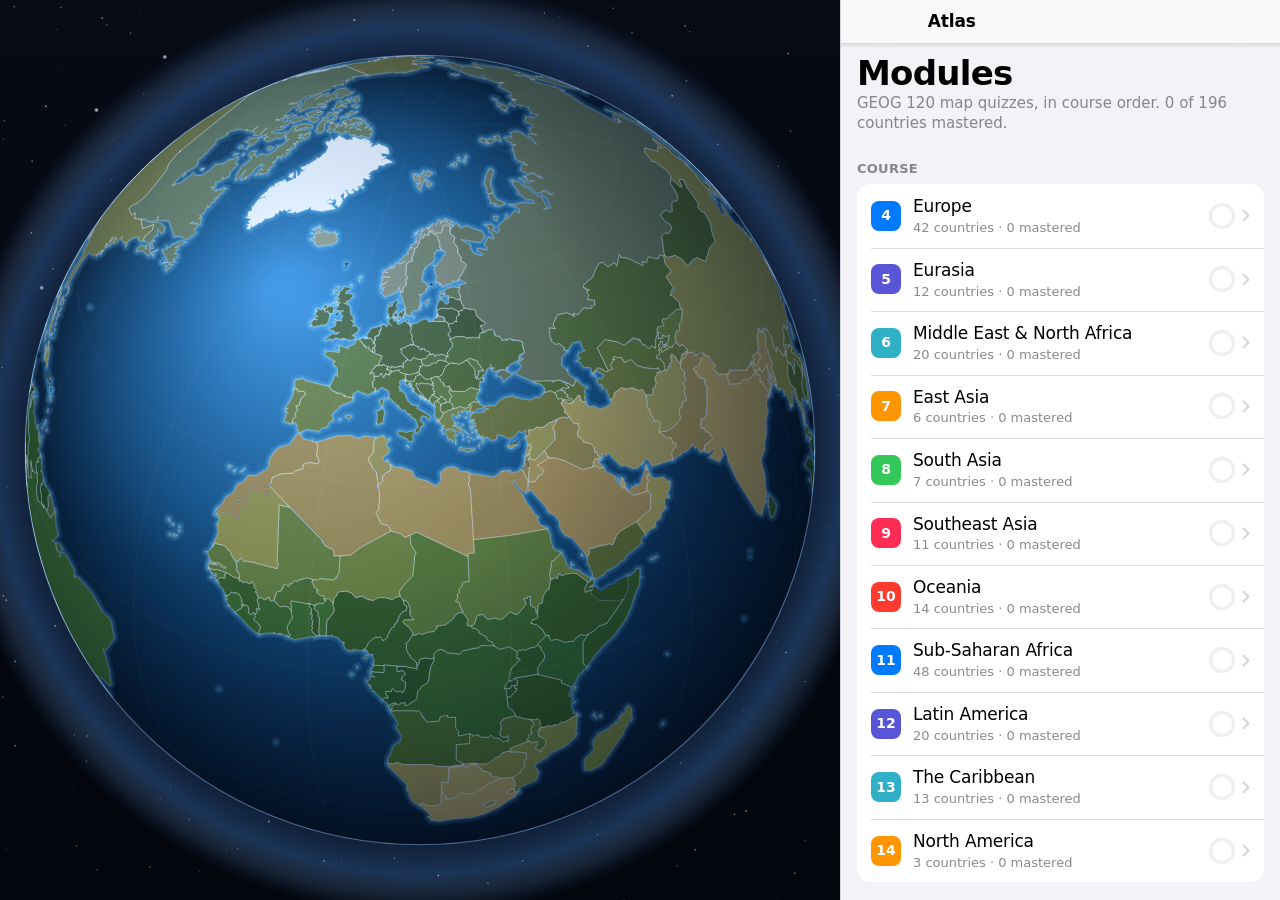
<file: index.html>
<!doctype html>
<html lang="en">
<head>
<meta charset="utf-8">
<meta name="viewport" content="width=device-width,initial-scale=1,viewport-fit=cover,maximum-scale=5">
<title>Atlas — World Map Drill</title>
<meta name="description" content="Learn every country on the GEOG 120 map quizzes, module by module. Guided lessons, pronunciation, endless quizzing, five map projections. Works offline.">
<meta name="color-scheme" content="light dark">
<meta name="theme-color" content="#F2F2F7" media="(prefers-color-scheme:light)">
<meta name="theme-color" content="#000000" media="(prefers-color-scheme:dark)">
<meta name="apple-mobile-web-app-capable" content="yes">
<meta name="mobile-web-app-capable" content="yes">
<meta name="apple-mobile-web-app-status-bar-style" content="default">
<meta name="apple-mobile-web-app-title" content="Atlas">
<meta property="og:title" content="Atlas — World Map Drill">
<meta property="og:description" content="Learn every country on the GEOG 120 map quizzes, module by module. Guided lessons, pronunciation, endless quizzing, five map projections. Works offline.">
<meta property="og:type" content="website">
<meta property="og:image" content="https://microgers.github.io/Atlas/icon-1024.png">
<meta property="og:url" content="https://microgers.github.io/Atlas/">
<meta name="twitter:card" content="summary_large_image">
<link rel="manifest" href="manifest.json"><link rel="apple-touch-icon" href="icon-180.png"><link rel="icon" href="favicon-32.png" sizes="32x32">
<style>
:root{
  --blue:#007AFF; --green:#34C759; --red:#FF3B30; --orange:#FF9500;
  --indigo:#5856D6; --teal:#30B0C7; --pink:#FF2D55; --ask:#FFC300;
  --bg:#F2F2F7; --bg2:#FFFFFF; --bg3:#FFFFFF; --fill:rgba(120,120,128,.12);
  --label:#000; --label2:rgba(60,60,67,.6); --label3:rgba(60,60,67,.3);
  --sep:rgba(60,60,67,.18); --navbg:rgba(249,249,251,.8);
  --sea:#AFCBE3; --seaHi:#CFE2F1; --land:#E9E9EB; --landOff:#DCDCE0;
  --line:#9A9AA0; --lineOff:#C2C2C8; --grat:rgba(0,0,0,.07); --limb:rgba(0,0,0,.18);
  --dot:#8E8E93; --dotRing:#fff; --labelBg:rgba(255,255,255,.92); --labelFg:#000;
  --font:-apple-system,BlinkMacSystemFont,"SF Pro Text","SF Pro Display","Segoe UI",system-ui,sans-serif;
  --r:14px; --spring:cubic-bezier(.32,.72,0,1);
}
@media (prefers-color-scheme:dark){ :root:not([data-theme="light"]){
  --bg:#000; --bg2:#1C1C1E; --bg3:#2C2C2E; --fill:rgba(120,120,128,.24);
  --label:#fff; --label2:rgba(235,235,245,.6); --label3:rgba(235,235,245,.3);
  --sep:rgba(84,84,88,.65); --navbg:rgba(20,20,22,.8);
  --blue:#0A84FF; --green:#30D158; --red:#FF453A; --orange:#FF9F0A;
  --indigo:#5E5CE6; --teal:#40C8E0; --pink:#FF375F; --ask:#FFD60A;
  --sea:#0C2438; --seaHi:#17415F; --land:#3A3A3C; --landOff:#242426;
  --line:#8E8E93; --lineOff:#48484A; --grat:rgba(255,255,255,.07); --limb:rgba(255,255,255,.22);
  --dot:#8E8E93; --dotRing:#0C2438; --labelBg:rgba(28,28,30,.92); --labelFg:#fff;
}}
:root[data-theme="dark"]{
  --bg:#000; --bg2:#1C1C1E; --bg3:#2C2C2E; --fill:rgba(120,120,128,.24);
  --label:#fff; --label2:rgba(235,235,245,.6); --label3:rgba(235,235,245,.3);
  --sep:rgba(84,84,88,.65); --navbg:rgba(20,20,22,.8);
  --blue:#0A84FF; --green:#30D158; --red:#FF453A; --orange:#FF9F0A;
  --indigo:#5E5CE6; --teal:#40C8E0; --pink:#FF375F; --ask:#FFD60A;
  --sea:#0C2438; --seaHi:#17415F; --land:#3A3A3C; --landOff:#242426;
  --line:#8E8E93; --lineOff:#48484A; --grat:rgba(255,255,255,.07); --limb:rgba(255,255,255,.22);
  --dot:#8E8E93; --dotRing:#0C2438; --labelBg:rgba(28,28,30,.92); --labelFg:#fff;
}
*{box-sizing:border-box;-webkit-tap-highlight-color:transparent}
[hidden]{display:none!important}
html{-webkit-text-size-adjust:100%}
body{margin:0;background:var(--bg);color:var(--label);font-family:var(--font);
  font-size:17px;line-height:1.35;overscroll-behavior-y:none;
  -webkit-font-smoothing:antialiased}
button{font:inherit;color:inherit;border:0;background:none;cursor:pointer}
:focus-visible{outline:3px solid var(--blue);outline-offset:2px;border-radius:6px}

/* ---------- shell ---------- */
.app{min-height:100dvh;display:flex;flex-direction:column}
.nav{position:sticky;top:0;z-index:30;background:var(--navbg);
  -webkit-backdrop-filter:saturate(180%) blur(20px);backdrop-filter:saturate(180%) blur(20px);
  border-bottom:.5px solid var(--sep);
  padding:max(6px,env(safe-area-inset-top)) 8px 6px;
  display:grid;grid-template-columns:1fr auto 1fr;align-items:center;gap:6px;min-height:44px}
.nav .t{font-size:17px;font-weight:600;letter-spacing:-.01em;text-align:center;
  white-space:nowrap;overflow:hidden;text-overflow:ellipsis}
.nb{color:var(--blue);font-size:17px;display:inline-flex;align-items:center;gap:2px;
  padding:6px 8px;border-radius:8px;justify-self:start;min-height:36px}
.nb.r{justify-self:end}
.nb:active{opacity:.4}
.nb svg{width:12px;height:20px}

.stage{position:relative;background:var(--sea);flex:0 0 auto}
.stage canvas{display:block;width:100%;height:100%;touch-action:none}
@media (min-width:900px){
  .app{display:grid;grid-template-columns:minmax(0,1fr) 440px;grid-template-rows:100dvh}
  .stage{grid-row:1;grid-column:1;height:100dvh}
  .side{grid-row:1;grid-column:2;height:100dvh;overflow-y:auto;border-left:.5px solid var(--sep);
    background:var(--bg);display:flex;flex-direction:column}
  .nav{grid-column:2}
}
@media (max-width:899px){ .side{display:flex;flex-direction:column;flex:1} }

.scroll{flex:1;overflow-y:auto;-webkit-overflow-scrolling:touch;
  padding-bottom:calc(40px + env(safe-area-inset-bottom))}
.pad{padding:0 16px}

/* ---------- type ---------- */
.large{font-size:34px;line-height:1.06;font-weight:700;letter-spacing:-.022em;
  margin:8px 0 2px;text-wrap:balance}
.sub{color:var(--label2);font-size:15px;margin:0 0 4px}
.say{color:var(--label2);font-size:14px;font-style:italic}
.ghead{font-size:13px;font-weight:600;letter-spacing:.02em;text-transform:uppercase;
  color:var(--label2);padding:22px 16px 7px}
.foot{font-size:13px;color:var(--label2);padding:8px 16px 0;line-height:1.4}

/* ---------- grouped list ---------- */
.group{background:var(--bg2);border-radius:var(--r);overflow:hidden;margin:0 16px}
.row{display:grid;grid-template-columns:auto 1fr auto;gap:12px;align-items:center;
  width:100%;padding:11px 14px;text-align:left;position:relative;min-height:52px}
.row+.row::before{content:"";position:absolute;left:14px;right:0;top:0;height:.5px;background:var(--sep)}
.row:active{background:var(--fill)}
.row .ic{width:30px;height:30px;border-radius:8px;display:grid;place-items:center;
  font-size:14px;font-weight:700;color:#fff;flex:0 0 auto}
.row .m{min-width:0}
.row .m b{display:block;font-size:17px;font-weight:400;letter-spacing:-.01em}
.row .m span{display:block;font-size:13px;color:var(--label2);margin-top:1px;
  overflow:hidden;text-overflow:ellipsis;white-space:nowrap}
.row .rt{display:flex;align-items:center;gap:6px;color:var(--label2);font-size:15px;
  font-variant-numeric:tabular-nums}
.chev{width:8px;height:13px;opacity:.35;flex:0 0 auto}
/* A chevron promises another screen. A setting that flips in place says so. */
.sw{width:42px;height:26px;border-radius:99px;background:var(--fill);position:relative;
  flex:0 0 auto;transition:background .22s var(--spring)}
.sw i{position:absolute;top:3px;left:3px;width:20px;height:20px;border-radius:50%;
  background:#fff;box-shadow:0 1px 3px rgba(0,0,0,.3);transition:transform .22s var(--spring)}
.sw.on{background:var(--green)}
.sw.on i{transform:translateX(16px)}
/* forced colours repaint both track and knob the same system colour and drop
   the shadow, which left a white disc on a white track — no visible control */
.sw,.sw i{border:1px solid transparent}
@media (forced-colors:active){
  .sw{border-color:CanvasText}
  .sw i{background:CanvasText}
  .sw.on{background:Highlight}
}
.ring{width:28px;height:28px;flex:0 0 auto}
.ring circle{fill:none;stroke-width:3.4}
.ring .bg{stroke:var(--fill)}
.ring .fg{stroke:var(--green);stroke-linecap:round;transition:stroke-dashoffset .5s var(--spring)}

/* ---------- buttons ---------- */
.btns{display:flex;flex-direction:column;gap:10px;padding:16px}
.bt{display:flex;align-items:center;justify-content:center;gap:8px;
  padding:14px 18px;border-radius:12px;font-size:17px;font-weight:600;letter-spacing:-.01em;
  background:var(--fill);color:var(--blue);transition:transform .12s var(--spring)}
.bt:active{transform:scale(.975)}
.bt.p{background:var(--blue);color:#fff}
.bt.g{background:var(--green);color:#fff}
.bt[disabled]{opacity:.35;pointer-events:none}
.bt.sm{padding:9px 14px;font-size:15px;border-radius:10px}
.brow{display:flex;gap:10px;padding:0 16px 16px;flex-wrap:wrap}
.brow .bt{flex:1;min-width:130px}

/* ---------- teaching card ---------- */
.card{background:var(--bg2);border-radius:var(--r);margin:0 16px;padding:16px;
  animation:pop .34s var(--spring)}
@keyframes pop{from{opacity:0;transform:translateY(10px) scale(.99)}to{opacity:1;transform:none}}
.tag{display:inline-flex;align-items:center;gap:6px;font-size:12px;font-weight:700;
  letter-spacing:.06em;text-transform:uppercase;color:var(--blue);padding:0 16px 6px}
.cname{font-size:30px;font-weight:700;letter-spacing:-.024em;line-height:1.06;
  display:flex;align-items:center;gap:9px;flex-wrap:wrap;text-wrap:balance}
.kv{display:flex;gap:10px;align-items:baseline;margin-top:12px;font-size:15px}
.kv .k{color:var(--label2);font-size:13px;text-transform:uppercase;letter-spacing:.04em;
  flex:0 0 58px;padding-top:2px}
.kv .v{font-weight:600}
.hook{margin-top:14px;padding-top:12px;border-top:.5px solid var(--sep);
  font-size:15px;color:var(--label2);line-height:1.45}
.fact{margin-top:14px;padding:11px 13px;border-radius:12px;background:var(--fill);
  font-size:15px;line-height:1.45;display:flex;gap:9px;align-items:flex-start}
.fact .k{flex:none;font-size:12px;font-weight:700;letter-spacing:.06em;text-transform:uppercase;
  color:var(--blue);padding-top:2px}
.fact .spk{flex:none;margin-left:auto}
.chips{display:flex;flex-wrap:wrap;gap:6px;margin-top:14px}
.chip{font-size:13px;background:var(--fill);border-radius:99px;padding:5px 11px;font-weight:500}
.spk{width:30px;height:30px;border-radius:50%;background:var(--fill);color:var(--blue);
  display:inline-grid;place-items:center;flex:0 0 auto}
.spk:active{background:var(--blue);color:#fff}
.spk svg{width:15px;height:15px}

/* ---------- quiz ---------- */
.ask{font-size:26px;font-weight:700;letter-spacing:-.02em;line-height:1.1;
  padding:2px 16px 0;display:flex;gap:9px;align-items:center;flex-wrap:wrap;text-wrap:balance}
.asksub{padding:6px 16px 0;color:var(--label2);font-size:14px;font-style:italic}
.opts{display:grid;gap:9px;padding:16px}
.opt{padding:15px 16px;border-radius:12px;background:var(--bg2);font-size:17px;
  text-align:left;font-weight:500;transition:transform .12s var(--spring)}
.opt:active{transform:scale(.985)}
.opt.ok{background:var(--green);color:#fff}
.opt.no{background:var(--red);color:#fff}
.fb{padding:2px 16px;min-height:3em;font-size:15px}
.fb b{font-weight:700}
.fb .ok{color:var(--green)} .fb .no{color:var(--red)}
.fb i{display:block;font-style:normal;color:var(--label2);margin-top:4px;line-height:1.4}
.prog{height:3px;background:var(--fill);position:relative;overflow:hidden}
.prog i{position:absolute;inset:0 auto 0 0;background:var(--blue);width:0;
  transition:width .35s var(--spring)}
.stats{display:flex;gap:26px;padding:14px 16px 0}
.stats i{display:block;font-style:normal;font-size:26px;font-weight:700;
  letter-spacing:-.02em;font-variant-numeric:tabular-nums}
.stats em{display:block;font-style:normal;font-size:12px;color:var(--label2);
  text-transform:uppercase;letter-spacing:.05em;margin-top:1px}
.big{font-size:64px;font-weight:700;letter-spacing:-.04em;line-height:1;
  font-variant-numeric:tabular-nums;padding:6px 16px 0}
.big span{font-size:.32em;color:var(--label2);letter-spacing:0;margin-left:4px}

/* ---------- projection picker ---------- */
.seg{display:flex;background:var(--fill);border-radius:10px;padding:2px;margin:0 16px;gap:2px;
  overflow-x:auto;scrollbar-width:none}
.seg::-webkit-scrollbar{display:none}
.seg button{flex:1;padding:7px 4px;border-radius:8px;font-size:13px;font-weight:600;
  color:var(--label);white-space:nowrap}
.seg button[aria-pressed="true"]{background:var(--bg2);box-shadow:0 1px 3px rgba(0,0,0,.12);
  color:var(--blue);outline:1.5px solid var(--blue);outline-offset:-1.5px}
/* the selected button sets `outline`, which would otherwise out-specify the
   global focus ring and leave the one button keyboard users land on first with
   no focus indicator at all */
.seg button[aria-pressed="true"]:focus-visible{outline:3px solid var(--blue);outline-offset:2px}
.pnote{padding:10px 16px 0;font-size:13px;color:var(--label2);line-height:1.45}

.weak{display:flex;flex-wrap:wrap;gap:6px;padding:0 16px}
.weak span{font-size:13px;border-radius:99px;padding:4px 10px;background:var(--fill);
  font-variant-numeric:tabular-nums}
.empty{color:var(--label2);font-size:15px;padding:0 16px}
@media (prefers-reduced-motion:reduce){*{animation:none!important;transition:none!important}}
@media (max-width:899px){ .stage{height:min(44dvh,420px);min-height:220px} }
#nav-right{justify-self:end;display:flex;align-items:center;gap:4px}

/* ---------- projection reference ---------- */
.pdef{background:var(--bg2);border-radius:var(--r);margin:0 16px 10px;padding:14px 16px 15px;
  border:1.5px solid transparent}
.pdef.live{border-color:var(--blue)}
.ptitle{display:flex;flex-direction:column;gap:1px;width:100%;text-align:left;padding:0 0 8px}
.pn{font-size:20px;font-weight:700;letter-spacing:-.018em;display:flex;align-items:baseline;gap:8px}
.pn em{font-style:normal;font-size:11px;font-weight:700;letter-spacing:.06em;text-transform:uppercase;
  color:var(--blue)}
.ps{font-size:13px;color:var(--label2)}
.pd{font-size:14px;color:var(--label2);line-height:1.45;margin:0 0 11px}
.pkv{display:grid;grid-template-columns:84px 1fr;gap:10px;font-size:14px;line-height:1.4;
  color:var(--label2);padding-top:8px;border-top:.5px solid var(--sep)}
.pk{font-size:11px;font-weight:700;letter-spacing:.05em;text-transform:uppercase;padding-top:3px}
.pk.keep{color:var(--green)}
.pk.cost{color:var(--orange)}

</style>
</head>
<body>
<div class="app">
  <div class="stage"><canvas id="map" aria-label="World map"></canvas></div>
  <div class="side">
    <header class="nav">
      <button class="nb" id="nav-back" hidden><svg viewBox="0 0 12 20" aria-hidden="true"><path d="M10 1 2 10l8 9" fill="none" stroke="currentColor" stroke-width="2.4" stroke-linecap="round" stroke-linejoin="round"/></svg><span id="nav-back-t"></span></button>
      <div class="t" id="nav-title">Atlas</div>
      <div id="nav-right"></div>
    </header>
    <div class="prog" id="prog" aria-hidden="true"><i></i></div>
    <main class="scroll"><div id="view"></div></main>
  </div>
</div>
<script>window.DATA={"c":{"IS":{"n":"Iceland","c":"Reykjavik","s":"EYESS-lund / RAYK-yuh-vik","h":"Alone in the North Atlantic, far northwest of everything. No land borders — if it touches nothing, it's Iceland.","f":"Iceland helped found NATO in 1949, yet it is the only member with no army of its own.","d":"-777,3311;47,8 -16,-5 -10,-9 21,-4 1,-6 -7,-7 21,1 4,-5 -8,-5 16,3 27,-6 -2,-6 -7,-2 8,-4 -6,-4 10,-4 -2,-4 -13,-2 0,-7 -9,-6 -17,0 -5,-12 -22,-9 -46,-7 -40,-16 -59,-7 -6,-9 -16,-1 2,-2 -22,-4 -77,8 -15,6 7,4 -3,2 -12,-3 -24,7 2,3 -3,0 -14,-4 -61,-2 -4,10 2,3 10,-4 22,4 19,13 11,2 -30,-3 8,4 -5,1 2,5 18,5 -28,-4 -8,4 4,5 -11,4 -44,1 -24,-4 -10,6 62,9 44,0 6,7 -13,-3 -23,4 33,12 -53,7 -50,-9 -29,6 12,5 19,-4 -8,4 -4,8 24,-5 17,4 -21,1 -7,3 16,2 -13,7 2,2 15,-2 -8,4 7,4 20,-5 2,-5 18,2 2,-8 9,2 0,8 -25,8 23,2 -10,4 -22,0 11,5 24,0 51,-21 -6,-3 10,-3 -3,-8 -14,-1 15,-7 -4,-5 10,-3 5,-8 10,15 7,4 6,1 11,-4 5,7 0,16 8,3 36,-17 5,16 27,5 28,-15 7,-7 2,4 -11,14 1,3 20,-1 17,-9 20,12 16,-4 18,4 3,4 -6,8 15,4 13,0"},"IE":{"n":"Ireland","c":"Dublin","s":"EYER-lund / DUB-lin","h":"The smaller western island. Separated from Britain by the Irish Sea; Northern Ireland (UK) is the top-right corner you do NOT colour in.","f":"Ireland, the Emerald Isle, stays neutral outside NATO yet hosts the European headquarters of many giant American tech companies.","d":"-361,2755;-8,-4 -9,-13 -18,-3 8,-5 -19,-7 14,-12 13,-4 14,0 8,5 -2,3 10,5 10,-9 8,-3 -1,-5 18,2 6,-2 1,-2 -7,0 -2,-4 10,-18 -1,-11 7,-22 -7,-9 -3,-10 -12,-10 7,-5 -28,-4 -4,4 -2,-4 -26,-3 -5,-5 -11,-3 -11,-6 -17,3 3,-4 -3,-4 -45,-11 -8,1 -19,-2 16,10 -30,-4 26,14 -24,-5 -13,1 -2,3 24,13 -25,1 2,3 11,4 18,-1 -6,7 13,7 43,7 -11,4 -9,-6 -19,1 -18,-4 20,10 6,6 -3,2 8,8 19,5 -30,2 -5,5 -13,0 4,3 -15,1 2,3 -3,3 20,3 -9,3 0,3 16,4 0,4 -17,-1 3,12 -4,-1 -2,5 -6,-1 2,5 25,2 12,0 9,-5 7,4 23,-2 -4,5 19,8 5,7 -16,-1 -15,3 19,10 -1,7 6,6 27,2 -1,3 5,1 5,-7 -5,-7 9,3 -2,10 11,3 -3,3 3,0 17,-6|-497,2696;-16,3 4,2"},"GB":{"n":"United Kingdom","c":"London","s":"yoo-NY-ted KING-dum / LUN-dun","h":"The big island plus Northern Ireland. Scotland is the head, Wales the western bump, Cornwall the southwest toe.","f":"The United Kingdom left the EU in 2020, a split nicknamed Brexit, short for British exit.","d":"-133,2581;-45,-10 -16,9 -18,-2 7,5 -14,4 -26,-6 -18,13 56,22 8,11 -6,19 -29,-6 21,17 42,10 16,-4 -3,7 5,1 16,-6 -16,11 10,33 -15,-3 -22,22 7,11 21,9 -26,-1 -20,-8 -43,3 -5,-8 -11,9 -2,6 25,26 -11,10 4,11 12,1 -13,6 2,5 -21,-14 0,9 11,9 -19,-11 -9,-32 -10,-1 13,22 -6,1 4,22 18,25 -24,-11 -24,9 21,7 -7,2 15,17 -13,10 12,5 -8,6 7,11 22,0 -13,9 4,9 17,1 -4,6 5,10 96,3 -8,-16 -39,-18 -2,-5 9,-2 -14,-12 42,7 72,-5 4,-7 -36,-42 -41,-14 22,2 10,-7 -34,-12 -21,4 82,-10 24,-16 21,-44 58,-29 -6,-5 16,-21 -39,6 18,-1 29,-18 4,-9 -16,-13 12,-5 14,8 25,0 33,-14 -8,-30 -16,-5 -3,-9 -21,-3 7,-8 -24,-6 50,-5 -1,-9 -22,-13 -38,-8 -81,7 4,-4 -9,-4 -26,-1 0,-6 -48,6 -20,-4 -14,-20 -26,8 -26,-5 -20,-13 -25,1 72,56 52,1|-311,2704;-22,-1 -20,17 -13,-13 -14,0 -27,16 19,7 -8,5 18,3 17,17 55,6 20,-20 -8,-9 15,1 5,-8 -10,2 4,-13|-310,2918;-18,-13 7,-4 -27,-13 -6,3 11,5 -10,4 -1,9 18,0 -1,7|-307,2875;0,-9 23,-3 -13,-11 -5,8 -14,0 -22,12 20,11|-65,3027;12,-5 -12,-28 0,14 -18,6 14,3 -10,8|-289,2817;-27,-2 9,10 -9,4 11,3|-210,2666;6,-3 -15,-6 -9,12|-306,2797;2,-14 -11,-3 0,9 -10,-4|-153,2951;15,-3 -29,1 1,8|-255,2772;-11,2 -2,9 9,2|-53,2535;-10,-6 -15,4|-299,2791;-5,4 18,11|-360,2884;5,-3 -4,-4 -17,3|-362,2856;-7,1 -2,12 8,0|-52,3026;-6,4 3,6"},"NO":{"n":"Norway","c":"Oslo","s":"NOR-way / OZ-loh","h":"The western, Atlantic-facing half of Scandinavia. Shredded fjord coastline, and it curls over the top of Sweden and Finland.","f":"Norway, meaning the north way, pumps North Sea oil and gas, making it a top energy supplier to Europe.","d":"1031,3452;-25,-1 -7,-33 -84,10 -19,-30 -57,-3 -65,-80 -47,-8 -3,-42 -42,-36 21,-24 -94,-25 -1,-94 36,-18 -29,-18 9,-45 -40,-25 -2,-34 -40,13 -12,29 -21,-38 -159,-49 -74,35 42,14 -24,5 26,23 -61,-20 6,24 85,44 -93,-44 3,22 24,2 -27,16 25,12 -26,-2 -6,20 130,9 -125,-2 12,15 -20,20 90,0 -80,14 148,29 -68,-1 42,19 52,-13 -23,16 26,23 104,-8 33,28 -68,-25 -22,14 93,59 63,12 -31,7 33,37 63,10 -46,-3 5,20 110,28 -49,4 58,3 -40,23 138,31 -52,6 87,47 71,16 -2,-19 34,26 -11,-30 32,9 -6,20 68,-4 -31,20 66,7 34,-20 65,51 55,-7 -27,-36 64,39 4,-26 20,6 31,29 40,-6 -25,-15 19,-1 -4,-21 32,31 104,-23 -107,-13 106,-29 -97,-27 9,33 -128,12 -82,-66 -126,6 -41,28|839,3995;230,-58 -111,-18 -123,-90 -135,46 146,20 -162,6 166,17 -27,7 16,8 -105,3 -77,-24 -89,36 52,0 -60,8 -26,32 151,5 -57,-14 70,-12 32,23 87,-41 -26,35|1045,4012;69,-10 36,22 210,-29 -215,-33 -229,31 27,9 -47,5 71,-1 14,17|1080,3930;165,-42 -105,-24 -94,9 37,23 -72,28|788,3428;-75,-18 85,55|875,3480;23,-20 -57,-6|760,3447;1,-16 -42,5"},"SE":{"n":"Sweden","c":"Stockholm","s":"SWEE-dun / STOK-hohm","h":"The eastern half of the same peninsula, facing the Baltic. Smooth coast — Norway got all the fjords.","f":"Sweden dropped two centuries of neutrality and joined NATO in 2024, turning the Baltic Sea into nearly a NATO lake.","d":"569,2952;13,-6 8,19 -6,15 40,25 5,18 -14,27 20,3 9,15 -36,18 7,28 -9,16 5,20 -11,15 40,35 58,1 9,8 -3,14 -22,6 42,36 8,25 -5,17 47,8 -3,9 49,29 -10,22 56,30 30,-7 13,12 -1,16 91,-8 13,6 -14,3 19,15 -11,9 39,-2 137,-51 -9,-25 14,-2 -5,-14 17,-16 -14,-28 23,-23 -88,3 -7,-13 -35,-10 2,-7 -9,3 8,-10 -22,-16 19,-17 -38,-30 -108,-34 -14,-9 7,-5 -29,-1 8,-14 -33,-7 13,-11 -13,-19 4,-9 -13,2 -3,-7 5,-44 36,-5 52,-39 -52,-23 30,2 -14,-15 -65,-22 -38,-1 35,-7 -13,-3 6,-11 -11,-20 -2,-38 -30,-45 -60,-1 -25,-15 6,-16 -8,-6 -65,1 5,16 -25,28 16,-2 -7,9 10,1 1,8 -23,14 -49,72 -10,1 -5,31|954,2892;-13,-7 4,-15 -38,-24 7,8 -9,10 2,14|826,2815;-5,13 35,38"},"FI":{"n":"Finland","c":"Helsinki","s":"FIN-lund / hel-SINK-ee","h":"East of Sweden. The only Nordic country whose whole eastern flank is Russia.","f":"Finland joined NATO in 2023, more than doubling the alliance's land border with Russia.","d":"1208,3290;-23,23 0,11 14,17 -17,16 5,14 -14,2 2,21 7,4 -39,20 -43,8 -69,26 22,0 0,9 27,3 41,-28 45,-4 34,8 47,-10 40,19 1,15 13,19 25,13 69,7 62,-19 10,-10 -25,-15 6,-8 -27,-6 18,-3 -15,-18 10,-15 33,-6 32,-20 -46,-38 51,-56 1,-5 -19,-3 5,-3 -11,-16 11,-5 -11,-9 25,-11 -6,-11 25,-14 2,-8 -26,-17 59,-27 18,-16 -30,-28 -157,-89 -63,-6 2,10 -10,-10 -21,3 4,-7 -14,-4 -140,-22 12,10 -17,10 -3,-7 -17,-3 6,18 -57,11 -4,18 12,32 -17,19 4,15 -12,17 19,21 9,0 -6,8 39,6 -4,6 15,10 53,20 48,38 36,3 3,31 -33,10 -3,9|1109,3019;12,-4 -3,-7|1061,3162;10,0 -8,-4 -9,6|1073,3026;-8,-2 -4,6"},"DK":{"n":"Denmark","c":"Copenhagen","s":"DEN-mark / koh-pun-HAY-gun","h":"The thumb of Jutland pointing up out of Germany, plus a scatter of islands to its east.","f":"Denmark's kingdom includes Greenland, the world's largest island.","d":"487,2741;-24,-1 -29,5 -5,12 5,1 -3,13 -24,9 3,19 -4,8 2,23 26,-5 10,12 9,3 7,-5 3,16 -13,0 -11,-15 -16,-3 -10,5 8,11 10,7 41,3 26,20 33,8 -8,-6 4,-9 -1,-10 -11,-12 -1,-19 10,-5 18,0 4,-4 -8,-10 -11,-2 -8,3 -10,-20 -14,-1 6,-4 -21,-13 4,-12 -11,-11 9,-1 5,-3|628,2789;-1,-6 -11,-4 -5,-6 8,-4 2,-5 -16,-5 -2,-18 -10,-2 -6,7 -4,13 -19,1 -6,6 2,7 -4,7 -7,6 17,2 8,9 7,1 4,-3 0,-9 6,-1 6,10 -4,3 18,8 18,-3|532,2781;9,-15 -2,-9 -8,-4 -32,5 -6,10 0,8|568,2745;19,-5 1,-6 -15,-3 -21,8 1,8|754,2751;-20,4 2,7 2,3 19,-8|537,2738;-6,5 16,15|503,2744;-13,1 -1,8|627,2748;-21,-2 8,7|530,2789;-4,0 1,11 6,-6|553,2863;-9,0 10,4 5,-1|524,2742;-7,1 -7,5|633,2780;-5,-2 -2,3 4,3"},"EE":{"n":"Estonia","c":"Tallinn","s":"eh-STOH-nee-uh / TAL-in","h":"Top of the three Baltics. Directly across the gulf from Helsinki — near enough to ferry.","f":"After a huge cyberattack in 2007, Estonia became home to NATO's cyber defense center.","d":"1368,2876;-20,4 -25,-3 -23,15 -36,10 -1,-2 -7,3 -40,-9 10,24 -9,1 -11,-6 -18,5 -12,15 8,6 -9,1 -3,6 4,4 -3,2 2,8 29,5 -1,4 16,5 53,2 4,2 -1,4 56,-4 18,-5 46,-2 6,3 7,-5 -13,-5 -7,-11 -16,-14 5,-17 -2,-11 9,-14 5,-3 -12,-4|1131,2931;17,-1 18,-7 -10,-1 -20,-10 -17,-1 -6,-3 -5,-10 -8,-1 -1,3 10,8 -15,5 -1,2 6,4 -6,6 20,0 3,4|1146,2941;-4,-2 -4,2 -5,-6 -6,-1 -3,2 -3,7 -18,4 20,2 9,5 4,-3 9,-1|1167,2928;-14,3 5,3 9,-2"},"LV":{"n":"Latvia","c":"Riga","s":"LAT-vee-uh / REE-guh","h":"The middle Baltic. Sandwiched: Estonia above, Lithuania below.","f":"Latvia was annexed by the Soviet Union in 1940, a takeover America never officially recognized.","d":"1330,2783;-16,5 -31,17 -30,5 -11,11 -18,-7 -18,-1 -46,5 -8,-2 -8,4 -40,0 -21,-4 -31,-12 0,28 2,9 14,10 5,15 13,13 42,7 4,-6 25,-14 7,-12 18,-5 15,1 22,13 -3,31 40,9 7,-3 1,2 36,-10 23,-15 25,3 26,-4 3,-5 15,-6 -10,-23 10,1 13,-16 5,-14 -3,-6 -12,-3 -13,-8 -3,-6 -26,2"},"LT":{"n":"Lithuania","c":"Vilnius","s":"lith-oo-AY-nee-uh / VIL-nee-us","h":"Bottom Baltic — the only one that reaches down to touch Poland.","f":"Lithuania meets Poland at the Suwalki Gap, a narrow NATO lifeline squeezed between Belarus and Russia's Kaliningrad.","d":"1138,2718;-4,10 7,16 -13,9 -24,0 -35,11 -7,-1 0,10 -9,18 -1,13 31,12 21,4 40,0 8,-4 8,2 46,-5 18,1 21,6 8,-10 30,-5 31,-17 16,-5 -7,-16 16,-3 -9,-7 -15,0 -6,-7 -16,-4 -7,-10 0,-8 -9,-11 10,-4 1,-4 -4,-2 -8,1 -3,7 -21,-8 -8,0 -6,-8 -22,-4 -6,3 -32,-2 -4,1 0,7 -6,6|1048,2764;-3,0 11,17"},"PL":{"n":"Poland","c":"Warsaw","s":"POH-lund / WOR-saw","h":"The square east of Germany, with a Baltic coastline across its top.","f":"Poland's name comes from its fields, and those open plains made it an invasion route between Germany and Russia.","d":"1180,2576;3,-11 22,-21 -6,-5 5,-12 -5,-6 -13,-2 -16,-10 -38,-32 5,-12 -2,-6 7,-5 -2,-3 -39,9 -6,7 -13,4 -28,0 -11,-5 -25,3 -10,-3 -5,-7 -15,1 1,9 -8,1 -9,10 -14,-10 -10,0 -1,5 -5,1 -2,5 -10,7 -2,6 -27,8 -7,-3 -13,7 -2,2 8,4 -2,3 -14,-2 -27,8 6,-9 -18,-7 -22,16 11,8 -7,4 -14,-2 -32,10 -5,7 -13,3 -1,-7 -9,-1 11,20 -6,10 -9,3 1,5 -7,11 8,12 -10,14 3,8 -25,18 15,17 -8,25 16,-4 -1,9 -17,3 -1,2 99,19 19,13 35,8 41,6 12,0 22,-8 2,-2 -18,5 7,-11 4,-4 16,-5 31,6 128,-5 37,2 28,-13 7,-27 14,-29 1,-16 -25,-9 -11,-12 24,-12"},"DE":{"n":"Germany","c":"Berlin","s":"JUR-muh-nee / bur-LIN","h":"The big block in the middle. It borders nine countries — more than anyone else here.","f":"Germany is home to more American troops than any other European country, many at the huge Ramstein Air Base.","d":"476,2376;-47,13 -9,-5 8,-3 -7,-1 -43,0 3,28 26,41 -34,9 -36,0 -20,15 7,17 -11,4 -8,11 13,11 -1,7 -8,3 3,4 -12,8 2,7 -9,7 13,5 4,14 -13,19 40,6 -1,8 13,6 3,9 -17,8 2,5 14,0 8,16 1,16 -7,5 7,14 40,2 8,-8 -3,-4 7,-1 5,8 8,-4 0,-6 6,24 29,-1 29,-15 -23,15 -17,3 -4,17 -13,2 0,5 16,7 -14,18 47,-2 20,-9 -8,-10 43,-8 15,3 -1,-10 -10,-5 6,-4 24,-3 36,11 23,15 23,-2 20,-14 14,1 7,-15 20,-7 8,-25 -15,-17 25,-18 -3,-8 10,-14 -8,-12 6,-16 11,-4 1,-17 -10,-14 -22,11 -3,-2 5,-5 -40,-10 -31,-15 -20,0 -13,-11 -9,4 21,-18 -7,-8 13,-14 56,-32 1,-12 -15,0 -5,-11 -31,-13 10,-10 -3,-9 8,-3 -2,-9 -17,9 -24,3 -1,-5 -57,-11 -8,6 -22,2 -4,-10 -9,-4 -10,11|686,2719;-1,-5 -11,3 -6,-5 -10,6 1,9 12,8 12,-7|711,2698;0,-4 -15,0 -5,12|415,2739;5,14 -1,-8 13,0|564,2721;-13,2 3,4"},"NL":{"n":"Netherlands","c":"Amsterdam","s":"NETH-er-lundz / AM-ster-dam","h":"North of Belgium, tucked into the corner where the German coast turns. Flat, and partly below sea level.","f":"The Netherlands, meaning the low lands, is home to Rotterdam, Europe's biggest port.","d":"300,2538;-48,35 -79,4 41,-3 -17,16 41,57 103,25 19,-8 -25,-37 16,-14 -54,-23"},"BE":{"n":"Belgium","c":"Brussels","s":"BEL-jum / BRUSS-ulz","h":"Small wedge stacked above France and below the Netherlands, on the North Sea.","f":"Belgium is Europe's headquarters country, home to the main offices of both NATO and the European Union.","d":"211,2569;8,-1 1,0 -1,3 6,3 7,-3 6,4 4,-5 5,0 5,3 3,-6 6,-3 13,0 17,-8 -3,-8 -6,-6 5,-4 13,0 12,-8 -3,-4 8,-3 1,-7 -9,-4 -3,-6 -7,2 -12,-12 -1,-6 8,-8 -3,-4 -16,-2 -11,8 -14,5 -7,0 -1,7 -3,2 4,9 -2,1 -6,-3 -2,-5 -6,-2 -20,1 3,6 -3,2 2,5 -7,4 -13,1 -5,-2 -4,9 -16,3 -2,6 -7,6 -13,-3 -12,8 0,4 -4,7 35,13 6,1 5,-7 7,2 16,-4"},"LU":{"n":"Luxembourg","c":"Luxembourg City","s":"LUK-sum-burg / LUK-sum-burg","h":"A postage stamp sitting exactly on the Belgium–France–Germany triple point.","f":"Luxembourg sounds like luxury, and banking makes it one of the richest countries per person on Earth.","d":"306,2506;0,-4 4,-6 6,-4 8,-2 0,-5 -5,-5 -2,-7 -8,2 -8,-3 -10,3 -1,2 4,5 -8,8 1,6 6,8 6,4 5,0"},"FR":{"n":"France","c":"Paris","s":"FRANSS / PAIR-iss","h":"The hexagon. Atlantic on the west, Mediterranean on the south, Alps on the east.","f":"France, America's oldest ally, helped win the Revolutionary War.","d":"381,2380;-33,-7 -49,-62 40,9 19,-50 -26,-17 13,-36 37,-9 -7,-20 -69,-34 -110,24 -43,-32 8,-24 -59,-4 -176,36 -16,16 36,107 27,-27 -30,66 -46,25 -7,17 23,3 -129,30 -18,11 22,13 -26,8 169,10 -24,51 114,-12 -12,13 71,28 4,31 42,11 81,-56 34,9 34,-32 132,-27|-2731,116;31,63 -24,67 28,42 51,-17 45,-53 9,14 8,-29 -52,-85|474,2140;-15,-71 -31,49"},"CH":{"n":"Switzerland","c":"Bern","s":"SWIT-ser-lund / BURN","h":"Alpine block under Germany, ringed by France, Italy, Austria and Liechtenstein.","f":"Switzerland has stayed neutral for over two centuries, so Geneva became a home for peace talks and the Red Cross.","d":"476,2376;5,-3 -7,-14 0,-6 18,-3 2,-3 13,-4 10,6 6,-4 -3,-12 2,-6 -8,1 -4,3 -6,-1 -2,-6 4,-12 -4,0 -5,6 -21,-3 -5,9 -6,1 -2,-1 0,-10 -13,-13 2,-7 -4,-3 -9,9 2,4 -9,2 -9,6 -2,10 -16,-8 1,-6 -6,-7 -11,-5 -12,3 -21,-5 -3,1 -14,13 2,6 -3,7 -17,1 -9,-5 2,-4 -4,-3 -11,-2 0,3 6,3 1,5 -3,2 5,10 12,7 3,9 10,4 15,12 2,4 -5,3 3,3 9,1 3,-2 7,0 14,8 40,0 7,1 -8,3 9,5 15,-6 15,1"},"AT":{"n":"Austria","c":"Vienna","s":"AWS-tree-uh / vee-EN-uh","h":"A long east–west sliver east of Switzerland. Vienna sits way out at the far eastern tip.","f":"Austria, whose name means eastern realm, houses OPEC's headquarters though it pumps little oil itself.","d":"476,2364;5,9 -5,3 12,3 22,-11 -1,-4 9,4 4,10 22,-2 8,-6 34,9 23,2 1,5 14,-4 10,1 7,-6 10,-3 2,9 -8,3 3,9 -10,9 3,4 28,10 5,11 12,-2 5,11 11,-8 32,0 5,7 7,2 4,11 41,-7 12,-5 15,-1 9,3 17,-5 4,-5 -5,-11 14,-19 -6,-8 2,-7 -14,-1 -9,4 -9,-4 11,-4 2,-3 -3,-5 -9,-2 -1,-9 4,-5 -2,-6 -21,-8 -4,-8 -10,2 -16,-5 -27,-1 -18,-10 -103,14 -16,13 0,7 -19,-5 -27,0 -12,-10 -26,4 -7,6 -10,-6 -13,4 -2,3 -13,3"},"LI":{"n":"Liechtenstein","c":"Vaduz","s":"LIKT-un-styne / fah-DOOTS","h":"A speck on the Rhine, wedged between Switzerland and Austria.","f":"Liechtenstein scrapped its army in 1868 and has gone without a military ever since.","d":"479,2353;-5,0 0,6 2,5 5,-9"},"MC":{"n":"Monaco","c":"Monaco","s":"MON-uh-koh / MON-uh-koh","h":"A dot on France's Mediterranean coast, almost at the Italian border.","f":"Monaco leaves its defense to France under a treaty first signed in 1918.","d":"372,2187;-3,0 1,1"},"CZ":{"n":"Czechia","c":"Prague","s":"CHEK-ee-uh / PRAHG","h":"A diamond southeast of Germany. Landlocked, ringed by mountains.","f":"Czechia and Slovakia split peacefully in 1993, a breakup nicknamed the Velvet Divorce.","d":"942,2476;-12,-1 -22,-12 -4,-10 -16,-9 -31,-2 -9,-12 -4,5 -17,5 -9,-3 -15,1 -12,5 -41,7 -4,-11 -7,-2 -5,-7 -25,-1 -7,1 -25,18 -5,0 -26,19 -12,4 -15,16 7,8 -16,10 -5,10 9,-6 13,11 20,0 4,5 21,5 6,5 40,10 -4,6 13,-1 4,-7 5,-2 13,3 1,7 13,-3 5,-7 32,-10 18,0 3,-2 -2,-3 -9,-5 22,-16 18,7 -6,9 27,-8 14,2 2,-3 -8,-4 2,-2 13,-7 7,3 14,-6 11,-1"},"SK":{"n":"Slovakia","c":"Bratislava","s":"sloh-VAH-kee-uh / brat-ih-SLAH-vuh","h":"A long thin strip running east off Czechia — they split in 1993.","f":"Slovakia, often mixed up with Slovenia, builds more cars per person than any other country.","d":"1127,2454;-12,-20 -8,-6 -2,-8 -19,-3 -13,11 -49,-2 -7,-11 -22,-8 -14,4 -8,-5 -33,-6 -4,-11 -48,0 -6,2 -16,9 -12,2 -11,17 6,15 8,8 17,-1 14,3 16,9 4,10 22,12 17,0 1,-5 10,0 14,10 9,-10 8,-1 -1,-9 2,0 13,-1 5,7 10,3 13,1 16,-4 7,5 14,0 27,-4 6,-7"},"HU":{"n":"Hungary","c":"Budapest","s":"HUNG-guh-ree / BOO-duh-pest","h":"The oval below Slovakia. Landlocked, with the Danube cutting through Budapest.","f":"Hungary rose up against Soviet control in 1956, but Soviet tanks crushed the revolt within weeks.","d":"1107,2420;6,0 5,-7 11,-6 9,-2 6,-8 -13,-9 -17,-2 -14,-11 0,-5 -17,-18 -8,-17 -10,-6 -2,-8 -11,-9 -14,0 -5,-5 -21,-2 -31,3 -21,-9 -6,2 -8,-4 -13,-2 -11,-7 -32,2 -24,10 -22,17 -18,8 -12,18 -9,0 18,7 2,6 -4,5 1,9 9,2 3,5 -2,3 -11,4 9,4 9,-4 14,1 -2,7 6,8 9,0 22,-11 48,0 4,11 33,6 8,5 14,-4 22,8 7,11 49,2 13,-11"},"SI":{"n":"Slovenia","c":"Ljubljana","s":"sloh-VEE-nee-uh / lyoo-blee-AH-nuh","h":"Small, just under Austria. It only gets about 45 km of Adriatic coast.","f":"Slovenia was the first former Yugoslav republic to join the EU and NATO.","d":"826,2325;-10,2 -4,-3 1,-5 -2,0 -8,0 -6,-5 -15,-4 -2,-3 3,-5 0,-9 -19,-6 4,-5 -4,-3 3,-6 -5,-1 -14,3 -8,-1 -12,9 -10,-9 -14,0 -4,1 -6,-4 -13,3 -2,2 7,3 8,2 -8,7 -7,3 1,8 -6,0 0,3 7,5 1,2 -11,2 -2,2 1,3 4,2 10,5 1,3 42,-6 11,5 7,5 16,2 11,-1 16,5 10,-2 1,6 6,3 9,0 5,-11"},"HR":{"n":"Croatia","c":"Zagreb","s":"kroh-AY-shuh / ZAH-greb","h":"The boomerang. A long thin Adriatic coast that wraps all the way around Bosnia.","f":"Croatia curls like a croissant around Bosnia and Herzegovina, leaving its neighbor only a tiny strip of seacoast.","d":"679,2276;15,-5 6,4 18,-1 10,9 12,-9 27,-1 -3,6 4,3 -4,5 17,5 2,3 -3,14 23,10 8,0 1,5 4,3 21,-6 29,-21 24,-10 28,-2 15,7 12,2 -3,-5 5,-9 -1,-3 7,-4 -3,-6 20,-11 -13,1 -4,-3 1,-11 -7,-3 -8,3 -6,8 -33,3 -9,-3 -8,4 -8,-2 -19,3 -10,5 -6,-4 -14,1 -11,-11 -17,11 -9,-2 -2,-21 18,-12 10,-20 39,-30 10,-4 1,-7 17,-15 -3,-3 -34,23 -25,7 -21,-1 -2,7 -38,26 -3,4 18,1 -25,16 -4,5 -2,19 -16,11 -11,2 -4,-9 -17,-17 -14,14|922,2128;4,-6 -35,18 -39,11 9,0 25,-8 -3,2 7,0|724,2233;-3,0 -5,12 0,13 7,-9|740,2249;-6,-1 -12,7 7,6|839,2164;-18,2 2,3 7,0|860,2156;-26,0 -15,5|759,2217;-13,7 -9,11|833,2150;26,-4 -17,-1|760,2196;-3,-1 -14,13|742,2238;-9,2 1,2|880,2138;7,-3 -20,4|769,2199;3,-4 -3,1 -6,5"},"BA":{"n":"Bosnia & Herzegovina","c":"Sarajevo","s":"BOZ-nee-uh, hert-suh-goh-VEE-nuh / sar-uh-YAY-voh","h":"The triangle sitting inside Croatia's boomerang. Nearly landlocked — it has 20 km of coast.","f":"Bosnia and Herzegovina's war in the 1990s ended with a peace deal hammered out in Dayton, Ohio, in 1995.","d":"960,2177;-12,-1 3,-11 -8,2 -9,-5 -3,-11 -8,-1 0,-11 4,-7 -4,-4 -17,7 -16,10 -7,0 -4,2 4,2 -2,3 -16,13 -1,7 -10,4 -39,30 -4,5 -6,15 -18,12 2,21 9,2 17,-11 11,11 14,-1 6,4 10,-5 19,-3 8,2 8,-4 9,3 33,-3 4,-3 5,-7 20,2 5,-2 -2,-9 -7,-9 -2,-8 2,-3 19,-11 2,-3 -17,-3 12,-13 1,-3 -2,-4"},"RS":{"n":"Serbia","c":"Belgrade","s":"SUR-bee-uh / BEL-grayd","h":"The landlocked core of the Balkans. Belgrade sits where the Sava meets the Danube.","f":"Serbia stays militarily neutral, balancing close ties with Russia and China against its bid to join the EU.","d":"1135,2212;-4,-2 -1,-6 -9,-4 -3,-11 10,-16 21,-14 -2,-4 -12,-11 -12,-2 -1,-11 5,-7 -6,-8 -9,2 -34,-6 -2,4 4,3 8,14 -19,5 1,4 -8,4 -9,9 -11,4 -2,4 -9,-3 2,-5 -2,-3 -7,-4 -1,-5 -6,-2 -3,6 -33,12 -20,13 -2,4 4,3 10,-1 2,4 -13,16 15,1 2,3 -23,16 2,8 7,9 2,9 -17,1 4,1 -1,11 4,3 12,-1 1,2 -20,9 3,6 -7,4 1,3 -5,9 3,5 8,3 11,0 13,8 33,-2 25,-19 4,0 0,-13 12,-8 24,-9 -7,-7 9,-5 -9,-2 0,-2 14,-6 13,-2 10,-6 20,8 7,-2 5,-4 -9,-2 -3,-5"},"ME":{"n":"Montenegro","c":"Podgorica","s":"mon-tuh-NEE-groh / POD-gor-eet-suh","h":"A small piece of Adriatic coast directly below Bosnia. The name means 'black mountain'.","f":"Montenegro, meaning black mountain, uses the euro on its own, without an EU agreement.","d":"960,2177;1,-5 10,-5 10,-8 8,-4 8,-1 17,-7 3,-2 0,-2 0,-2 -6,-1 -1,-2 -7,0 -2,-1 4,-5 -2,-5 -14,-3 -2,2 -1,6 -3,-1 -13,-14 -6,-8 4,-6 -1,-10 -8,4 -3,6 -11,9 -13,7 -1,1 1,2 -6,0 -4,4 0,2 5,4 -4,7 -1,9 1,2 8,1 0,7 3,4 9,5 4,0 2,-3 2,1 1,3 -5,7 1,1 1,1 5,-1"},"XK":{"n":"Kosovo","c":"Pristina","s":"KOSS-uh-voh / PRISH-tih-nuh","h":"A landlocked patch boxed in by Serbia, North Macedonia and Albania.","f":"Kosovo declared independence from Serbia in 2008, recognized by America but not by Serbia, Russia or China.","d":"1017,2141;6,2 1,1 -1,2 1,2 7,4 2,3 -3,4 1,1 9,3 2,-4 11,-4 8,-7 1,-2 8,-4 -1,-4 17,-4 2,-1 -8,-14 -4,-3 2,-4 -9,-1 -2,-2 -3,-4 -7,4 -4,0 -14,-5 -2,-3 0,-6 -2,-2 -7,1 1,7 -5,10 -7,4 -5,2 -7,9 -2,1 2,5 -4,5 2,1 7,0"},"MK":{"n":"North Macedonia","c":"Skopje","s":"north mass-uh-DOH-nee-uh / SKOP-yeh","h":"Landlocked, sitting directly on top of Greece. It added 'North' in 2019 to settle a dispute with Greece.","f":"North Macedonia added North to its name so Greece would let it join NATO.","d":"1078,2112;9,1 8,3 8,-1 11,3 15,-13 11,-4 7,-12 3,-2 -2,-7 -1,-12 -8,-1 -1,-1 -2,-7 -6,-2 -5,-1 -16,2 -9,-1 -4,-2 -7,-7 -10,-5 -9,2 -4,-2 -18,0 -1,2 -3,1 -7,-1 -13,19 1,6 -2,6 3,3 -1,6 3,8 8,1 3,10 14,5 4,0 7,-4 3,4"},"AL":{"n":"Albania","c":"Tirana","s":"al-BAY-nee-uh / tih-RAH-nuh","h":"The coastal strip facing Italy's heel across the Strait of Otranto.","f":"Albania's communist government, fearing invasion, built over a hundred thousand concrete bunkers during the Cold War.","d":"967,2093;1,10 -4,6 16,19 5,4 2,-2 0,-4 2,-2 14,3 9,-10 8,-3 6,-5 3,-13 -4,-11 1,-6 -3,-3 2,-6 -1,-6 4,-8 5,-3 2,-7 12,-1 1,-2 0,-4 3,-8 -3,-6 -8,-3 -7,-16 -13,-3 -5,-4 4,-9 -4,0 -1,-5 -4,-2 -10,2 0,5 -7,12 -19,8 -8,10 6,-1 1,1 -6,13 6,14 1,15 -2,9 3,7 4,4 0,7"},"GR":{"n":"Greece","c":"Athens","s":"GREESS / ATH-unz","h":"Mainland plus thousands of islands. The Peloponnese hangs off the bottom like a hand.","f":"Greece's shipowners run one of the biggest merchant fleets on Earth, hauling much of the world's oil.","d":"1316,2086;13,-6 2,-10 -14,-8 1,-12 -13,-13 -50,13 -15,-7 -16,4 -20,-11 -16,1 -1,-3 7,-7 -1,-6 18,-5 6,-9 -21,11 -10,-2 12,-10 2,-5 -3,-3 -14,13 -12,2 -2,-2 4,-7 11,-6 -14,1 -4,12 -21,9 -2,5 3,5 -15,-5 -1,-23 19,-24 13,-10 4,-9 -8,-4 0,8 -12,2 -4,-2 2,-4 4,-7 5,0 -13,-7 -11,-2 34,-10 5,-7 11,-2 5,-6 14,-4 5,-28 -4,-2 -24,18 -23,-8 5,-4 3,-9 10,-2 4,-7 -16,-5 -11,9 -8,3 -3,-2 17,-34 -1,-11 6,-10 -9,4 -13,14 -5,-1 -7,-11 1,-6 -4,2 -2,11 -15,16 -6,-2 -3,-12 -8,6 -8,11 5,15 -28,26 9,6 5,9 13,-1 8,7 7,0 48,-18 -1,5 14,4 -38,15 -5,-4 -18,3 -24,-5 -7,8 -2,-5 -6,-2 -21,27 7,3 11,-2 0,6 -17,-1 -24,16 -5,11 -10,8 12,-1 3,6 4,0 -4,9 18,7 7,16 8,3 3,6 -3,12 22,2 9,-2 21,14 25,-1 11,3 3,8 43,2 19,4 2,3 23,2 13,-10 11,0 13,-6 33,4 11,3 0,7 -4,8|1193,1777;15,3 2,-3 -5,-2 8,-2 3,-5 20,3 38,-6 13,2 3,-11 26,10 -4,-14 -4,-1 -68,-4 -5,7 -12,4 -43,5 -1,14 5,-1 3,7|1171,1948;5,-7 30,-9 8,-21 14,-4 1,-6 -4,-2 -7,2 -7,5 -9,14 -19,2 -2,6 -18,12 -12,4 -7,-2|1321,1966;-1,-2 10,-12 -6,2 3,-4 -4,-1 -18,5 9,6 -10,-5 -12,5 4,4|1392,1796;-6,2 2,5 -2,6 10,8 16,5 -9,-15 1,-4|1305,1911;-5,-3 -5,4 5,6 -8,11 9,1 7,-3|1031,1919;0,-6 8,-6 -1,-3 -12,1 -3,7 -5,-3 3,8 5,0|1004,1972;1,-3 -11,4 -12,15 10,3 4,-2 -4,-6|1272,1999;-4,-9 -5,1 -1,4 -3,-4 -6,2 0,7 11,-2|1341,1891;11,-2 1,-3 -11,-4 -13,4|1239,2031;-7,-2 -6,5 5,6 5,-1|1044,1890;6,-5 -4,2 -5,-4 -10,10 4,3|1277,1848;-4,-2 -5,8 8,6 3,-2|1250,1888;-2,-3 -13,13 5,1 8,-4|1359,1773;-2,-3 -2,3 -1,7 7,11 -3,-10|1034,1930;-6,-1 2,9 5,4|1153,1809;-1,-2 -6,4 2,8|1347,1836;14,9 7,-2|1302,1876;-2,2 4,4 14,2|1264,1853;-4,-3 -5,2 7,5|1263,1880;-5,-3 -8,7|1234,1940;-7,-1 1,3 -5,2 1,5|1284,2021;-5,-1 -7,4 6,2|1227,1838;0,-4 -11,-1 2,4|1293,1840;-6,0 13,7 3,-2|1218,1879;-4,-3 0,4 5,4|1270,1871;-5,0 1,3|1323,1829;-6,-3 -3,1 0,3|1351,1848;-5,-1 -1,7|1222,1867;-3,-1 0,5 3,3|1038,1916;-3,0 -4,8|1189,1956;-6,-1 -3,5|1226,1856;-5,1 1,2|1274,1820;-5,-2 1,6|1393,1828;-4,2 4,2"},"BG":{"n":"Bulgaria","c":"Sofia","s":"bul-GAIR-ee-uh / SOH-fee-uh","h":"Directly below Romania, also on the Black Sea. Greece and Türkiye on its south.","f":"Bulgaria adopted the euro in 2026, becoming the twenty-first EU country to use the shared currency.","d":"1401,2098;-24,-2 -15,9 -31,-7 -15,-12 -11,0 -2,-2 4,-8 0,-7 -11,-3 -33,-4 -13,6 -11,0 -15,10 -21,-2 -2,-3 -19,-4 -36,-2 4,20 -8,13 -13,5 -12,11 9,6 -4,9 1,11 12,2 14,15 -24,17 -7,13 2,10 10,5 5,8 16,-8 -8,-7 3,-5 15,2 114,-10 16,4 20,12 31,7 12,1 17,-7 23,-2 8,-8 27,-4 -1,-12 -5,-6 -16,1 -11,-11 -2,-22 -20,-14 11,-5"},"RO":{"n":"Romania","c":"Bucharest","s":"roh-MAY-nee-uh / BOO-kuh-rest","h":"The big one on the Black Sea. The Carpathians curl around inside it like a question mark.","f":"Romania hosts an American missile defense base on NATO's Black Sea flank.","d":"1411,2273;5,-6 22,-5 1,4 31,5 15,-8 -7,-21 -26,-4 3,11 -6,1 -4,-4 1,-5 -6,-13 4,1 -12,-14 1,-16 -4,-12 -18,2 -9,2 -8,8 -23,2 -17,7 -43,-8 -20,-12 -16,-4 -114,10 -15,-2 -3,5 8,7 -16,8 -10,10 3,5 8,3 -11,5 -20,-8 -10,6 -27,8 9,4 -9,5 7,7 -24,9 -12,8 0,13 -4,0 -23,18 19,2 7,5 18,2 7,7 3,9 9,5 8,17 17,18 0,5 14,11 17,2 26,16 13,-4 39,-5 20,2 16,-11 28,10 35,4 7,10 21,3 13,-5 32,-41 23,-18 8,-17 0,-9 -7,-24 3,-17 -4,-2"},"IT":{"n":"Italy","c":"Rome","s":"IT-uh-lee / ROHM","h":"The boot. Sicily is the football at the toe; Sardinia sits out west on its own.","f":"Italy's boot juts into the middle of the Mediterranean, so America's Sixth Fleet makes its home near Naples.","d":"351,2296;38,0 32,26 2,-10 18,-8 7,-13 17,34 11,-10 21,3 7,-7 0,19 18,-3 1,16 27,-4 12,10 46,5 11,-19 66,-9 -16,-13 13,-4 -8,-10 20,-18 -8,-2 -5,10 -21,0 -46,-17 -3,-10 15,-14 -14,-12 8,-25 58,-32 22,-45 27,-22 31,-15 50,-2 -13,-19 103,-43 25,-22 -3,-16 -16,2 -11,17 -47,9 -20,-36 30,-18 3,-19 -28,-10 -4,-20 -24,-23 -17,0 -4,12 14,25 14,4 0,9 -25,52 -38,13 -9,21 -21,-3 6,6 -21,5 -15,21 -35,1 -70,51 -25,6 1,7 -32,21 -14,45 -10,8 -64,20 -38,-27 -25,-6 7,20 -16,-1 -21,10 5,24 -18,12 25,16 -17,18|779,1911;-24,-38 10,-20 -9,-19 -31,6 -18,15 -75,25 -10,11 15,18 8,-7 23,7 21,-10|482,2044;8,-19 -8,-12 -4,-55 -25,4 -5,-14 -16,-2 -11,14 6,32 -7,4 4,19 -15,18 1,11 25,1 26,18 20,-12|520,2143;1,-7 -15,3|424,1953;-3,-5 -3,7"},"SM":{"n":"San Marino","c":"San Marino","s":"san muh-REE-noh / san muh-REE-noh","h":"A speck entirely inside northern Italy, just inland from Rimini on the Adriatic.","f":"San Marino, the world's oldest surviving republic.","d":"624,2195;-3,0 -1,2 2,2 3,0"},"VA":{"n":"Vatican City","c":"Vatican City","s":"VAT-ih-kun SIT-ee / VAT-ih-kun SIT-ee","h":"A speck entirely inside Rome. The smallest country on Earth.","f":"Vatican City is the world's smallest country, yet its pope leads over a billion Catholics worldwide.","d":"623,2098;3,-3 -3,-3 -3,3"},"MT":{"n":"Malta","c":"Valletta","s":"MAWL-tuh / vuh-LET-uh","h":"Two small dots in the sea south of Sicily.","f":"Malta hosted the 1989 summit where American and Soviet leaders signaled the end of the Cold War.","d":"728,1793;-1,-2 -5,0 -4,3 0,5 4,-1|716,1801;-3,0 -4,2 4,1"},"ES":{"n":"Spain","c":"Madrid","s":"SPAYN / muh-DRID","h":"Almost all of the Iberian block — everything except the western strip.","f":"Spain shares its Rota naval base with American warships near the Strait of Gibraltar, gateway to the Mediterranean.","d":"-90,2170;19,-18 69,-18 37,8 32,-7 5,-13 89,0 1,-25 -126,-56 9,-5 -61,-60 26,-38 -36,-22 -10,-34 -46,-13 -24,-30 -112,-3 -63,-35 -38,31 8,14 -32,18 -27,-5 -2,27 24,23 -19,14 17,30 -27,30 28,7 3,60 35,27 -20,20 -77,-6 -5,16 -30,-11 7,25 -16,9 -7,29 74,29 32,-10|157,1989;16,-4 -19,-20 -35,14|-817,1419;-16,-19 -12,17|-710,1408;-15,-3 32,32|-770,1407;-2,-16 -18,3|72,1946;-11,-1 6,9 14,0"},"PT":{"n":"Portugal","c":"Lisbon","s":"POR-chuh-gul / LIZ-bun","h":"That western strip. All Atlantic coast, no Mediterranean at all.","f":"Portugal and England share the world's oldest alliance still in force, dating back to 1373.","d":"-439,2097;26,10 5,-16 77,6 20,-20 -35,-27 -3,-60 -28,-7 27,-30 -17,-30 19,-14 -24,-23 2,-27 -22,-9 -58,2 6,70 11,-1 -28,1 -2,11 23,21 -34,-17 40,101"},"AD":{"n":"Andorra","c":"Andorra la Vella","s":"an-DOR-uh / an-DOR-uh lah VEL-yuh","h":"A speck high in the Pyrenees, on the Spain–France border.","f":"Andorra's two heads of state are France's president and a Catholic bishop from Spain.","d":"85,2125;-8,-3 -5,0 -1,1 0,7 4,2 10,-2 2,-1"},"CY":{"n":"Cyprus","c":"Nicosia","s":"SY-prus / nik-uh-SEE-uh","h":"An island far east in the Mediterranean, south of Türkiye. Far from everything else on this map.","f":"Cyprus has been divided since 1974, with UN peacekeepers patrolling the line between its Greek and Turkish communities.","d":"1636,1759;0,-2 3,-1 7,-2 14,5 9,-1 4,-3 1,-5 2,2 8,-1 9,4 5,-2 2,0 3,-4 -18,0 -9,-9 -5,-2 -15,-3 -5,-3 -1,-4 -3,1 -1,3 -3,1 -8,-1 -13,4 -6,12 -1,6 5,-1 8,5"},"RU":{"n":"Russia","c":"Moscow","s":"RUH-shuh / MOS-kow","h":"Spans eleven time zones from the Baltic to the Pacific, the vast northern band stretching across the whole top of Asia and eastern Europe.","f":"Russia, the world's largest country.","d":"6534,2115;-13,21 42,33 -14,73 44,24 63,-9 82,129 -5,27 -185,-28 -20,58 -150,47 -76,147 -122,40 -175,-38 28,-11 1,-29 -71,-96 -69,-27 -179,38 -179,-57 -105,9 -95,50 -171,-6 -51,19 -8,39 -161,38 -53,-53 17,-44 -41,-22 -137,14 -18,27 -95,15 -247,-89 -37,35 -72,-8 -94,69 -95,-13 -36,28 -38,-26 -106,124 -69,38 18,21 -172,-50 13,31 -128,8 -18,54 -88,4 -195,-52 -192,-16 -13,-20 28,-5 -17,-12 44,-14 -52,-1 -2,-32 -49,-20 77,-31 -31,-31 -71,-10 -84,30 -108,-26 -52,22 -4,-24 -61,47 -127,13 -109,-56 7,-35 -67,22 -38,-97 32,-34 43,-2 40,-46 -21,-9 35,-15 -89,-31 -37,-56 37,-50 9,16 -9,-42 56,-60 -49,-31 -97,65 -284,45 -166,85 92,48 -37,28 76,20 -54,14 79,28 15,85 -133,42 -91,-3 -14,34 -55,11 9,26 -33,28 -99,-12 -25,46 72,20 -95,68 5,40 -138,28 -39,69 21,18 -17,45 31,50 106,9 -83,36 -36,-7 187,117 -77,43 26,17 -46,44 24,41 -51,56 46,38 -75,41 15,18 -18,3 87,36 91,17 51,-12 -31,-12 54,-3 -16,-18 136,7 255,-74 11,-45 -126,-38 -338,55 140,-60 -15,-28 32,-48 120,-31 31,14 -74,35 15,19 144,-30 34,10 -31,41 120,46 94,-26 16,47 -32,16 21,50 -43,21 128,-10 40,-32 -90,-21 80,-31 58,9 11,30 44,16 182,23 70,32 35,0 -62,-37 290,37 2,-28 31,-4 61,31 -39,31 38,12 164,-15 215,-60 32,31 -112,30 19,59 -32,17 81,30 57,64 105,-2 66,-11 -48,-62 42,-25 -6,-100 51,-24 -112,-76 9,-14 -126,5 152,-26 136,75 -19,33 36,22 67,6 39,-25 -3,-35 87,-10 -67,9 21,25 -17,32 -194,15 -10,30 38,39 -63,43 96,35 -11,34 41,-12 -16,-57 23,-9 164,-16 -149,49 107,-1 -37,13 52,12 231,-34 -39,-23 -8,-33 43,15 -17,-34 20,-6 33,22 -29,28 19,29 -136,40 -12,54 316,16 -55,-22 44,-17 -37,18 82,18 -79,25 62,2 -72,14 62,7 21,12 -23,7 354,38 -41,9 270,7 55,-11 -11,-11 14,17 -48,18 137,-3 -34,6 4,22 159,37 94,-18 -93,-14 162,-9 -51,-20 235,10 138,-43 -71,-1 63,-19 -40,-22 -389,-112 282,45 -54,3 28,14 139,-5 22,-29 -16,-29 25,-6 -22,8 33,27 -18,8 27,4 220,0 24,-5 -26,-12 66,-13 140,-5 54,16 -10,22 56,6 228,-32 -25,-11 33,-10 -42,-8 43,-5 0,-17 -78,16 165,-84 82,59 51,-24 121,9 92,-24 15,23 87,-5 -31,23 41,12 -52,6 97,13 -14,16 273,-23 -98,-12 127,5 -36,-18 -18,14 -29,-26 104,31 112,-8 26,-13 -53,-10 178,-43 309,5 61,-22 -4,-36 53,-9 22,-35 -24,-18 35,18 -1,24 83,17 233,0 88,-47 46,2 23,16 -42,24 16,24 272,-10 197,-44 -17993,-2 233,-65 25,-17 -4,-36 43,-20 14,11 -38,33 43,2 195,-50 -44,-26 -38,10 16,-15 -84,8 28,-32 -42,-10 34,-20 -39,-8 -114,27 -33,33 -116,1 -26,27 21,18 -58,-11 16,-33 -32,-23 17991,-1 -65,-22 -82,24 -27,-2 36,-13 -126,-5 76,11 108,-27 12,-39 56,-40 -23,-23 -105,23 -208,-66 -125,-75 -95,32 -109,-37 4,31 -70,-32 -73,2 -77,-90 63,-14 -23,-28 29,-50 -25,-9 10,23 -18,-1 -30,-21 -18,-29 19,-37 -101,-29 -3,-53 -77,-4 -19,-62 -68,-42 -59,212 23,78 41,27 2,25 70,10 189,123 82,23 25,69 60,10 -103,3 -13,-50 -145,-46 10,19 -30,-3 26,47 -161,-11 -139,-92 -8,-16 51,-17 -192,-15 42,20 -126,25 -46,-26 -320,-5 -355,-216 79,-11 0,-42 43,25 -16,-9 25,-8 -29,-20 63,21 -3,-21 10,38 52,-1 84,-49 -27,-11 32,-45 -48,-69 -20,-119 -249,-245 -99,-41 -61,30|-9000,3577;123,-14 -94,-17 17911,-5 54,35|3388,3812;-320,-46 -141,-41 -95,-60 -117,3 -27,20 119,37 -28,6 46,17 -29,10 264,56 323,37 63,-13|7138,2720;28,-72 -7,-51 77,-165 -33,30 -48,-2 -27,-73 51,-69 -7,-17 -8,27 -35,7 -25,-39 6,265 -27,53 8,53 35,5 -9,42|2766,3665;55,-5 -51,-33 -5,-30 116,-61 -195,5 22,15 -37,21 -99,12 59,26 15,18 -18,5 34,21|7003,3791;38,-9 33,25 194,-30 -67,-25 -86,33 41,-37 -201,-15 -108,33 34,33|4884,4008;17,-7 -18,-13 120,1 -51,-24 43,-15 -23,-8 -319,33 96,30|4826,4054;67,-16 -37,-7 3,-19 -176,-12 -107,18 77,31|5144,3963;-23,-21 69,15 76,-32 -302,-23 116,65|1680,2305;54,-6 39,-33 56,4 -141,-50 -10,35 -53,15|7340,3769;201,-11 -126,-18 -108,20|1048,2764;-18,-15 14,-4 18,18 66,-10 10,-35 -158,5|2514,4046;71,-12 -136,-26 -117,7|7109,3695;64,-33 -189,9|2513,3459;-67,-22 -32,15 34,23|2736,4056;149,-16 -152,-3 -31,7|3108,4042;-55,-21 -89,8|3169,4035;-43,6 89,18 57,-12|3023,3497;-41,-11 -58,27|4634,3984;-80,15 136,-4|2891,4077;37,-6 -55,-14 -100,9|2372,4043;62,-11 -189,-1|3534,3655;-38,-1 22,20 64,-13|8460,3479;-71,13 80,2|2898,4006;-44,19 109,-8|7430,2266;-85,-46 51,49|3882,3615;-39,1 44,16 31,-8|6897,2755;-11,-22 -24,7|7796,2515;-36,-2 40,25|6797,3770;-24,0 12,22|7310,2225;16,-6 -54,-32|2645,3568;6,-20 -39,18|8073,3445;-19,25 21,12"},"BY":{"n":"Belarus","c":"Minsk","s":"bel-uh-ROOS / MINSK","h":"Landlocked block directly west of Russia and north of Ukraine, with Poland on its western side and Lithuania and Latvia along its northern edge.","f":"Belarus, meaning White Russia, is Moscow's closest ally, tied to it by a Union State treaty since 1999.","d":"1588,2605;-34,-1 -16,-9 -11,-15 5,-12 -5,-5 -10,3 -9,8 -41,-5 -12,12 -18,-9 -7,5 -21,3 -16,0 -8,-6 -1,5 -19,1 -8,8 -68,8 -71,-3 -19,-13 -14,2 -5,-1 0,-5 -3,10 4,4 2,12 -24,12 11,12 22,7 4,5 -3,18 -19,41 36,1 6,-3 22,4 6,8 8,0 21,8 3,-7 11,0 0,5 -10,4 9,11 3,14 4,4 16,4 3,6 18,1 9,7 -16,3 7,16 23,9 26,-2 3,6 13,8 11,3 8,-4 14,2 12,-8 14,4 15,-4 -1,-8 6,-5 23,8 15,0 33,-13 0,-9 -4,-6 8,-11 -8,-7 -1,-7 18,-8 -4,-6 5,-2 11,-13 21,-8 -3,-12 22,-1 12,-4 2,-8 11,-6 0,-4 -28,-12 -36,5 -8,-9 15,-13 -2,-6 5,-5 -2,-11"},"UA":{"n":"Ukraine","c":"Kyiv","s":"yoo-KRAYN / KEE-yiv","h":"Big black-soil country on the north shore of the Black Sea, west of Russia, with the Crimean peninsula hanging off its southern coast.","f":"Ukraine, a name often read as borderland, faced a full-scale Russian invasion in 2022.","d":"1911,2355;-120,-24 -38,-26 11,9 -2,8 -19,-12 4,-24 -13,13 -44,11 -66,-6 -33,10 9,8 -22,6 40,-4 11,7 -27,1 -14,29 6,-28 -17,0 1,6 -38,-11 -29,-35 -29,-7 3,-23 -15,8 -32,-9 -27,11 14,3 22,26 1,21 59,-2 -28,27 -2,16 -20,10 -1,24 -79,26 -132,-38 -21,11 -67,7 -13,-7 -37,23 0,8 20,26 15,-2 -7,28 69,47 -5,12 6,5 -22,21 -3,16 19,-1 19,13 78,3 61,-8 28,-14 24,6 28,-8 18,9 12,-12 41,5 19,-11 2,21 20,18 57,1 16,12 65,2 33,-28 -14,-5 5,-21 55,-11 14,-34 26,2 25,-10 40,11 31,-25 11,7 91,-24 1,-16 -21,-13 16,-9 -18,-11 16,-17 -9,-19 -48,-2 -27,-14"},"MD":{"n":"Moldova","c":"Chisinau","s":"mol-DOH-vuh / kish-ih-NOW","h":"A small sliver wedged between Romania and Ukraine, just inland from the Black Sea; Ukraine wraps around its north, east and south.","f":"Moldova is officially neutral, yet Russian troops remain in its breakaway region of Transnistria.","d":"1331,2413;11,6 19,0 16,5 14,-3 11,-5 2,-3 11,-1 2,-1 0,-4 4,0 2,-2 4,3 12,-2 7,-8 10,0 4,-4 1,-5 -4,-15 20,-10 -1,-9 3,-7 15,-7 3,-5 -1,-9 11,-6 -3,-2 -12,-1 -7,4 -4,-2 -16,3 -5,-4 -1,7 -11,-3 -1,-9 3,-5 -3,-7 -10,-5 0,-4 -12,-10 0,-7 -14,-3 -7,7 4,2 -3,17 1,8 6,16 0,9 -8,17 -23,18 -14,15 -9,16 -9,10"},"GE":{"n":"Georgia","c":"Tbilisi","s":"JOR-juh / tuh-bih-LEE-see","h":"On the Black Sea's eastern shore, south of Russia's Caucasus Mountains, sitting directly above Armenia and west of Azerbaijan.","f":"Georgia fought a short war with Russia in 2008 over South Ossetia.","d":"2172,2055;-2,4 -12,3 -1,3 -19,14 -8,0 -7,-7 -27,3 -5,-3 -15,4 9,9 3,14 -14,34 -18,8 -14,12 -19,4 -24,14 8,7 25,-1 47,-16 59,-3 51,-21 -2,-6 4,-2 34,8 7,0 7,-6 5,7 14,-4 9,-8 18,-1 -3,-15 40,-15 -12,-8 -1,-4 6,-8 19,-11 -7,-10 -18,6 -13,-1 -10,4 0,4 -22,5 -15,-8 -8,-1 1,-2 -31,0"},"AM":{"n":"Armenia","c":"Yerevan","s":"ar-MEE-nee-uh / yeh-reh-VAHN","h":"Landlocked knot of mountains south of Georgia, squeezed between Turkey on the west and Azerbaijan on the east, with Iran below.","f":"More Armenians live abroad than in Armenia itself, including a large Armenian American community around Los Angeles.","d":"2238,1985;-10,9 -14,8 -17,-1 -14,5 2,2 -7,16 5,5 3,7 -4,10 -10,9 39,6 31,0 -1,2 9,2 4,-5 5,-3 -5,-3 17,-5 8,-7 0,-2 -9,-5 -1,-3 10,-11 19,-9 0,-3 -4,-8 -13,0 -2,-2 11,-5 20,-14 6,1 8,-3 0,-4 -6,-4 11,-9 -9,-1 4,-7 0,-8 -18,-1 -8,15 1,3 -11,7 2,5 -2,4 -15,-3 -10,5 -4,-1 -3,6 -4,3|2278,2031;-4,-1 0,2|2251,2051;0,3 -3,0"},"AZ":{"n":"Azerbaijan","c":"Baku","s":"AZ-er-by-jahn / BAH-koo","h":"On the western shore of the Caspian Sea, east of Armenia and north of Iran; its capital sits on a peninsula jutting into that sea.","f":"Azerbaijan, the Land of Fire, pipes Caspian oil to the Mediterranean through an American-backed pipeline that bypasses Russia.","d":"2443,1922;-13,-1 -30,22 3,4 12,4 -10,11 2,4 9,4 -16,14 -11,-2 -15,-7 -50,-30 0,8 -4,7 9,1 -11,9 6,4 0,4 -8,3 -6,-1 -31,19 15,2 4,11 -19,9 -6,6 -4,7 10,8 -8,7 -17,5 5,3 -9,8 14,7 22,-5 0,-4 10,-4 13,1 13,-6 5,0 7,10 -19,11 -6,8 1,4 5,1 7,7 5,-2 2,-3 8,1 20,-15 9,-12 24,-4 13,13 16,7 10,12 24,-23 8,-18 12,-11 16,-11 20,-4 9,-11 -22,2 -18,-6 -12,-30 2,-13 -5,-3 -5,-13 -2,-1 -1,4 -4,3|2241,1983;-3,2 14,3 7,-9 4,1 10,-5 16,2 -1,-8 11,-7 -1,-3 8,-15 -32,6 -17,13"},"KZ":{"n":"Kazakhstan","c":"Astana","s":"kah-zahk-STAN / ah-stah-NAH","h":"Enormous steppe country stretching from the Caspian Sea to China, with Russia along its entire long northern border and the other stans below.","f":"Kazakhstan, the world's top uranium miner, helps fuel American nuclear plants.","d":"3547,2112;-89,-41 -37,-40 -24,29 -61,-1 -11,41 -25,0 5,50 -60,36 -145,-11 -50,45 -122,58 -129,-28 0,-184 -27,-1 -66,52 -81,-28 5,49 -65,21 -23,51 -29,13 64,4 -26,19 20,22 89,-1 -21,12 14,64 -94,13 -97,-39 -33,12 19,10 -40,46 -43,2 -32,34 8,54 34,45 63,-24 -7,35 109,56 127,-13 61,-47 4,24 52,-22 108,26 84,-30 27,17 44,-7 31,31 -77,31 49,20 2,32 52,1 -44,14 17,12 -28,5 13,20 192,16 195,52 88,-4 18,-54 128,-8 -13,-31 172,50 -18,-21 69,-38 106,-124 38,26 36,-28 95,13 94,-69 72,8 32,-35 -78,-35 -14,-66 -35,-11 -88,17 -35,-79 10,-24 -41,11 -91,-23 30,-8 15,-78 -29,-21 1,-27 -55,29 -188,3 -58,20 -32,-12 -3,-30 -87,21"},"UZ":{"n":"Uzbekistan","c":"Tashkent","s":"ooz-BEK-ih-stan / tash-KENT","h":"Doubly landlocked in the middle of Central Asia, touching all four other stans plus Afghanistan, curling around the eastern end of Turkmenistan.","f":"Uzbekistan drained much of the Aral Sea to grow cotton in Soviet times.","d":"3547,2112;14,-4 -51,-32 60,-20 13,21 26,-26 48,-10 -72,-33 -55,3 -12,10 19,16 -17,15 -34,-19 -18,5 -8,-10 4,-18 -33,-2 18,-3 -24,-27 -39,3 -15,-8 -3,-12 39,-15 -3,-22 14,-13 -30,-52 -62,8 3,34 -48,11 -93,46 -64,41 -29,56 -90,15 5,20 -13,9 2,12 -31,5 -39,23 -21,-8 16,-16 -23,9 -10,-15 -27,-3 -16,-13 3,-30 -52,3 0,184 129,28 122,-58 50,-45 122,3 23,8 45,-42 15,6 -5,-50 25,0 11,-41 61,1 9,-9 -4,-11 19,-9 37,40|3560,1995;-9,0 -2,12"},"TM":{"n":"Turkmenistan","c":"Ashgabat","s":"turk-MEN-ih-stan / ASH-guh-baht","h":"Desert country on the Caspian Sea's eastern shore, south of Uzbekistan and Kazakhstan, with Iran and Afghanistan along its southern border.","f":"Turkmenistan sits on some of the world's biggest gas reserves and pipes most of its gas exports to China.","d":"2799,2066;52,-3 5,5 -8,25 16,13 27,3 10,15 23,-9 -16,16 21,8 39,-23 31,-5 -2,-12 13,-9 -6,-2 1,-18 18,-9 52,3 20,-9 29,-56 64,-41 93,-46 48,-11 -3,-34 -38,11 -10,-15 -37,-6 -15,-40 -25,-16 -45,-9 -3,-20 -38,-13 -16,13 -18,0 -18,9 -7,51 -39,0 -20,20 -24,11 -8,13 -24,8 -28,-1 -45,16 -8,12 -38,1 -8,-8 -45,-1 -24,-14 -10,-15 -39,-7 -3,80 -8,14 -27,2 4,17 18,-3 -6,18 -25,4 3,-10 -15,31 10,32 10,-11 24,0 12,-9 26,3 -3,7 18,2 1,10 -30,22 -15,30 -42,-7 -7,-13 2,-26 -18,29 28,18 53,10 37,-19 29,-33"},"KG":{"n":"Kyrgyzstan","c":"Bishkek","s":"kur-gih-STAN / BISH-kek","h":"Mountainous ribbon east of Uzbekistan, tucked between Kazakhstan above and Tajikistan below, with a long eastern border facing China.","f":"Kyrgyzstan once hosted American and Russian air bases at the same time.","d":"3548,2012;17,2 20,-6 13,5 9,9 11,-2 2,9 10,-3 27,15 -24,2 -15,9 -9,-1 -1,8 -14,1 -1,6 -10,11 -3,-2 -1,-8 -8,0 -1,-11 -31,7 -5,9 -10,-1 -15,6 23,17 8,2 3,6 18,6 -9,6 -5,-2 -2,5 13,16 13,6 20,2 23,-3 61,-18 -4,10 7,20 20,10 12,2 31,-13 27,-7 14,-1 7,6 60,2 107,-10 15,-15 25,-3 15,-11 1,-7 -20,-3 -4,-5 -51,-17 -19,-9 -1,-5 -11,-10 -27,-4 -34,1 -12,-12 -9,-17 -8,-4 -3,4 -19,-7 -10,0 -5,15 -3,1 -14,-7 -20,0 0,-8 -8,0 -13,-9 -21,-5 -8,-12 3,-11 -9,-6 -31,-5 -27,1 -10,-2 -7,-7 -9,8 -13,-4 -3,1 1,6 -12,3 -2,6 -20,-5 -3,-4 -10,-1 -15,9 -60,-3 -3,12 2,8 1,2 9,-2 2,9 22,5 25,-8 3,-5 5,3 1,4|3560,1995;1,7 -12,5 0,-5 3,-2 -1,-5|3589,1997;1,3 -7,-3"},"TJ":{"n":"Tajikistan","c":"Dushanbe","s":"tah-JIK-ih-stan / doo-SHAN-beh","h":"Smallest and highest of the stans, south of Kyrgyzstan and east of Uzbekistan, with a thin finger of land reaching east toward China.","f":"Tajikistan's economy leans heavily on money sent home by its migrant workers in Russia, more than almost anywhere else.","d":"3388,1859;5,20 22,23 3,9 -14,13 -2,10 5,12 -5,3 -17,1 -2,7 -15,4 3,12 15,8 37,-4 6,5 3,10 12,3 -4,8 9,2 -18,3 33,2 -3,4 4,2 -5,12 6,4 2,6 3,2 15,-7 29,12 5,7 17,-16 -18,-13 0,-4 8,-3 3,-5 18,1 -1,-3 -15,-5 -1,-4 -5,-3 -3,5 -25,8 -22,-5 -2,-9 -9,2 -1,-2 -2,-8 3,-12 60,3 15,-9 10,1 3,4 20,5 2,-6 12,-3 -1,-6 3,-1 13,4 9,-8 7,7 10,2 27,-1 27,4 -2,-11 10,-13 -5,-5 5,-13 9,-3 8,6 7,0 27,-10 -2,-13 8,-21 -2,-9 11,-11 -12,-7 -11,8 -16,1 -30,-9 -6,1 5,3 0,5 -17,2 -24,-10 -12,-12 -15,-2 -28,-14 -7,0 -6,7 -5,14 7,39 -15,1 3,13 -4,6 -19,8 -13,-6 -20,-21 2,-13 -4,-4 -7,-2 -11,3 -16,-2 -5,-8 1,-10 -6,-4 -19,11 -43,-20|3535,1991;-7,-1 -4,4"},"MA":{"n":"Morocco","c":"Rabat","s":"muh-ROK-oh / ruh-BAHT","h":"Northwest corner of Africa, facing Spain across the narrow Strait of Gibraltar, with Atlantic surf on one side and Algeria inland.","f":"Morocco signed a friendship treaty with America in 1786, the oldest unbroken treaty in United States history.","d":"-111,1755;21,-17 6,-72 31,-43 -8,-18 -82,-1 -8,-12 -37,-8 -4,-24 9,-12 -65,-25 -24,-25 -52,-7 -8,-13 -26,3 -75,-45 -7,-80 -51,-14 -47,9 -32,-7 3,-12 -19,-27 -17,-5 -19,-58 -73,-57 -16,-69 -27,-41 -112,-4 4,24 28,35 23,62 50,44 24,77 42,24 32,59 69,19 68,54 27,36 -11,31 4,35 28,58 36,34 81,35 49,91 32,6 1,-14 32,-21 61,1 21,9 7,-14"},"DZ":{"n":"Algeria","c":"Algiers","s":"al-JEER-ee-uh / al-JEERZ","h":"Africa's largest country, a huge Saharan block south of the Mediterranean between Morocco and Tunisia, reaching deep toward Mali and Niger.","f":"Algeria, Africa's largest country.","d":"429,1847;-19,-21 2,-89 -37,-45 42,-65 35,-23 24,-93 -10,-5 24,-47 4,-127 -23,-25 42,-77 62,-14 23,-40 -224,-132 -82,-70 -129,-23 -6,42 -69,24 -31,38 -491,309 0,70 21,15 56,32 85,17 24,25 65,25 -5,36 45,20 82,1 8,18 -31,43 -6,72 -21,17 174,71 126,19 76,-13 59,22"},"TN":{"n":"Tunisia","c":"Tunis","s":"too-NEE-zhuh / TOO-nis","h":"Small country at Africa's northernmost tip, poking up toward Sicily, wedged between much larger Algeria on the west and Libya on the east.","f":"Tunisia is where the Arab Spring began, as protests in 2010 sparked uprisings across the region.","d":"575,1659;-2,-20 4,-13 -2,-5 -34,-17 -11,-8 -6,-9 -10,-3 -8,-11 7,-26 -2,-8 -16,-20 -19,-8 -24,93 -35,23 -11,26 -19,10 -12,29 1,12 11,9 5,7 14,8 6,9 4,17 4,6 -8,30 6,28 -8,8 20,16 -1,5 12,3 16,10 27,7 8,-2 -3,-4 2,-4 4,2 -1,4 16,-3 -1,-8 8,-9 -2,-4 6,-2 8,7 24,10 3,-10 -16,-19 -14,-9 -2,-7 5,-15 21,-12 2,-15 4,-5 -21,-28 -29,-20 -4,-7 6,-15 7,-6 8,-3 13,1 0,-8 9,1 3,4 6,-3 4,-9 5,-4 -3,-3|548,1686;-12,1 1,7 9,1 6,-5"},"LY":{"n":"Libya","c":"Tripoli","s":"LIB-ee-uh / TRIP-uh-lee","h":"Wide Mediterranean coast between Tunisia and Egypt, with a big bay, the Gulf of Sidra, taking a bite out of its shoreline.","f":"Libya holds Africa's largest proven oil reserves.","d":"476,1511;35,28 -5,34 8,11 61,37 0,38 39,-16 50,3 95,-26 26,-49 106,-25 65,-33 30,11 20,24 -4,57 51,34 56,7 45,-15 10,-20 84,-13 10,-15 -15,-16 6,-28 -14,-29 14,-51 0,-459 -50,0 0,-25 -400,197 -88,-41 -37,28 -76,17 -23,40 -55,8 -49,83 23,25 -7,35 9,22 -5,67"},"EG":{"n":"Egypt","c":"Cairo","s":"EE-jipt / KY-roh","h":"Northeast corner of Africa where the Nile runs north to a delta; the Sinai Peninsula bridges it into Asia beside the Red Sea.","f":"Egypt controls the Suez Canal, linking the Mediterranean and Red Sea so ships can skip sailing around Africa.","d":"1843,1100;-271,0 -2,10 -9,-10 -312,0 0,359 -14,51 14,29 -6,28 15,16 11,-7 26,5 159,-39 57,21 9,10 26,5 -18,-7 22,2 4,7 22,-7 18,4 13,-10 -12,7 -6,-9 16,-10 9,5 -3,5 19,-12 53,4 27,9 35,-92 -34,-86 -49,40 -34,71 -10,-17 27,-54 32,-33 21,-63 62,-108 29,-27 -12,-1 -2,-7 10,-42"},"SD":{"n":"Sudan","c":"Khartoum","s":"soo-DAN / kar-TOOM","h":"Directly south of Egypt along the Nile, with a Red Sea coastline on its northeast, sitting above South Sudan and east of Chad.","f":"Sudan split in two in 2011, when South Sudan voted for independence and took most of the oil fields.","d":"1704,473;-10,2 1,34 -39,28 4,74 -24,0 1,-10 -33,-1 13,-15 4,-31 -63,-65 -20,-2 -38,27 -58,-48 -40,0 -8,14 -61,-6 -43,47 -37,-6 -26,-71 -20,-11 -30,8 5,50 -39,55 3,21 -16,12 -12,54 -27,6 20,27 -6,24 22,18 -8,20 28,30 0,19 8,8 44,1 0,214 50,0 0,100 312,0 9,10 2,-10 271,0 20,-45 -3,-49 14,-65 56,-41 -60,-47 -19,0 -30,-96 5,-44 -20,-75 -22,-7 -28,-40 -9,-48 -18,1 -12,-11"},"TR":{"n":"Turkey","c":"Ankara","s":"TUR-kee / ANG-kuh-ruh","h":"Straddles Europe and Asia, the bridge between the Black Sea and the Mediterranean, with Greece to the west and Syria, Iraq and Iran east.","f":"Turkey has been a NATO ally of America since 1952.","d":"2076,2076;63,2 43,-32 1,-40 37,-6 21,-17 -12,5 -9,-17 -19,-2 22,-52 -12,-22 17,-8 1,-15 11,-9 -26,-14 -8,16 -67,4 -16,-13 -13,9 -75,-10 -67,-21 -58,11 -38,-13 -39,8 -1,-28 -26,-20 -11,4 -4,19 18,18 -7,12 -32,-16 -35,12 -50,-32 -45,-7 -72,38 -36,3 -10,-30 -38,-5 -23,8 -12,20 -76,0 39,15 -49,-2 14,9 -24,25 9,16 -48,15 8,18 12,-15 23,6 -19,13 13,8 -17,21 11,13 -39,-5 3,26 28,21 113,0 -11,7 9,5 44,5 -36,10 1,14 106,-6 52,31 49,14 86,3 15,-17 38,-2 17,-20 19,4 80,-22 52,9 42,-7|1401,2098;9,-20 43,-17 -5,-11 -73,-1 -65,-45 3,12 27,15 -38,5 29,34 -15,19 46,16 15,-9"},"SY":{"n":"Syria","c":"Damascus","s":"SEER-ee-uh / duh-MAS-kus","h":"East of the Mediterranean and above Jordan, sharing a long eastern border with Iraq and its whole northern border with Turkey.","f":"Syria's civil war, starting in 2011, forced millions to flee in one of the biggest refugee crises of our time.","d":"1795,1796;13,-4 2,5 7,3 2,9 13,3 -5,11 6,17 14,-2 6,-5 19,-1 38,13 12,-2 16,-8 30,-1 33,7 34,14 41,-1 27,6 7,5 8,-10 -29,-25 -18,-4 -6,-7 -3,-15 6,-22 -7,-18 -1,-26 -11,-17 -96,-45 -112,-60 -22,3 -30,18 7,10 -4,20 10,12 -5,4 1,4 7,5 13,0 -4,3 1,3 14,13 -4,11 -9,3 6,6 -3,2 -20,-2 -5,16 3,14 -2,10 -7,8"},"LB":{"n":"Lebanon","c":"Beirut","s":"LEB-uh-nun / bay-ROOT","h":"A narrow strip of Mediterranean coast and mountains just north of Israel, with Syria wrapping around its other two sides.","f":"Lebanon divides its top government posts among Christians, Sunni Muslims and Shia Muslims.","d":"1799,1731;14,1 2,2 4,-1 3,-2 -6,-6 9,-3 4,-11 -6,-8 -8,-5 -1,-3 4,-3 -13,0 -4,-3 -4,-6 4,-3 0,-2 -21,-16 -1,2 -2,-1 -2,-7 -4,-2 -16,0 7,16 5,5 9,19 5,8 1,10 8,10 6,3"},"IL":{"n":"Israel","c":"Jerusalem","s":"IZ-ray-ul / juh-ROO-suh-lum","h":"Thin country on the Mediterranean's eastern end between Egypt's Sinai and Lebanon, with Jordan inland and a tiny Red Sea outlet at its southern point.","f":"Israel has received more American foreign aid than any other country since World War Two.","d":"1793,1672;-1,-8 3,-7 -2,-3 3,-7 -7,-10 -10,-5 -1,-12 -4,0 -6,5 -8,2 -7,-4 -5,-15 2,-12 -2,-5 8,0 4,-3 -12,-8 -4,-12 11,0 18,6 -3,-12 2,-5 -13,-31 -2,-19 -8,-29 -4,-4 -33,86 14,16 -2,3 10,16 21,59 16,0 4,2 2,7 2,1 1,-2"},"JO":{"n":"Jordan","c":"Amman","s":"JOR-dun / ah-MAHN","h":"Mostly desert east of Israel, between Syria above and Saudi Arabia below, with only a sliver of Red Sea coast at Aqaba.","f":"Jordan made peace with Israel in 1994, becoming the second Arab country to do so after Egypt.","d":"1789,1637;6,-1 8,-9 16,-8 22,-3 98,53 14,-44 -4,-1 3,-9 10,3 3,-6 -17,-12 -100,-25 51,-50 -17,-9 -8,-16 -36,-7 -14,-18 -23,-16 -53,9 9,39 0,14 15,36 -2,5 8,26 1,44"},"IQ":{"n":"Iraq","c":"Baghdad","s":"ih-RAHK / BAG-dad","h":"Built around the Tigris and Euphrates between Syria and Iran, with a short Persian Gulf outlet squeezed past Kuwait.","f":"Iraq saw America lead an invasion that toppled Saddam Hussein in 2003.","d":"2118,1855;21,14 45,-8 22,4 8,-16 23,9 31,-57 21,-10 25,-2 -14,-9 7,-24 -23,-16 -2,-11 -7,0 -3,-8 5,-10 -7,-12 31,-28 6,-10 -1,-13 13,-2 50,-25 22,-31 -7,-40 17,0 0,-27 16,-9 10,-16 -43,7 -23,-3 -34,-47 -91,5 -132,94 -86,43 -61,9 8,6 -3,6 -10,-3 -13,54 110,52 11,17 8,44 -3,37 24,11"},"IR":{"n":"Iran","c":"Tehran","s":"ih-RAHN / teh-RAHN","h":"Big plateau between the Caspian Sea and the Persian Gulf, east of Iraq and Turkey, west of Afghanistan and Pakistan.","f":"Iran overlooks the Strait of Hormuz, where about a fifth of the world's oil passes.","d":"2696,1867;39,7 34,29 91,8 53,-28 52,-7 52,-44 42,-3 5,-53 -28,-50 8,-10 -20,-11 0,-19 22,-11 -18,-18 13,-82 42,-6 8,-23 -49,-53 53,-66 43,-14 0,-50 27,-7 -7,-23 -66,-22 -13,-51 -212,30 -15,50 -16,16 -30,1 -74,-32 -47,11 -61,45 -44,12 -76,117 -26,-9 -28,24 -7,-22 -21,-1 -21,21 0,27 -17,0 7,40 -22,31 -63,27 -5,23 -31,28 5,30 32,27 -7,24 14,9 -46,12 -39,85 -18,9 12,22 -22,52 19,2 9,17 45,-38 34,-7 92,41 16,-14 -11,-8 10,-11 -15,-8 43,-21 11,-39 52,-13 50,-33 54,-6 88,10|2809,1346;-44,-14 23,15"},"KW":{"n":"Kuwait","c":"Kuwait City","s":"koo-WAYT / koo-WAYT SIH-tee","h":"Tiny wedge at the very top of the Persian Gulf, tucked between Iraq to the north and Saudi Arabia to the south.","f":"Kuwait was freed by America and its allies after Iraq invaded in 1990.","d":"2422,1427;-39,0 -4,4 -3,11 -4,8 -45,5 11,12 7,10 12,23 10,4 15,1 6,-1 11,-5 1,-7 7,-11 0,-2 -9,2 -12,-10 0,-1 6,-2 8,1 3,-1 6,-19 8,-11|2414,1481;-5,0 -5,9 5,9 8,-10"},"SA":{"n":"Saudi Arabia","c":"Riyadh","s":"SOW-dee uh-RAY-bee-uh / ree-YAHD","h":"Fills almost the whole Arabian Peninsula, with the Red Sea along its west coast and the Persian Gulf touching its east.","f":"Saudi Arabia, the world's biggest crude oil exporter.","d":"2599,950;-147,-21 -43,-21 -52,-61 -21,16 -165,13 -11,-8 -2,-34 -18,-15 -102,169 -52,31 -22,30 -15,45 4,36 -30,56 -46,29 -19,50 -99,137 -28,1 17,65 55,-8 35,33 36,7 25,25 -51,50 109,31 61,-9 86,-43 130,-94 138,-10 11,-23 39,0 18,-41 68,-53 -6,-27 26,-52 18,-24 25,-1 -6,-12 63,-70 131,-12 23,-35 -33,-100|2099,836;9,-1 -13,-1 -2,16"},"BH":{"n":"Bahrain","c":"Manama","s":"bah-RAYN / muh-NAM-uh","h":"A small island cluster in the Persian Gulf just off Saudi Arabia's east coast, north of the Qatar peninsula and linked by causeway.","f":"Bahrain hosts the headquarters of the American Navy's Fifth Fleet, fitting for an island nation whose name means two seas.","d":"2530,1294;-1,-4 -6,8 1,5 -1,6 1,2 5,1 -1,-2 3,-4"},"QA":{"n":"Qatar","c":"Doha","s":"KAH-tar / DOH-huh","h":"A thumb of land poking north into the Persian Gulf from Saudi Arabia's east coast, just west of the Emirates.","f":"Qatar sounds like cutter and shares the world's biggest natural gas field with Iran.","d":"2563,1230;-8,-2 -7,1 -5,5 -3,5 2,5 -3,15 -1,11 0,2 6,9 6,18 5,5 8,4 6,-7 8,-6 2,-6 -5,-13 6,-19 0,-4 -1,-5 -8,-15"},"AE":{"n":"United Arab Emirates","c":"Abu Dhabi","s":"yoo-NY-tid AIR-ub EM-er-its / AH-boo DAH-bee","h":"Seven emirates on the Persian Gulf's southern shore, east of Qatar and Saudi Arabia, wrapping toward the Strait of Hormuz and Oman.","f":"The United Arab Emirates signed the 2020 Abraham Accords, opening official ties with Israel.","d":"2815,1283;3,-4 1,-30 -16,-12 -4,6 1,5 -6,0 -4,-5 0,-26 -2,-5 8,-1 3,-8 -26,-6 4,-6 -17,-39 -1,-17 -3,-4 -128,16 -49,59 1,11 3,-4 5,0 2,-9 5,-5 17,1 20,8 63,-4 25,10 13,22 22,16 21,23 21,15 7,13 4,-1 -1,-17|2696,1209;-6,-2 -8,1 10,5|2667,1213;-7,2 11,6 1,-2|2631,1214;-2,4 3,1"},"OM":{"n":"Oman","c":"Muscat","s":"oh-MAHN / MUS-kat","h":"Southeast corner of the Arabian Peninsula facing the Arabian Sea, with a separate tip guarding the Strait of Hormuz north of the Emirates.","f":"Oman, known as the Gulf's neutral middleman, has hosted talks between longtime rivals America and Iran.","d":"2654,832;-55,118 150,50 33,100 -23,35 1,17 15,34 -2,11 26,6 -3,8 -8,1 2,31 10,5 3,-11 16,12 13,-26 24,-24 83,-23 33,-43 19,-8 -1,-14 -22,-36 -23,-19 -21,-36 -13,1 1,9 -3,-1 -16,-17 -7,-28 5,-33 -50,-13 -22,-39 -45,-7 -11,-13 1,-13 -11,-14 -50,-2|2815,1283;-8,2 1,17 -4,1 15,15|2936,1011;-4,6 12,17 4,-8"},"YE":{"n":"Yemen","c":"Sanaa","s":"YEM-un / sah-NAH","h":"Bottom tip of the Arabian Peninsula below Saudi Arabia, facing Africa across the narrow strait at the Red Sea's mouth.","f":"Yemen overlooks the Bab el-Mandeb, meaning Gate of Grief, the strait linking the Red Sea to the Indian Ocean.","d":"2654,832;-38,-17 -7,-17 2,-15 -31,-16 -112,-35 -35,-29 -33,-1 -30,-19 -31,-10 -56,-6 -31,-26 -21,0 -31,-11 -26,5 -12,28 2,22 -9,16 -8,46 -14,15 7,4 -4,17 4,36 18,15 0,26 9,14 29,-8 61,5 20,-6 59,-2 13,-15 8,-1 15,9 37,52 51,23 139,19|2688,632;37,-4 -39,-12 -20,11"},"MN":{"n":"Mongolia","c":"Ulaanbaatar","s":"mon-GOHL-yuh / oo-lahn-BAH-tar","h":"The huge landlocked wedge squeezed between Russia above and China below, north of the Gobi Desert and west of Manchuria.","f":"Mongolia courts America as a third neighbor to balance Russia and China.","d":"4391,2458;227,85 95,-15 18,-27 137,-14 41,22 5,18 -22,26 53,53 161,-38 8,-39 51,-19 104,14 67,-8 60,-19 35,-31 105,-9 104,19 75,38 56,-19 47,4 16,-8 -58,-84 5,-13 87,-11 20,16 37,0 70,-62 -123,-8 -44,-15 -44,-41 -56,-3 -49,-33 -84,16 -25,-35 27,-32 -77,-47 -181,-25 -90,-34 -174,47 -256,9 -52,78 -91,33 -132,13 -11,16 18,52 -34,55 -118,45"},"CN":{"n":"China","c":"Beijing","s":"CHY-nuh / bay-JING","h":"The continent-sized block filling East Asia from the Himalayas and Gobi east to the Yellow and South China Seas, wrapping around Mongolia.","f":"China, the world's top manufacturer, is America's chief economic rival.","d":"5399,1075;-66,24 6,40 -75,28 -67,-40 -112,-3 1,-66 -32,30 -47,-14 -11,27 -37,7 16,40 -32,12 -1,46 -64,-10 13,67 42,30 -1,86 -49,46 -69,-4 15,17 -27,34 -33,-20 -38,14 -132,-80 -104,29 -50,-49 -14,39 -131,-9 -198,120 -46,-14 -118,63 -19,61 42,-1 -13,90 -34,18 -12,41 -93,17 -17,41 -73,25 37,12 -14,51 -52,10 -8,42 60,52 74,-6 29,33 61,3 106,48 -4,31 31,25 -15,78 -30,8 132,12 -10,24 35,79 123,-6 11,63 67,40 39,2 8,-30 117,-44 35,-56 -7,-68 223,-46 52,-78 256,-9 174,-47 90,34 133,9 125,63 -27,32 25,35 84,-16 193,92 121,5 -68,65 -130,-15 -19,23 58,84 60,-15 69,27 75,102 -33,34 161,39 117,-26 95,-162 150,-47 20,-58 167,34 23,-33 -82,-129 -63,9 -44,-24 14,-73 -37,-42 -31,23 -10,-28 -83,-23 5,-30 -71,17 -123,-90 -155,-59 33,32 -28,8 50,48 -21,24 -143,-90 -60,-2 -6,-36 64,-19 9,-42 82,32 95,-22 -16,-28 -108,-32 -51,-68 55,-28 30,-81 49,-38 -90,2 34,2 56,-46 -82,-41 94,-18 -29,-20 23,1 -26,-18 9,-42 -44,-15 -35,-68 -23,7 15,-22 -37,-11 24,-6 0,-30 -89,-46 11,-12 -79,-65 -123,-21 -25,29 2,-44 -157,-44 -4,-52 -23,3 3,56 -19,11 -21,-14 -33,24|5545,1000;-44,-79 -66,6 -2,38 30,29"},"JP":{"n":"Japan","c":"Tokyo","s":"juh-PAN / TOH-kee-oh","h":"The four-island arc curving off Asia's east coast, separated from Korea by the Sea of Japan, with the open Pacific outside.","f":"Japan, land of the rising sun, hosts more American troops than any other country.","d":"7061,2069;12,1 -2,-34 28,-65 -26,-51 -25,-13 2,-51 -21,-44 15,-26 -26,-27 -28,-11 15,31 -13,4 -8,-26 -21,7 -18,-33 -9,25 -27,-26 -56,-1 11,10 -18,-4 -6,18 -13,-19 16,-18 -26,-7 -32,-35 -29,26 15,31 -34,7 -121,-22 -9,-24 -61,7 4,21 96,56 149,4 47,89 24,7 -21,-20 17,-18 54,23 54,46 20,37 13,37 -16,15 11,38 21,27 18,-20 22,5 1,16 -20,-5|7191,2206;45,-10 33,20 -12,-33 10,-18 25,4 -93,-25 -37,-44 -69,29 -44,-12 -25,11 -8,-13 42,-25 -56,-16 -9,55 29,19 -2,17 49,-1 19,60 -5,46 16,4|6559,1680;26,0 -8,-16 18,-1 5,-17 -33,-76 -33,-19 5,34 -10,-26 -22,11 20,72 -15,17 5,-24 -29,-6 -4,24 16,-10 -21,19 54,34|6718,1713;14,-2 5,-20 -28,-29 -27,14 -42,-38 -15,8 -4,26 -19,-5 45,38 27,-6 6,13|6413,1333;-30,-28 12,30|6473,1410;-15,3 26,13|6747,1714;-14,1 17,12"},"KP":{"n":"North Korea","c":"Pyongyang","s":"north kuh-REE-uh / pyuhng-YANG","h":"The upper half of the Korean peninsula, bordering China along the Yalu River and touching Russia briefly at its far northeastern corner.","f":"North Korea builds nuclear missiles that could reach America.","d":"6419,1931;-10,-13 -7,-3 -47,-1 -22,-18 -1,-7 -13,5 -13,-7 -4,6 -14,6 -9,-8 -11,-5 -2,6 -17,5 13,6 -2,1 -25,2 9,6 0,5 9,11 12,5 13,1 -20,6 12,24 -2,12 -29,12 -7,-7 -4,8 -11,6 2,10 26,18 26,10 15,10 13,2 25,23 6,14 15,7 14,-12 48,-8 7,11 -11,13 -1,6 44,3 14,9 6,10 10,-2 9,3 8,26 11,1 8,-4 0,-8 13,-8 9,-14 -11,0 -11,-6 -24,-23 -4,-6 4,-15 -3,-22 -18,-7 -12,-11 -20,-9 -9,-9 -28,-7 -5,-5 -15,-6 -2,-4 1,-12 -1,-4 -5,0 -1,-9 19,-6|6245,1977;-3,-2 0,3 5,2"},"KR":{"n":"South Korea","c":"Seoul","s":"south kuh-REE-uh / SOHL","h":"The lower half of the Korean peninsula, hanging below the DMZ, with the Yellow Sea west and Japan across the strait southeast.","f":"South Korea rose from Korean War ruins to become an economic powerhouse.","d":"6332,1889;1,7 22,18 47,1 7,3 10,13 12,-22 36,-45 4,-11 3,-16 -4,-34 3,-3 6,3 -1,-6 -7,-22 -10,-16 -12,-4 -23,0 -5,-4 1,-8 -17,4 -3,4 -16,-3 -4,-4 5,-5 -1,-3 -4,-2 -6,8 -6,-1 4,-10 -8,-8 -7,4 3,11 -17,-16 -7,4 -11,-10 -3,9 -11,9 2,2 11,-1 -2,3 6,3 -9,0 -6,17 10,17 6,4 -7,3 12,6 2,6 -6,2 3,5 -8,7 -3,27 -5,-2 -10,2 -1,4 3,5 13,6 15,-3 5,-6 5,6 -5,2 -7,11 3,5 -7,7 -5,14|6316,1661;-4,0 -4,5 9,7 21,5 7,-2 2,-4 -3,-5|6437,1740;-5,-3 -7,6|6403,1740;0,-5 -9,2 -2,7 4,2|6312,1719;-4,-1 -2,4 6,6 5,-1|6326,1887;0,-7 -3,1 -4,8 1,2|6309,1737;-3,-1 -6,7 4,3|6321,1825;-1,-4 -3,3 -1,7|6546,1874;-2,-2 -4,4|6338,1717;0,-2 -3,0 -2,5|6390,1731;-3,1 2,2"},"TW":{"n":"Taiwan","c":"Taipei","s":"TY-wahn / TY-pay","h":"The sweet-potato-shaped island about 100 miles off China's southeast coast, between Japan's Ryukyu chain northeast and the Philippines to the south.","f":"Taiwan governs itself while China claims it as its own.","d":"6050,1131;-5,-12 -3,-23 -5,2 -8,20 -13,9 -12,28 3,15 0,13 24,41 21,28 16,6 4,4 8,2 15,-11 1,-4 -5,-8 0,-14 -10,-24 -11,-44|5920,1226;2,-5 -7,1 -1,2"},"AF":{"n":"Afghanistan","c":"Kabul","s":"af-GAN-ih-stan / KAH-bool","h":"Landlocked northwest of Pakistan, with Iran to the west, Central Asian republics north, and a thin finger of land reaching east to China.","f":"Afghanistan, nicknamed the graveyard of empires, was the site of America's longest war, from 2001 to 2021.","d":"3326,1867;59,-6 18,-14 43,20 19,-11 10,22 34,1 2,17 33,27 19,-8 1,-19 15,-1 -7,-39 11,-21 86,38 17,-2 -3,-9 34,9 27,-9 -25,-4 8,-7 -25,-10 -89,-4 -51,-31 19,-47 -33,-33 5,-24 -59,-2 20,-32 -39,-17 -13,-29 2,-25 -20,-15 -36,8 -29,-15 8,-8 -14,-5 -32,1 -24,-23 -1,-42 -7,-6 -104,-22 -81,0 -82,23 49,53 -8,23 -42,6 0,37 -13,41 18,22 -20,7 -2,23 8,10 12,1 -8,10 18,17 9,38 36,-9 16,-13 19,4 19,9 3,20 45,9 25,16 15,40 37,6 10,15"},"PK":{"n":"Pakistan","c":"Islamabad","s":"PAK-ih-stan / iz-LAH-muh-bahd","h":"Northwest of India along the Arabian Sea, wedged between Iran and Afghanistan to the west and the Karakoram mountains and China up top.","f":"Pakistan, meaning land of the pure, is the only Muslim-majority country with nuclear weapons.","d":"3838,1783;14,-28 -22,-18 -44,-12 -71,13 -17,-5 -8,-14 5,-15 18,-7 -14,-11 9,-11 -8,-16 18,-21 15,0 1,-13 33,-11 -39,-23 4,-39 -37,-30 -5,-17 -21,-8 -22,-43 -30,-16 -24,-40 -53,-13 -20,16 -43,-45 -2,-19 32,-12 -2,-29 27,-13 20,-63 -62,-12 -51,8 -3,-18 -30,-10 -31,9 -16,41 -24,5 0,18 -19,19 -9,-5 16,-3 -90,-13 -30,11 -28,-9 -97,-2 14,52 30,17 36,5 7,25 -27,5 0,49 -43,15 -53,66 82,-23 81,0 107,23 5,47 24,23 32,-1 14,5 -8,8 29,15 36,-8 20,15 -2,25 13,29 39,17 -20,32 59,2 -5,24 33,33 -22,43 49,33 149,14 37,-19 2,-28 11,-11 21,3"},"IN":{"n":"India","c":"New Delhi","s":"IN-dee-uh / noo DEL-ee","h":"The huge triangle jutting into the Indian Ocean below the Himalayas, with Pakistan northwest, Bangladesh and Myanmar east, and Sri Lanka off its tip.","f":"India overtook China in 2023 to become the most populous country on Earth.","d":"3408,1193;28,5 3,18 113,4 -20,63 -27,13 2,29 -32,12 2,19 43,45 20,-16 53,13 139,154 -4,39 38,20 -66,48 13,38 -18,7 3,29 88,-8 104,50 58,-60 -12,-14 25,-76 -42,1 18,-60 113,-58 -30,-22 -16,-44 133,-66 68,-1 57,-37 138,-19 7,78 33,3 -3,-41 20,-18 143,2 -18,45 45,6 104,72 38,-14 33,20 16,-10 -11,-16 22,-8 -15,-17 52,-10 -22,-32 11,-23 -45,7 -54,-33 -50,-136 -40,9 -21,-104 -16,0 -17,85 -31,-35 -23,30 65,68 -131,18 -8,46 -16,-11 -50,28 -14,-34 44,-31 -47,-32 35,-17 17,-131 -16,-4 -5,27 -3,-23 -23,-1 -9,37 0,-28 -54,-29 -5,-46 -76,-28 -57,-73 -87,-60 -5,-27 -98,-42 0,-112 -12,6 14,-12 -32,-102 7,-50 -26,-3 -19,-35 24,-18 -50,-5 -45,-51 -48,41 -161,378 -34,169 12,42 -14,39 25,15 -29,-3 13,27 -31,2 -8,-56 -65,-21 -87,78 60,14 16,25 -63,-12 -41,37 18,14"},"NP":{"n":"Nepal","c":"Kathmandu","s":"nuh-PAWL / kat-mahn-DOO","h":"A landlocked rectangle along the Himalayan crest, sandwiched between Tibet above and India below; Mount Everest sits on its northern border.","f":"Nepal ends in pal, fitting for a landlocked buffer trying to stay friends with rival giants China and India.","d":"4405,1394;2,-7 -8,-30 9,-17 -5,-19 -3,-2 -8,3 -21,-1 -7,-3 -9,4 -4,6 -16,-6 -35,11 -10,-3 -8,11 -22,-3 -4,5 -22,9 -4,13 -25,10 -14,-6 -19,4 -8,-4 -27,7 -3,8 -12,0 -23,12 -6,-3 -27,16 -8,8 -29,15 -8,-1 -18,13 4,11 5,5 4,19 15,19 14,11 14,-7 12,15 22,1 9,-2 9,-13 32,-19 15,-3 21,-22 22,4 4,-2 6,-15 25,-16 22,0 -2,-14 28,-2 14,-18 5,1 4,9 13,-10 6,2 2,6 7,1 22,-13 24,-1"},"BT":{"n":"Bhutan","c":"Thimphu","s":"boo-TAHN / TIM-poo","h":"A small landlocked block east of Nepal on the same Himalayan ridge, with Tibet above and India's narrow northeast corridor wrapping below.","f":"Bhutan, the Land of the Thunder Dragon, has never had formal diplomatic ties with America.","d":"4582,1388;-3,-7 1,-3 7,-6 12,1 5,-8 -4,-10 4,-9 -4,-3 -8,0 -8,-3 -8,0 -5,3 -7,-3 -27,-1 -9,1 -11,4 -7,-2 -4,-4 -18,-3 -7,1 -2,3 -12,3 -10,-1 -5,2 -9,5 -1,5 -5,6 7,6 3,8 8,7 3,6 16,17 21,12 10,0 12,-3 1,-8 18,0 15,-6 13,6 16,-6 2,-2"},"BD":{"n":"Bangladesh","c":"Dhaka","s":"BAHNG-gluh-desh / DAH-kuh","h":"The low delta country east of India's shoulder, almost surrounded by India except for Myanmar to the southeast and the Bay of Bengal below.","f":"Bangladesh, meaning country of Bengal, was once East Pakistan and won independence in a 1971 war.","d":"4453,1105;-10,47 3,7 -10,4 1,9 -9,12 7,16 1,14 -22,10 -7,0 -6,7 6,15 9,-2 7,15 18,0 7,4 -10,12 -13,2 -21,17 4,10 14,14 -4,6 0,4 13,-6 3,-7 7,-2 7,0 -2,6 5,2 8,-16 9,-5 9,0 2,9 5,2 7,-14 1,-32 30,-7 81,0 21,-13 -2,-3 -11,2 -6,-24 -7,-2 -4,-8 -26,-5 -6,-9 -4,-13 8,-28 2,-1 1,6 3,0 4,-8 5,-3 7,4 0,11 9,11 -1,9 16,0 6,-38 7,-12 7,-69 -4,-2 -11,9 -7,-4 0,-8 6,-20 -13,19 -3,25 -9,27 2,6 -3,-2 -16,29 -13,-12 -14,-2 -15,25 -2,25 -2,-9 -15,2 16,-10 1,-6 -7,-4 5,-8 -5,-1 -1,-6 9,-20 -20,-27 -7,3 0,7 6,7 -12,-7 -2,5 -1,9 4,8 -5,-4 -3,-20 -13,-11 -4,26 1,-18 -7,-10 -10,3|4539,1104;-13,-1 8,13 -1,11 -5,4 -3,11 9,-1 9,-17|4558,1109;-6,-4 2,21|4578,1119;-5,0 -2,5 2,7|4598,1075;-5,2 0,8 4,1|4594,1092;-2,-4 -1,3 1,5"},"LK":{"n":"Sri Lanka","c":"Sri Jayawardenepura Kotte (Colombo is the commercial capital)","s":"sree LAHNG-kuh / sree jah-yuh-war-duh-nuh-POO-ruh KOT-tay","h":"The teardrop island off India's southeastern tip, hanging below the chain of shoals called Adam's Bridge in the northern Indian Ocean.","f":"Sri Lanka, formerly Ceylon, leased its Hambantota port to a Chinese company for 99 years.","d":"3999,491;14,-1 6,-8 17,-14 11,-19 4,-2 9,-14 1,-8 8,-3 3,-16 11,-17 11,-25 -1,-19 -5,-14 -6,-10 -17,-11 -29,-11 -11,-2 -12,3 -8,8 -12,34 -7,67 1,6 0,-13 2,-1 1,2 3,18 4,14 -1,10 9,16 -1,18 12,-6 5,1 -2,3 -6,4 -11,1 -4,5|3994,453;1,-4 -8,6|3998,482;-3,-1 -2,6 2,0"},"MM":{"n":"Myanmar","c":"Naypyidaw","s":"MYAHN-mar / nay-pee-DAW","h":"The kite-shaped country with a long southern tail, west of Thailand, east of Bangladesh and India, facing the Bay of Bengal.","f":"Myanmar, once called Burma, gives China a pipeline back door to the Indian Ocean.","d":"5006,1016;-33,2 1,-10 -20,-3 -8,-16 -45,-2 -10,-14 -4,-44 -18,-3 13,-11 3,-25 37,-41 11,-32 11,1 -14,-16 -2,-34 -18,-8 0,-11 47,-63 -1,-34 25,-63 -43,-56 -10,-31 -5,32 21,52 -12,1 -3,71 -17,39 -7,-11 -4,47 -10,10 -12,58 7,27 -17,-2 -9,29 -18,15 -4,-35 -16,-10 -13,13 7,-16 -28,-14 -19,-22 -2,19 -8,-14 -12,0 -2,18 -12,-14 2,31 -24,-25 18,77 -27,86 -5,-19 -22,23 16,-6 9,10 -20,17 5,7 -23,8 -5,-11 -4,26 -13,-8 3,10 -8,7 1,-13 -17,21 -10,29 8,7 13,-8 -1,35 5,8 14,-7 10,12 -4,24 16,40 -4,27 40,-9 29,58 -6,14 28,36 -1,28 54,33 27,4 18,-11 -11,23 23,18 -1,14 14,15 25,-19 10,-30 17,2 5,-44 -4,-42 -42,-30 -12,-24 6,-28 -7,-15 64,10 -8,-11 9,-35 32,-12 -15,-42 36,-5 15,-28 46,14|4684,934;-10,9 13,0|4928,587;-6,-9 -3,12"},"TH":{"n":"Thailand","c":"Bangkok","s":"TY-land / bang-KOK","h":"The elephant-head shape at the center of mainland Southeast Asia, with a long tail running down the Malay peninsula between two seas.","f":"Thailand means land of the free, and it stayed free as a buffer between British and French colonies.","d":"5006,1016;10,3 10,-10 -6,-21 6,-10 35,-1 3,-28 -12,-27 5,-15 -9,-30 10,-2 47,36 28,-20 20,10 11,19 33,-4 40,-43 4,-50 41,-40 -8,-56 -20,-16 -15,10 -79,-4 -33,-38 -11,-2 9,-44 13,-12 9,-36 -17,25 -3,-5 -35,27 -47,1 3,39 -18,6 -29,-10 -2,-59 -41,-93 0,-29 5,-24 29,1 7,-35 15,-16 13,-52 -11,25 -8,0 0,-6 13,-21 30,-16 24,0 30,-31 -11,-21 -16,4 -22,-13 -7,7 4,23 -40,22 -7,-12 -21,22 -5,24 -12,1 -33,44 -6,4 -11,-8 -6,12 26,112 43,56 -25,63 1,34 -47,63 0,11 18,8 2,34 14,16 -11,-1 -11,32 -37,41 -3,25 -13,11 18,3 4,44 10,14 45,2 8,16 20,3 -1,10|4920,395;-5,-6 1,19"},"LA":{"n":"Laos","c":"Vientiane","s":"LAHSS / vyen-TYAHN","h":"The landlocked sliver tucked between Vietnam to the east and Thailand to the west, with the Mekong River tracing most of that western border.","f":"Laos is the most heavily bombed country per person in history, hit by American bombs during the Vietnam War.","d":"5106,1119;23,-24 4,-11 4,0 4,6 6,-6 -4,-21 12,-18 27,-10 23,12 24,-15 -11,-10 13,-3 4,-9 7,0 4,-9 -17,-20 -27,3 1,-10 -8,-9 41,-25 21,-7 -3,-10 4,-6 15,-9 12,-21 40,-39 2,-15 6,-8 4,-2 6,3 4,-8 23,-16 0,-4 -12,-8 25,-27 -9,-14 2,-14 -5,-7 -6,2 -9,-9 -15,-5 -16,13 -7,-6 -7,1 -3,-5 -9,-2 7,-15 -3,-6 -8,0 -8,8 -10,4 -10,-3 -5,5 -3,7 12,7 4,6 2,17 -2,16 7,20 -12,8 0,8 -18,9 -11,15 -4,21 4,21 -4,8 -16,12 -24,31 -33,4 0,-5 -6,-4 -5,-10 -13,-4 -7,-6 -5,7 -23,13 -16,-9 -5,-7 -26,-20 -13,4 12,28 -5,15 12,27 -3,28 -13,4 -17,-6 -5,3 -6,10 7,19 -11,12 -9,-7 -1,7 6,18 19,6 -5,3 9,17 19,10 3,5 3,-2 2,-16 15,2 8,-4 5,3 -4,5 1,25 -7,8 -4,14 9,11 7,-5 5,3"},"KH":{"n":"Cambodia","c":"Phnom Penh","s":"kam-BOH-dee-uh / p'nom PEN","h":"The low bowl southwest of Vietnam and south of Laos, centered on the Tonle Sap lake and opening onto the Gulf of Thailand.","f":"Cambodia let China fund an upgrade of its Ream naval base, worrying Washington.","d":"5376,735;-4,-12 -4,-5 -2,-12 14,-34 -6,-20 3,-30 -7,-9 -4,3 -5,-1 -14,-11 -26,-7 -1,-13 -20,4 -7,-6 0,-17 15,-13 0,-12 -15,3 -5,6 -18,-1 -4,-6 -14,4 0,-11 -10,-8 -14,-1 -7,-5 -8,6 -16,2 -3,4 -2,-4 -9,-4 -4,3 -2,5 7,5 2,7 -3,8 -6,4 -9,-11 -10,0 -3,15 1,12 -19,32 1,16 -13,12 -9,44 11,2 0,4 25,30 25,8 22,-3 40,3 9,-3 4,-7 7,6 8,-12 10,3 10,-4 8,-8 8,0 3,6 -7,15 9,2 3,5 7,-1 7,6 16,-13 6,0 18,14 6,-2|5152,564;-2,0 0,5|5166,536;-2,-2 -3,5"},"VN":{"n":"Vietnam","c":"Hanoi","s":"vee-et-NAHM / huh-NOY","h":"The long S-curve down the eastern edge of Indochina, wrapping around Laos and Cambodia from the China border to the Mekong Delta.","f":"Vietnam, where America fought a long war, is now one of America's biggest trading partners.","d":"5399,1075;-29,-11 -12,-17 -24,3 4,-13 -12,-23 -27,-17 -18,-49 13,-23 31,-28 -1,-11 -6,2 74,-72 9,1 40,-48 24,-76 7,-63 -5,8 -6,-6 2,-34 -14,-31 -86,-47 -13,13 -3,-13 -17,3 8,-8 -15,0 16,-9 -9,-13 -23,18 22,-29 -10,-4 -27,22 16,-30 -33,-15 -19,-24 -17,-1 6,7 -3,43 13,17 -34,24 21,6 10,19 36,3 20,-9 0,12 -15,13 0,17 7,6 20,-4 1,13 54,21 5,54 -14,34 17,57 -25,27 12,12 -27,24 -10,-1 -8,23 -67,69 -1,16 -62,32 7,19 27,-3 17,20 -4,9 -24,12 11,10 -24,15 -23,-12 -27,10 -12,18 4,21 -6,6 -8,-6 -27,35 17,19 26,-16 17,17 9,-10 6,10 16,-12 10,13 12,-5 15,6 9,16 21,10 28,-21 47,-7 -11,-14 5,-26 35,-19|5203,520;-2,-19 -9,18"},"MY":{"n":"Malaysia","c":"Kuala Lumpur","s":"muh-LAY-zhuh / KWAH-luh LUM-poor","h":"Two halves: a peninsula hanging below Thailand, plus a northern strip of Borneo across the South China Sea that straddles Brunei.","f":"Malaysia sounds a bit like Malacca, the busy strait it shares, which carries much of East Asia's oil.","d":"5879,209;-87,8 -13,-20 -6,-45 -17,-7 3,-19 -20,-13 3,-14 -16,-26 -31,-1 -14,-10 -34,16 -23,0 -34,-27 -65,-8 -48,49 5,9 11,-13 68,-18 -9,8 10,44 10,-3 9,22 68,17 47,54 5,17 32,-27 9,18 -5,16 14,9 4,-25 11,-2 -9,27 21,10 -7,16 23,10 45,68 0,-19 17,18 26,-24 -7,-30 25,9 6,-10 -7,-8 19,5 45,-22 -6,-13 -44,-6 -4,-8 18,-22|5006,322;7,12 40,-22 3,-30 22,13 11,-6 16,23 9,-2 41,-40 18,-37 -1,-86 19,-18 22,-60 -14,12 1,-8 -26,-7 -109,78 0,19 -29,35|4992,323;-5,-10 -5,8"},"SG":{"n":"Singapore","c":"Singapore","s":"SING-uh-por / SING-uh-por","h":"The dot at the very tip of the Malay peninsula, just across a causeway from Malaysia, guarding the eastern mouth of the Malacca Strait.","f":"Singapore, the lion city, built a naval base big enough for American aircraft carriers.","d":"5199,67;-8,-4 -8,3 2,5 6,1"},"BN":{"n":"Brunei","c":"Bandar Seri Begawan","s":"broo-NY / BAHN-dar SEH-ree buh-GAH-wahn","h":"Two small pockets on Borneo's northern coast, completely surrounded on land by Malaysia's Sarawak state and facing the South China Sea.","f":"Brunei grew rich from offshore oil and gas.","d":"5751,245;-14,-9 2,-13 3,-3 -3,-6 2,-1 -2,-5 -6,-6 -3,-1 -1,1 -8,11 -5,0 -5,11 -8,6 12,0 6,3 21,14 8,4 2,0|5757,245;6,-13 1,-9 2,-4 -2,-1 -9,2 -4,15"},"ID":{"n":"Indonesia","c":"Jakarta (Nusantara is the designated future capital)","s":"in-duh-NEE-zhuh / juh-KAR-tuh","h":"The long scatter of islands strung along the equator for 3,000 miles, from Sumatra and Java east through Borneo to New Guinea.","f":"Indonesia, the fourth most populous country, right after America.","d":"5482,101;43,-58 65,8 34,27 102,-5 58,137 71,7 34,-33 -36,-3 50,-65 -14,-15 60,-52 -53,6 -18,-94 -41,-13 -23,-37 14,-26 -15,-41 -78,-52 -18,46 -32,-11 -33,26 -59,-31 -8,34 -72,-4 -14,84 -36,24 -16,58|4825,261;52,-1 149,-151 26,4 95,-80 -20,-22 57,3 -12,-43 47,-25 14,-76 37,11 32,-36 -15,-136 -55,15 -2,-19 -151,137 -149,251 -155,145 -14,40|7049,-131;0,-325 -43,60 -61,-16 -8,49 22,4 -29,12 -13,63 -53,37 -165,56 -7,38 -46,-50 -8,38 -39,26 86,8 11,26 -81,-7 -19,34 -46,9 70,51 79,-19 11,-78 53,-53 127,94|6245,50;-57,-35 -178,-2 -7,-41 30,-41 46,28 93,2 -104,-55 76,-126 -65,-18 2,33 -36,29 8,38 -20,5 -20,-14 9,-133 -44,-1 3,79 -8,26 -27,2 -7,38 74,185 41,17 138,-24 57,43|5369,-300;65,-40 87,-7 21,26 85,-25 24,-37 70,-7 8,-48 -406,70 3,15 -64,14 42,43|6387,42;48,34 -22,-39 32,-26 -51,4 27,-60 -36,33 -14,69 31,53|6488,-143;41,-14 11,-36 -48,27 -85,8 -12,-17 15,32|6139,-431;-149,-4 41,23 85,-19 26,26|5912,-416;34,1 8,-21 -115,-14 3,23 56,-9 14,6 -24,23|6246,-447;2,-36 -66,-33 3,35|5302,-83;39,-46 -8,-25 -76,52|6927,-414;-45,-5 22,41 34,8|6001,-469;39,-36 -88,22|6343,-154;19,-20 -15,-14 -44,17|5772,-408;13,-12 -28,-22 -34,34|5832,-431;-39,-8 22,27|5410,-150;-29,-10 2,32|6737,-285;-15,-32 -12,32|6159,-228;0,-39 -27,-16|4874,73;17,-45 -37,43|6541,0;22,-18 -51,8|6132,-263;-18,-3 21,35|6727,-322;-22,-20 1,33|6408,-83;-38,1 12,15|6161,-59;15,-13 -32,-7|6423,103;-12,12 19,15|6229,-407;28,-9 -35,-6|6518,-85;-6,-17 -25,9|6378,-16;14,-26 -19,2|5229,61;0,-19 -16,9"},"TL":{"n":"Timor-Leste","c":"Dili","s":"TEE-mor LESH-tay / DILL-ee","h":"The eastern half of Timor island at the far southeastern end of Indonesia's chain, roughly 400 miles northwest of Darwin, Australia.","f":"Timor-Leste, meaning East East, became the first new country of the twenty-first century.","d":"6253,-476;-5,15 7,2 2,3 0,4 -2,2 -6,-3 -2,0 -1,6 5,4 8,11 10,3 21,4 41,2 17,7 13,-3 4,-2 -19,-15 -13,-3 -9,-7 -16,-4 -11,-6 -10,-2 -17,-6|6202,-467;8,4 12,4 -1,-7 -5,-5 -10,0|6282,-407;-3,-9 -4,2"},"PH":{"n":"Philippines","c":"Manila","s":"FIL-ih-peenz / muh-NIL-uh","h":"The 7,000-island cluster northeast of Borneo and south of Taiwan, with the open Pacific to the east and the South China Sea west.","f":"The Philippines, an American treaty ally, disputes South China Sea waters with China.","d":"6055,931;37,-16 21,8 -5,-40 18,-27 -19,-47 -27,-12 -10,-31 18,-58 23,-11 -1,10 21,9 16,-7 8,-22 11,16 25,-11 -14,-10 12,-26 18,-4 -4,-24 -9,6 3,12 -31,6 -8,20 -28,23 -7,-1 7,-34 -41,37 -22,-15 -25,12 -10,-4 -1,19 16,23 -18,12 0,-20 -7,-1 -18,20 -15,70 29,-8 0,77 12,43|6300,466;10,-2 5,-16 -8,-18 16,-20 6,-48 -19,-19 0,-28 -19,52 -7,-4 -15,-29 14,-35 -16,-19 -5,23 -16,-9 -42,26 -5,30 11,20 -27,21 -8,-1 -6,-20 -14,15 -13,-9 -11,12 -24,-41 -12,7 17,43 34,11 26,27 21,-13 -3,-20 20,9 10,19 17,-2 6,21 14,-6 4,8 14,0 -1,37|6157,453;-29,21 -8,17 23,13 6,40 14,6 15,-11 -20,-46 8,-27|6262,626;15,-16 -2,-30 12,-27 -25,4 -15,17 3,14 -31,24 -4,16|6125,581;17,-1 3,-8 13,5 -2,-13 -17,-23 -41,-19 7,60 -10,8 6,5|5866,422;1,14 94,88 17,42 6,-41 -45,-29 -17,-33|6035,674;25,-2 16,-15 1,-25 -15,-21 -45,60|6229,567;18,2 4,-8 0,-22 12,-24 -6,-6 -8,9 2,-16 -12,6 -2,36 -15,2 -7,28|6169,472;0,26 33,66 -2,-44 -15,-14|6230,489;-24,-9 -15,11 26,17 12,-7|6186,614;16,-26 -28,23 -16,-15 4,33|6218,682;-9,-5 -7,6 9,21|6105,321;-13,12 22,-1|6005,608;6,3 5,-10 -16,-1 -6,15|6096,677;10,-4 -6,-13 -8,6|6058,304;12,-4 -5,-6 -21,4|6284,496;-9,10 8,16|6105,618;-4,-13 -5,12 11,16|6102,750;-5,-17 -6,15|6132,524;-5,-3 0,9 8,7|5996,524;-6,-1 3,9|6185,462;-4,-7 -6,5"},"AU":{"n":"Australia","c":"Canberra","s":"aw-STRAYL-yuh / KAN-buh-ruh","h":"The whole continent sitting alone in the Southern Hemisphere, south of Indonesia and New Guinea, with New Zealand far off its southeastern corner.","f":"Australia has fought alongside America in every major war since World War One.","d":"7159,-598;29,-119 36,5 40,-35 55,-202 119,-65 47,-108 49,1 8,-52 116,-125 23,-136 -34,-138 -82,-107 -55,-113 -13,-84 -103,-21 -83,-39 9,-21 -46,45 -38,-5 9,22 -68,-46 -106,23 -82,56 -3,43 -37,40 15,10 -55,-12 16,30 -21,43 -19,-49 -41,-5 53,83 -8,50 -27,-52 -80,-66 -70,120 -155,52 -261,-40 -84,-36 -37,-45 -182,-3 -100,-54 -143,40 0,37 34,16 1,75 -126,276 33,-16 -20,45 39,-34 -40,92 30,128 6,-30 128,91 215,53 67,74 0,53 32,31 29,-54 2,65 59,-9 -19,5 2,40 31,3 -11,14 26,2 13,43 20,-12 2,26 70,-3 36,-34 -6,-31 26,28 53,-18 10,16 -23,21 62,98 105,16 -38,47 153,-51 45,19 -11,-20 19,-10 23,23 20,-19 -24,-44 -27,-4 -23,-81 189,-120 64,-15 45,78 37,256 22,10|7252,-2039;64,-19 95,15 -12,-115 -34,18 -21,-41 -42,4 -63,106|6531,-569;46,-3 -30,-24|6880,-1787;26,-6 -34,-11 -45,10|6836,-690;9,-25 -28,4"},"NZ":{"n":"New Zealand","c":"Wellington","s":"noo ZEE-lund / WEL-ing-tun","h":"Two long islands about 1,200 miles southeast of Australia across the Tasman Sea, standing alone in the southwestern Pacific.","f":"New Zealand went nuclear-free in 1987, shutting its ports to American nuclear warships.","d":"8656,-2064;59,13 -1,-36 -83,-77 22,-30 -51,9 -40,-28 -23,-81 -84,-38 -130,34 93,94 134,61 62,105 33,12|8663,-1747;53,-15 20,-80 41,-18 -4,36 32,-58 59,-18 63,15 -32,-77 -41,1 -12,-47 -77,-73 -33,16 29,55 -73,44 40,24 18,52 -17,35 17,1|-8809,-2187;-17,-19 -16,15"},"PG":{"n":"Papua New Guinea","c":"Port Moresby","s":"PAP-oo-uh noo GIH-nee / port MOR-iz-bee","h":"The eastern half of New Guinea, the big bird-shaped island directly north of Australia across the Torres Strait, plus its nearby island chains.","f":"Papua New Guinea lets American forces use its ports and airfields under a 2023 pact.","d":"7049,-456;-6,119 6,206 6,0 121,-41 27,-18 21,-1 64,-50 -1,-29 91,-33 14,-30 -44,-9 11,-27 47,-36 23,-48 31,1 3,-23 38,-9 -13,-6 6,-11 49,-11 -21,-3 10,-11 -16,-7 -28,15 -100,15 -37,34 -3,16 -16,5 -30,44 -76,26 -19,-10 -24,15 14,-24 -21,-3 5,-10 -55,-6 -16,6 46,-14 12,-24 -36,-18 -21,7|7596,-215;24,-2 -2,-24 -19,-13 5,-19 -28,-5 -15,-18 -37,-17 -41,-2 -66,32 5,9 70,-2 13,25 4,-25 36,4 21,24 18,4 -4,34|7798,-334;-12,-9 -19,7 -7,21 -22,18 -2,25 19,-9|7648,-238;-11,6 -4,25 -19,28 -77,42 4,8 61,-34 49,-42 6,-13|7353,-98;19,-3 -12,-8 -33,-1 3,9|7527,-467;12,-4 6,-12 -23,2|7522,-133;-24,9 13,5|7554,-501;11,3 -3,-12 -14,5 -9,20|7677,-574;11,-5 -19,1 -9,12|7517,-475;-12,7 5,8|7359,-272;-9,7 7,5|7301,-236;-7,3 6,6"},"FJ":{"n":"Fiji","c":"Suva","s":"FEE-jee / SOO-vuh","h":"About 2,000 miles east of Australia and north of New Zealand, right where the date line bends, south of Tuvalu and east of Vanuatu.","f":"Fiji, the hub of the South Pacific, hosts the headquarters of the Pacific Islands Forum, the region's main political bloc.","d":"8914,-869;19,-35 -67,0 9,27|9000,-808;-22,-24 18,-5 -71,-2"},"SB":{"n":"Solomon Islands","c":"Honiara","s":"SOL-uh-mun EYE-lundz / hoh-nee-AR-uh","h":"A double chain of islands running southeast from Papua New Guinea's tail, northeast of Australia and northwest of Vanuatu.","f":"Solomon Islands signed a 2022 security pact with China, raising American and Australian worries about a Chinese naval base.","d":"7987,-464;11,-8 20,1 23,-22 -9,-3 -39,6 -12,13|8038,-416;12,-15 -3,-9 11,-8 10,-33 -29,33 -9,29|7994,-427;-47,25 -24,25 49,-24 20,-15|8086,-519;19,-4 14,-18 -24,3 -18,10 -3,10 -9,2 0,6|7874,-367;-2,-4 -17,5 -32,34 29,-13 8,-13|7888,-412;7,-13 -4,-6 -12,9 -1,9 -17,0 13,15|7834,-396;-9,11 3,6 12,-7|8029,-590;-29,11 0,5|7859,-405;-11,4 3,8 6,-1|7905,-434;-8,-3 -1,9 9,1|8307,-538;-12,-5 -5,4 5,5|8077,-481;1,-7 -8,4 -2,16|7869,-436;-8,8 8,7|7959,-456;-7,2 5,4|7792,-355;-8,1 3,5"},"VU":{"n":"Vanuatu","c":"Port Vila","s":"vahn-WAH-too / por VEE-luh","h":"A Y-shaped chain southeast of the Solomon Islands and west of Fiji, roughly 1,100 miles east of Australia's Queensland coast.","f":"Vanuatu's island of Espiritu Santo hosted a huge American base in World War Two, inspiring the musical South Pacific.","d":"8337,-741;3,-17 6,1 3,10 5,0 6,-25 -5,-7 -17,-3 -7,12 1,9 -6,23 2,6|8371,-805;13,-8 8,-9 -4,-4 -15,-2 -6,20 -6,0 -3,4 2,10|8467,-947;-5,-2 -13,5 2,12 6,0|8422,-877;7,-8 -3,-5 -13,1 1,4 -6,-1 6,8|8415,-817;-14,1 -5,5 12,7|8475,-977;-3,-5 -5,1 -6,7 1,7 5,1|8411,-799;-5,15 2,11|8422,-839;1,-3 -14,2 -2,8 3,2|8396,-772;-12,-1 7,7|8379,-713;-8,-2 0,5 4,3|8374,-695;-4,6 4,3 4,-5|8409,-766;0,-4 -2,4 -1,17|8495,-1009;-2,-3 -6,2|8361,-786;-6,2 1,3"},"PW":{"n":"Palau","c":"Ngerulmud","s":"puh-LAU / nguh-rool-MOOD","h":"The westernmost Pacific island nation, southeast of the Philippines and north of Indonesia's Papua, sitting just above the equator.","f":"Palau, a Pacific pal of Taipei, is one of the few countries that officially recognize Taiwan rather than Beijing.","d":"6730,369;-3,-1 -1,8 7,10"},"FM":{"n":"Micronesia","c":"Palikir","s":"my-kruh-NEE-zhuh / PAH-lih-keer","h":"A long east-west string of islands just north of the equator, running from Yap near Palau eastward toward the Marshall Islands.","f":"Micronesia has a compact letting its citizens live and work in America without visas.","d":"7910,360;14,-14 -14,-14 -14,14|7592,386;14,-14 -14,-14 -14,14|6906,490;14,-14 -14,-14 -14,14"},"MH":{"n":"Marshall Islands","c":"Majuro","s":"MAR-shul EYE-lundz / muh-JOO-roh","h":"Two parallel atoll chains north of the equator, east of Micronesia and roughly halfway between Papua New Guinea and Hawaii.","f":"The Marshall Islands saw 67 American nuclear bomb tests at Bikini and Enewetak atolls between 1946 and 1958.","d":"8555,357;15,-1 -10,-2|8482,292;0,5 5,4"},"NR":{"n":"Nauru","c":"Yaren (de facto; no official capital)","s":"nah-OO-roo / YAR-en","h":"A single tiny oval island just south of the equator, east of Papua New Guinea and southwest of the Marshall Islands.","f":"Nauru got rich mining phosphate for fertilizer until its reserves nearly ran out.","d":"8348,-26;-1,-2 -2,2 1,1"},"KI":{"n":"Kiribati","c":"Tarawa","s":"kih-rih-BASS / tuh-RAH-wuh","h":"Atolls sprinkled along the equator for over 2,000 miles, straddling the date line east of Nauru and southwest of Hawaii.","f":"Kiribati controls an ocean area bigger than India, rich in tuna that foreign fleets pay to catch.","d":"8649,86;14,-14 -14,-14 -14,14|-7868,108;14,-14 -14,-14 -14,14|-8554,-211;14,-14 -14,-14 -14,14"},"TV":{"n":"Tuvalu","c":"Funafuti","s":"too-VAH-loo / foo-nuh-FOO-tee","h":"Nine small atolls just south of the equator, north of Fiji and southeast of Nauru, about midway between Australia and Hawaii.","f":"Tuvalu has a treaty with Australia letting Tuvaluans resettle there as rising seas threaten the islands.","d":"8960,-412;14,-14 -14,-14 -14,14|8934,-360;14,-14 -14,-14 -14,14"},"WS":{"n":"Samoa","c":"Apia","s":"suh-MOH-uh / uh-PEE-uh","h":"East of Fiji and south of the equator near the date line; American Samoa sits immediately to its southeast, New Zealand far south.","f":"Samoa shares its name with American Samoa, the eastern islands America claimed when the chain was split in 1899.","d":"-8617,-673;6,-5 2,-6 -2,-6 -6,1 -10,-1 -12,14 5,0|-8573,-702;-13,0 -10,2 -5,5 -1,2 3,2 6,1 13,-4 2,-3 5,-2"},"TO":{"n":"Tonga","c":"Nuku'alofa","s":"TONG-guh / noo-koo-uh-LOH-fuh","h":"South of Samoa and east of Fiji, a north-south island chain just west of the date line, well north of New Zealand.","f":"Tonga, the Friendly Islands, sent troops to serve beside American Marines in Iraq from 2004 to 2008.","d":"-8758,-1058;4,2 -4,-7 -9,5 -1,3 2,2 1,-3 7,-1|-8698,-932;-2,-3 -4,3 4,3 2,1|-8746,-1065;0,-8 -3,5"},"MR":{"n":"Mauritania","c":"Nouakchott","s":"moh-rih-TAY-nee-uh / nwahk-SHOT","h":"The big desert block on Africa's northwest Atlantic corner, under Western Sahara and west of Mali, where the Sahara meets the ocean.","f":"Mauritania gave up its claim to Western Sahara in 1979, leaving Morocco and the Polisario Front to contest it.","d":"-614,740;-46,41 -10,22 -23,4 -34,26 -85,-6 -15,-35 25,119 -9,39 -15,18 11,8 -7,-2 12,37 -34,43 -8,-14 4,26 197,1 -7,74 27,23 30,9 0,127 167,0 0,64 193,-114 -89,0 49,-422 13,-14 -8,-39 -183,0 -9,9 -4,-11 -63,-2 -12,-13 -28,24"},"ML":{"n":"Mali","c":"Bamako","s":"MAH-lee / BAH-mah-koh","h":"The landlocked butterfly-shaped giant just inland of Senegal, with the Niger River arcing north into the Sahara before bending back southeast.","f":"Mali takes its name from the medieval empire of gold-rich Mansa Musa, and gold is still its top export.","d":"-569,620;0,27 -34,35 2,28 -13,30 17,4 22,38 28,-24 12,13 63,2 4,11 9,-9 183,0 8,39 -13,14 -49,422 89,0 298,-195 1,-14 30,-24 69,-24 6,-42 48,6 -2,-128 -34,-61 -110,-4 -18,-15 -36,-3 -44,7 -66,-30 -7,-15 -23,3 -19,-29 -14,1 -3,-19 -11,-5 -21,11 -19,-14 5,-16 -13,-6 3,-17 -43,-26 -12,-70 -26,-11 -10,3 -1,23 -8,-8 -12,5 -2,-16 -16,-10 -24,15 -25,-14 -17,42 -16,0 13,18 -21,16 -15,38 -14,1 2,-10 -18,-11 -28,9 -20,-16 -13,15 -18,-9 -10,9"},"NE":{"n":"Niger","c":"Niamey","s":"NEE-zher / nyah-MAY","h":"Landlocked and huge, sitting directly above Nigeria with Libya and Algeria to its north; the Niger River clips only its southwest corner.","f":"Niger pushed American troops out of their major desert drone base in 2024.","d":"680,685;-36,-13 -21,-17 -52,13 -47,-2 -43,-25 -44,4 -45,22 -45,-17 -32,33 -40,11 -42,-7 -26,-14 -5,-26 -20,-21 -2,-41 -40,34 -22,-8 1,-16 -15,20 7,8 -6,12 -27,-3 -28,19 -1,17 11,0 -29,17 -23,40 3,23 36,1 18,15 110,4 19,20 15,41 2,128 81,17 82,70 224,132 76,-17 37,-28 38,19 10,-74 39,-59 -11,-22 -13,-150 -84,-97 -18,-29"},"TD":{"n":"Chad","c":"N'Djamena","s":"CHAD / en-jah-MAY-nuh","h":"The landlocked center of North Africa, east of Niger and west of Sudan, with shrinking Lake Chad notched into its southwest corner.","f":"Chad shares its name with Lake Chad, whose marshy islands have long sheltered Boko Haram fighters.","d":"1199,975;0,-189 -44,-1 -8,-8 0,-19 -28,-30 8,-20 -22,-18 6,-24 -20,-27 30,-12 9,-48 16,-12 -3,-21 -18,4 -36,-18 -7,-20 -65,-56 -69,-9 7,-14 -27,-31 -46,-3 -43,-21 -12,15 -29,-18 -24,1 4,13 -22,39 -57,57 13,14 71,1 -26,32 -3,60 -12,33 -19,26 -20,3 -23,31 -8,34 46,68 56,58 13,150 11,22 -39,59 -10,74 50,22"},"SN":{"n":"Senegal","c":"Dakar","s":"SEN-uh-gawl / dah-KAR","h":"The westernmost point of mainland Africa, jutting into the Atlantic and wrapping almost entirely around the sliver of Gambia.","f":"Senegal is one of the few West African countries never to have had a military coup.","d":"-614,740;5,-8 -2,-9 10,-13 3,-16 -5,-12 11,-16 4,4 6,-2 3,-4 10,-17 -3,-20 3,-3 0,-4 -33,0 -13,-4 -31,11 -7,-3 -1,8 -32,2 -74,0 -19,-9 -57,-7 -2,8 16,4 -8,6 -5,-6 -3,1 0,22 6,5 40,0 1,8 27,4 6,8 46,-16 20,5 1,3 -8,7 -21,-2 -27,14 -8,2 -16,-5 -5,-7 -52,0 -10,16 7,7 -9,-2 -9,20 -9,12 -9,4 -5,-3 -5,5 20,8 15,19 14,22 6,23 10,17 24,-3 40,10 33,-5 22,-22 18,0 8,-8 7,-18 14,-8 3,-11"},"GM":{"n":"Gambia","c":"Banjul","s":"GAM-bee-uh / BAHN-jool","h":"A thin finger of land tracing the Gambia River inland, surrounded on three sides by Senegal with a small Atlantic mouth.","f":"Gambia is mainland Africa's smallest country, a thin strip hugging the Gambia River.","d":"-828,679;52,0 5,7 8,3 8,2 8,-2 9,-6 9,-2 9,-6 4,-1 9,3 8,0 6,-3 2,-4 -1,-3 -20,-5 -10,1 -36,15 -6,-8 -27,-4 -1,-8 -40,0 -6,-5 -3,14 8,7 2,-2 3,-7 7,-2 12,1 1,5 37,4 -7,2 -29,-3 -11,-5 -4,1"},"GW":{"n":"Guinea-Bissau","c":"Bissau","s":"GIH-nee bih-SOW / bih-SOW","h":"A small marshy coastal country south of Senegal and northwest of Guinea, its Atlantic shore frayed into the Bijagos islands.","f":"Guinea-Bissau's maze of coastal islands made it a major transit hub for South American cocaine headed to Europe.","d":"-836,618;15,0 14,5 15,-1 13,3 19,9 74,0 -1,-4 3,-6 -1,-8 -3,-3 -5,0 -4,-2 0,-2 4,-4 6,-4 0,-14 -11,-4 -15,0 -10,-5 -11,-3 -5,-5 -13,-23 -3,4 2,6 -2,0 -4,-5 -2,0 0,6 -5,0 -4,3 0,6 2,3 -6,0 3,5 8,4 9,1 -2,3 -5,1 -10,-3 -4,5 2,6 2,2 10,0 6,2 1,2 -5,-2 -13,1 -11,-6 -8,-3 -6,1 2,7 -3,2 -9,-2 -7,3 -2,4 0,4 4,5|-806,553;-4,-1 -2,4 9,4|-795,573;-2,-1 -4,2 3,6|-799,594;-3,-6 -3,1 -2,3 -1,2|-786,561;0,-2 -3,1 1,3 2,2 3,-1|-778,577;0,-1 -3,1 7,5 0,-4|-795,554;0,-1 -3,0 1,7"},"GN":{"n":"Guinea","c":"Conakry","s":"GIH-nee / KAH-nuh-kree","h":"A crescent curving around Sierra Leone and Liberia on the Atlantic bulge, and the highland source of the Niger and Senegal rivers.","f":"Guinea sits on the world's largest reserves of bauxite, the ore used to make aluminum.","d":"-514,424;-6,0 -8,-8 -8,1 11,17 -5,9 -1,10 -6,2 2,11 -25,33 -36,1 0,-4 -11,-2 -7,3 -7,-2 -4,-2 -13,-24 -10,-6 -3,-8 -14,-3 2,7 -9,12 -6,6 -7,0 1,19 -7,-2 -7,4 -4,9 -7,-1 -12,6 -10,16 1,10 -4,-4 -5,13 -5,1 -5,-8 -3,2 0,5 18,28 21,8 26,4 0,14 -10,10 12,5 1,8 -2,10 32,-2 1,-8 7,3 26,-10 51,3 -6,-10 10,-9 18,9 12,-15 12,12 9,4 26,-10 5,6 15,6 -2,10 9,1 9,-4 11,-24 0,-12 21,-16 -13,-18 9,2 7,-2 4,-26 14,-10 -1,-6 -8,-9 1,-24 6,-5 6,1 -1,-12 7,-5 -8,-5 -1,-10 12,-7 2,-12 -3,-1 -4,4 -19,1 -3,-11 11,-4 2,-5 -10,-24 -14,-2 -9,6 -12,-21 -11,-2 -7,8 -10,2 5,14 -8,32 -13,10 -14,-5 -2,3"},"SL":{"n":"Sierra Leone","c":"Freetown","s":"see-EH-ruh lee-OWN / FREE-town","h":"A small rounded coastal country tucked between Guinea and Liberia on the Atlantic underside of Africa's western bulge.","f":"Sierra Leone's blood diamonds fueled a civil war from 1991 to 2002.","d":"-514,424;-4,-15 -11,-5 -3,-16 -31,-26 -12,-17 -12,9 -9,5 -28,10 2,8 -4,6 2,5 -4,-3 -7,1 -9,7 -4,14 -3,3 -6,1 -7,10 1,3 9,-3 9,11 0,1 -3,-2 -6,0 -5,-2 -2,6 1,7 7,2 -5,1 -7,7 8,0 6,3 3,8 6,2 4,4 13,24 4,2 7,2 7,-3 11,2 0,4 32,0 4,-1 25,-33 -2,-11 6,-2 1,-10 5,-9 -6,-8 -5,-9 8,-1|-626,372;-1,-2 -3,4 -18,5 5,2 12,1 5,-3"},"LR":{"n":"Liberia","c":"Monrovia","s":"ly-BEER-ee-uh / mon-ROH-vee-uh","h":"The Atlantic coast country just southeast of Sierra Leone, sitting where West Africa's shoreline turns to run eastward toward Ivory Coast.","f":"Liberia, the land of liberty, was founded as a home for freed Black Americans.","d":"-575,345;12,17 31,26 3,16 11,5 4,15 7,2 4,-4 14,5 2,-4 4,1 7,-7 8,-32 -5,-14 10,-2 7,-8 11,2 8,12 2,8 6,1 7,-8 7,-22 -2,-14 -13,-15 7,-2 9,-7 20,-4 4,-13 17,-7 3,-14 -1,-12 -4,-9 -3,-3 -2,-13 3,-23 -36,12 -44,23 -57,51 -21,9 -7,10"},"CI":{"n":"Ivory Coast","c":"Yamoussoukro (Abidjan is the largest city)","s":"EYE-vuh-ree KOHST / yah-moo-SOO-kroh","h":"The square-ish country on the Gulf of Guinea between Liberia and Ghana, with Mali and Burkina Faso along its northern border.","f":"Ivory Coast is the world's top cocoa grower, so much of the chocolate in American stores starts there.","d":"-400,508;9,4 8,9 8,1 7,-9 17,-6 4,10 12,0 2,16 12,-5 0,6 8,2 3,-16 -2,-7 6,-3 4,0 10,9 14,3 9,-6 14,-4 7,-15 17,-11 14,-4 4,5 24,9 28,-1 20,-24 6,3 1,-10 -3,-12 7,-12 5,-30 -14,-13 -10,-37 -13,-20 0,-8 12,-46 2,-4 8,-2 2,-8 -3,-14 -6,-2 -11,4 0,7 -2,1 -7,-11 -39,8 -24,-3 28,-1 -43,-4 -19,4 -4,-3 15,-1 -43,-6 -81,-33 -3,23 2,13 7,12 -2,26 -17,7 -4,13 -20,4 -16,9 13,15 2,9 -9,29 3,2 9,-2 12,26 -2,5 -11,4 1,10 10,2 11,-2 4,-4 3,1 -2,12 -12,7 1,10 8,5 -7,5 1,12 -6,-1 -6,5 -1,24"},"BF":{"n":"Burkina Faso","c":"Ouagadougou","s":"boor-KEE-nuh FAH-soh / wah-guh-DOO-goo","h":"Landlocked and lodged just above Ghana, Togo, Benin and Ivory Coast, with Mali wrapping its west and north and Niger to the east.","f":"Burkina Faso left the ECOWAS bloc alongside Mali and Niger in 2025.","d":"45,550;-20,-2 -40,10 -16,-12 -4,3 -17,2 -90,-1 -4,-20 6,-8 -1,-6 3,-4 -1,-25 4,-13 -3,-3 -23,24 -28,1 -24,-9 -4,-5 -14,4 -17,11 -7,15 -14,4 -7,5 3,18 -2,13 8,5 4,12 -1,22 9,7 20,6 14,13 0,12 -3,5 13,6 -5,16 8,9 11,5 18,-10 6,0 8,4 3,19 14,-1 4,16 15,13 6,3 17,-6 7,15 14,2 52,28 13,-2 8,2 23,-7 -3,-21 11,-13 -1,-5 4,-8 9,-14 14,-4 15,-13 -11,0 0,-16 29,-20 12,-1 14,5 7,-9 0,-6 -8,-3 16,-23 -5,-10 -15,-14 -28,1 -5,-7 -9,-2 -3,-9 -5,0"},"GH":{"n":"Ghana","c":"Accra","s":"GAH-nuh / uh-KRAH","h":"The Gulf of Guinea country between Ivory Coast and Togo, with huge Lake Volta running like a jagged spine down its middle.","f":"Ghana, once the Gold Coast, won independence from Britain in 1957, inspiring a wave of African freedom movements.","d":"-4,556;4,-5 -4,-17 23,-19 -3,-31 -3,-2 4,-2 -5,-7 1,-2 7,4 6,-5 -2,-27 -5,-5 15,-20 -5,-11 1,-21 -5,-9 0,-5 7,-4 -6,-25 11,-20 12,-7 10,-12 -12,-13 -34,-3 -30,-13 -23,-14 -35,-9 -25,-14 -20,8 -36,8 15,4 3,14 -2,8 -8,2 -2,4 -11,36 -1,18 13,20 10,37 14,13 -5,30 -7,12 3,12 -5,23 1,25 -3,4 1,6 -6,8 4,20 90,1 17,-2 4,-3"},"TG":{"n":"Togo","c":"Lome","s":"TOH-goh / loh-MAY","h":"The narrow north-south strip between Ghana and Benin, only about 70 miles wide where it touches the Gulf of Guinea.","f":"Togo is small, but its deep-water port is one of West Africa's busiest, serving landlocked Sahel countries.","d":"45,550;-6,-14 -1,-17 29,-19 2,-32 11,-15 1,-103 -4,0 3,-20 7,-9 2,-6 -30,-11 0,3 -7,3 -3,6 -12,7 -11,20 6,25 -7,4 0,5 5,9 0,25 4,4 -3,9 -7,5 -5,9 5,5 -1,13 3,14 -6,5 -7,-4 -1,2 2,6 3,1 -4,2 3,2 3,31 -22,17 -2,4 5,15 -4,5 28,-6 1,-2"},"BJ":{"n":"Benin","c":"Porto-Novo (Cotonou is the seat of government)","s":"beh-NEEN / POR-toh NOH-voh","h":"The other thin vertical strip on the Gulf of Guinea, squeezed between Togo on the west and Nigeria on the east.","f":"Benin lies on the old Slave Coast, where European traders shipped vast numbers of enslaved Africans to the Americas.","d":"81,311;8,4 -9,15 -3,20 4,0 -1,103 -11,15 -2,32 -28,18 0,18 6,14 4,4 5,0 3,9 9,2 5,7 28,-1 15,14 4,7 3,8 -3,11 22,8 40,-34 -6,-15 12,-16 6,-24 -3,-8 -7,-2 -3,-5 3,-7 -4,-13 -10,-4 -2,-8 -9,-10 0,-7 -5,-12 -13,-2 -5,-58 5,-20 -3,-25 3,-13 -4,-17"},"NG":{"n":"Nigeria","c":"Abuja","s":"ny-JEER-ee-uh / ah-BOO-jah","h":"The giant at the inner corner of the Gulf of Guinea, filling the space between Benin and Cameroon where the coast bends south.","f":"Nigeria, nicknamed the Giant of Africa, has more people than any other African country.","d":"680,685;23,-31 7,-35 21,-11 -2,-31 -30,-16 -14,-17 -21,-42 -4,-24 -14,-7 -9,-34 -17,-7 -32,-66 5,-8 -23,-29 -15,-4 -5,14 -20,16 -9,-9 -14,6 -54,-50 -25,-62 -16,7 3,-17 -33,-2 -6,7 -12,-6 -10,9 4,-10 -12,-6 -8,16 5,-17 -11,-2 -3,7 -1,-7 -15,-2 0,7 -4,-8 -30,18 -11,31 9,11 -8,-4 -9,7 13,4 -17,1 -35,35 -47,3 12,10 -19,-10 -32,-1 4,133 13,2 14,35 14,11 0,18 9,4 -3,32 -12,16 9,18 -1,38 20,21 5,26 14,9 54,12 40,-11 32,-33 45,17 45,-22 44,-4 21,19 22,6 47,2 52,-13 10,11"},"CM":{"n":"Cameroon","c":"Yaounde","s":"kam-uh-ROON / yah-oon-DAY","h":"The bent, triangle-shaped country at Africa's armpit, hinged where the west coast turns south, east of Nigeria.","f":"Cameroon won the oil-rich Bakassi Peninsula from Nigeria at the World Court.","d":"428,238;22,58 39,42 18,12 3,-5 14,0 6,8 20,-16 5,-14 7,-1 31,34 -5,8 13,16 11,34 8,16 19,11 5,24 16,13 17,52 18,27 33,18 3,33 -21,11 -7,35 20,-3 19,-26 12,-33 -3,-36 6,-24 26,-32 -71,-1 -13,-14 18,-25 39,-32 22,-41 -40,-71 -16,-14 9,-9 -3,-29 7,-31 18,-19 0,-17 50,-52 4,-59 -27,12 -35,3 -16,9 -151,5 -11,0 -1,-7 -67,0 -9,7 6,47 -18,28 9,3 -3,10 -10,0 -3,-7 -21,9 -4,23 -13,6 1,-6 -5,-2"},"GQ":{"n":"Equatorial Guinea","c":"Malabo","s":"ek-wuh-TOR-ee-ul GIH-nee / mah-LAH-boh","h":"A mainland rectangle between Cameroon and Gabon plus the island of Bioko offshore, where the capital sits far north of the mainland.","f":"Equatorial Guinea was transformed by offshore oil that American companies discovered in the 1990s.","d":"566,108;1,-58 -66,0 -6,-2 -5,2 -2,4 -8,-2 -5,4 -6,1 6,15 7,6 8,18 -1,7 1,12 3,-4 6,-3|437,188;8,0 3,-3 -1,-4 -12,-20 -11,2 -2,4 1,4 6,3"},"ST":{"n":"Sao Tome and Principe","c":"Sao Tome","s":"sow toh-MAY and PRIN-sih-puh / sow toh-MAY","h":"Two small volcanic islands in the Gulf of Guinea off Gabon, straddling the equator roughly 150 miles from the African mainland.","f":"Sao Tome and Principe is Africa's second smallest country after the Seychelles.","d":"333,6;-5,-4 -2,1 -3,8 3,6 5,3 3,0 3,-4|371,78;-2,-1 -2,1 0,2 4,5"},"GA":{"n":"Gabon","c":"Libreville","s":"gah-BOHN / LEE-bruh-vil","h":"The equator-straddling Atlantic country below Cameroon and Equatorial Guinea, with the Republic of the Congo curving around its east and south.","f":"Gabon ended more than half a century of rule by one family when army officers seized power in 2023.","d":"665,108;-6,-19 3,-21 -3,-4 5,-2 29,9 16,-2 13,-24 -6,-14 -12,-4 -7,-9 -4,-28 11,-4 6,-7 14,-8 -5,-65 -6,-6 -5,-11 2,-7 -10,-7 -6,2 0,6 -7,10 -14,-13 -23,4 -10,19 -9,6 -9,-5 0,-21 -19,-4 -5,4 -12,-3 -6,3 -3,-25 11,-7 -2,-10 11,-7 -5,-11 2,-6 -10,-1 -9,8 -13,-9 -6,-11 -39,45 -29,25 -2,3 14,-6 3,2 -22,9 -4,10 -12,13 9,-3 0,3 -11,4 -11,26 14,-17 10,2 -1,2 -10,2 2,10 -7,-3 -7,4 -18,35 6,-5 6,1 10,5 8,11 0,32 3,3 5,-9 17,-6 1,4 9,4 -11,0 -12,5 -11,13 0,3 9,2 6,-4 -1,23 8,2 7,-6 72,2 0,65"},"CG":{"n":"Republic of the Congo","c":"Brazzaville","s":"ree-PUB-lik uv thuh KONG-goh / BRAH-zuh-vil","h":"The smaller western Congo, east of Gabon; its capital Brazzaville faces Kinshasa across the river from the much larger DR Congo.","f":"The Republic of the Congo is an OPEC member that depends on oil exports.","d":"556,-196;6,11 13,9 9,-8 10,1 -2,6 5,11 -11,7 2,10 -11,7 3,25 6,-3 12,3 5,-4 19,4 0,21 9,5 9,-6 10,-19 23,-4 14,13 7,-10 0,-6 6,-2 10,7 -2,7 5,11 6,6 5,65 -14,8 -6,7 -11,4 4,28 7,9 12,4 6,14 -13,24 -16,2 -29,-9 -5,2 3,4 -3,21 6,19 64,2 9,-6 6,0 1,-3 13,1 9,-5 20,-1 16,-12 4,2 -3,19 19,37 1,16 7,17 44,9 33,-9 17,5 6,-6 0,-9 -27,-64 -1,-24 -8,-21 -1,-44 -8,-26 2,-13 -24,-23 -20,-11 -17,-31 -16,-17 0,-43 -4,-21 -13,-24 -18,-7 -41,-40 -15,2 -2,13 4,7 -4,7 -21,-9 -11,1 -3,-13 -12,-6 -31,20 -21,-9 -2,-5 -7,-3 -9,-11 -10,12 -2,10"},"CD":{"n":"Democratic Republic of the Congo","c":"Kinshasa","s":"dem-uh-KRAT-ik ree-PUB-lik uv thuh KONG-goh / kin-SHAH-suh","h":"The vast Congo filling central Africa east of the small one, reaching to Uganda, Rwanda and Zambia, with Kinshasa facing Brazzaville.","f":"The Democratic Republic of the Congo mines most of the world's cobalt, a key metal in phone and car batteries.","d":"1537,-410;-92,-14 -25,-37 11,-31 -7,-99 29,-26 21,-4 16,13 -1,-64 -11,10 -22,-8 -35,44 -44,16 -19,31 -17,-19 -40,3 -34,14 -3,20 -45,-10 -1,14 -20,13 -84,-16 0,47 -23,40 -2,107 -59,2 0,18 -36,-3 -18,-8 -9,-41 -88,-7 -57,110 -196,-5 -15,12 14,3 -2,31 18,17 16,7 14,-12 15,19 32,8 2,-27 15,-2 64,56 12,79 33,48 44,34 16,128 27,64 -3,48 25,32 31,11 44,-33 93,-16 22,29 110,12 23,18 80,-6 54,-42 74,11 61,-56 -9,-50 28,-16 -67,-66 -18,-110 -36,-53 18,-31 16,-163 34,-36"},"CF":{"n":"Central African Republic","c":"Bangui","s":"SEN-trul AF-rih-kun ree-PUB-lik / bahn-GEE","h":"Landlocked dead center of the continent, above DR Congo and below Chad, with South Sudan on its east and Cameroon on its west.","f":"The Central African Republic turned to Russian fighters for security in 2018.","d":"1207,433;8,-18 28,-8 17,-17 4,-19 54,-39 -3,-9 11,-20 31,-17 13,-31 -16,5 -13,-7 -65,13 -23,-18 -37,2 -45,-17 -28,3 -22,-29 -93,16 -17,19 -36,14 -22,-11 -23,-28 1,-43 -7,7 -16,-6 -33,9 -44,-9 -22,-62 -6,32 -47,46 -3,23 -17,16 -8,34 3,29 -9,11 15,10 37,62 24,-1 29,18 12,-15 43,21 46,3 27,31 -11,11 73,12 15,9 50,47 3,17 17,12 23,9 18,-4 39,-55 -1,-24 -8,-11 4,-15"},"SS":{"n":"South Sudan","c":"Juba","s":"SOWTH soo-DAN / JOO-buh","h":"The landlocked newest country, split off below Sudan and above Uganda and Kenya, with vast White Nile swamps in its middle.","f":"South Sudan became the world's newest country in 2011, splitting from Sudan with strong American support.","d":"1699,211;-25,-23 -24,6 -33,-9 -10,-9 -17,14 -13,-6 -19,5 -16,-15 -64,58 -17,-12 -25,5 -15,-9 -17,5 -32,31 -15,34 -31,17 -11,20 3,9 -54,39 -4,19 -17,17 -33,11 -3,15 20,11 24,68 42,8 3,-11 32,-33 66,4 8,-14 40,0 7,14 25,8 6,15 20,11 38,-27 20,2 63,65 -4,31 -13,15 33,1 -1,10 24,0 -6,-31 2,-43 39,-28 -1,-34 10,-2 1,-39 -7,-12 -34,0 -14,-27 45,-20 40,-42 14,-40 14,-18"},"ER":{"n":"Eritrea","c":"Asmara","s":"air-ih-TREE-uh / az-MAR-uh","h":"The narrow Red Sea coastal strip above Ethiopia, curving along the water toward Djibouti and facing Saudi Arabia across the sea.","f":"Eritrea, from the Greek word for red, took the Red Sea coast when it split from Ethiopia in 1993.","d":"1826,713;-5,44 25,58 -2,16 7,22 19,0 7,13 13,7 21,5 19,22 22,-46 13,-58 24,-40 4,18 9,-7 2,-9 6,-7 17,-4 13,-10 19,-6 24,-32 29,-20 8,-18 6,0 11,-10 3,-8 8,-3 2,5 6,-10 -13,-4 -8,-12 -11,7 -5,-3 -12,16 -9,5 -10,15 -32,28 -15,19 -34,17 -12,-1 -18,5 -17,-3 -9,7 -10,-7 -19,-3 -11,11 -17,11 -15,-36 -16,16 -12,-9 -10,2|2007,785;2,-3 4,3 7,-4 0,-2 -21,2 -2,4 7,-1 -7,3 3,4 -2,4|2004,804;1,-5 -5,3"},"DJ":{"n":"Djibouti","c":"Djibouti","s":"jih-BOO-tee / jih-BOO-tee","h":"A tiny wedge at the Red Sea's southern gate, wedged between Eritrea, Ethiopia and Somalia at the strait facing Yemen.","f":"Djibouti sits on the Bab el-Mandeb strait and hosts Camp Lemonnier, America's only permanent military base in Africa.","d":"2162,575;-16,-25 -7,0 -6,4 -5,0 -13,-4 -17,-3 -8,2 -2,22 0,8 2,5 10,12 19,27 3,3 11,-7 2,0 3,2 5,10 13,4 1,-2 8,-10 6,-14 -4,-8 -15,-10 -12,-4 -8,-9 -6,1 1,-4 2,0 17,4"},"ET":{"n":"Ethiopia","c":"Addis Ababa","s":"ee-thee-OH-pee-uh / AH-dis AH-bah-bah","h":"The big landlocked highland block behind the Horn of Africa, ringed by Eritrea, Djibouti, Somalia, Kenya, South Sudan and Sudan.","f":"Ethiopia built Africa's biggest hydropower dam on the Blue Nile, setting off a long water dispute with Egypt.","d":"1763,275;-28,58 -40,42 -44,23 13,24 41,7 9,97 15,18 10,-7 8,6 9,48 28,40 22,7 20,75 25,1 12,9 16,-16 15,36 28,-22 32,10 6,-7 47,-1 34,-17 78,-83 -29,-39 0,-35 56,1 -13,-20 9,-20 57,-60 150,-50 50,0 -152,-154 -70,-4 -34,-26 -49,-17 -37,-1 -19,16 -46,-21 -17,-20 -71,9 -59,39 -44,2 -13,17 -1,27"},"SO":{"n":"Somalia","c":"Mogadishu","s":"soh-MAH-lee-uh / moh-guh-DEE-shoo","h":"The Horn itself, a hook of coastline wrapping around Ethiopia from the Gulf of Aden down the Indian Ocean to Kenya.","f":"Somalia's pirates hijacked an American cargo ship in 2009.","d":"2077,-85;-28,41 0,186 52,65 39,8 39,28 68,3 152,154 48,73 0,90 59,13 34,23 23,-7 -11,-70 8,6 9,-9 -22,-2 -6,-46 -48,-73 -41,-89 -53,-84 -97,-101 -85,-54 -44,-39 -74,-80"},"KE":{"n":"Kenya","c":"Nairobi","s":"KEN-yuh / ny-ROH-bee","h":"The equator-crossing country on the Indian Ocean below Somalia and Ethiopia, with Lake Victoria touching its far southwest corner.","f":"Kenya became America's first major non-NATO ally in sub-Saharan Africa in 2024.","d":"1695,-50;2,59 27,43 16,10 9,27 -6,40 -21,29 0,25 -14,8 -9,20 64,64 3,-7 21,-1 1,-27 13,-17 44,-2 59,-39 71,-9 17,20 46,21 19,-16 37,1 -46,-58 1,-185 28,-41 -14,-12 -18,-4 0,-13 -13,-13 -21,-7 -5,-29 -37,-68 -9,-3 -70,50 -10,9 2,23"},"UG":{"n":"Uganda","c":"Kampala","s":"yoo-GAN-duh / kam-PAH-lah","h":"Landlocked just west of Kenya, sitting on the northern shore of Lake Victoria with DR Congo along its western edge.","f":"Uganda has long sent the most troops to the African Union force battling al-Shabaab militants in Somalia.","d":"1695,-50;-154,0 -23,-4 -13,-14 -9,-5 -5,6 -12,-2 -1,20 8,54 11,20 0,16 12,8 7,10 8,3 39,40 1,5 -5,6 -23,10 7,22 -5,7 7,18 -3,4 10,12 9,3 16,-5 13,6 7,-10 10,-4 10,9 33,9 8,-5 16,-1 25,23 9,-20 14,-8 0,-25 4,-2 4,-10 7,-5 8,-17 4,-38 -10,-17 1,-7 -16,-10 -27,-43"},"RW":{"n":"Rwanda","c":"Kigali","s":"roo-AHN-duh / kih-GAH-lee","h":"A tiny hilly square between DR Congo and Tanzania, just south of Uganda and directly north of its twin, Burundi.","f":"Rwanda suffered a 1994 genocide that the world, including America, failed to stop.","d":"1479,-69;12,2 3,-6 2,0 9,5 13,14 7,1 -1,-1 -1,-3 2,-3 7,-8 4,-2 5,-8 0,-20 2,-4 1,-5 -3,-10 -3,-2 -10,-1 -8,4 -8,-1 -6,-4 -7,4 -3,0 -1,-16 -2,-3 -8,-4 -16,0 -2,0 -2,6 -10,4 -2,0 -2,-6 -5,2 -3,12 1,2 13,10 0,19 11,15 2,1"},"BI":{"n":"Burundi","c":"Gitega (Bujumbura is the largest city)","s":"buh-ROON-dee / gee-TAY-gah","h":"The small country directly below Rwanda, tucked at the northeast tip of Lake Tanganyika between DR Congo and Tanzania.","f":"Burundi and Rwanda were ruled together by Belgium as Ruanda-Urundi until both became independent in 1962.","d":"1528,-120;-7,-12 3,-3 -3,-6 1,-3 17,-5 2,-7 -2,-8 -8,-3 -1,-1 2,-3 -11,-8 -2,-8 -6,-5 -6,-12 -10,-11 -11,-8 -16,1 -3,17 -6,9 0,4 0,39 -10,13 0,7 2,3 2,0 10,-4 2,-6 2,0 16,0 8,4 3,19 3,0 7,-4 6,4 8,1"},"TZ":{"n":"Tanzania","c":"Dodoma (Dar es Salaam is the largest city)","s":"tan-zuh-NEE-uh / doh-DOH-mah","h":"The big Indian Ocean country below Kenya, holding Kilimanjaro, Zanzibar, and shores of Lakes Victoria, Tanganyika and Malawi.","f":"Tanzania's name blends Tanganyika and Zanzibar, which united in 1964 to form one country.","d":"1646,-470;-49,17 -29,23 -20,2 -37,76 -34,36 -3,15 6,15 -14,41 4,23 27,7 44,55 -2,11 -18,8 6,20 14,4 3,10 -3,29 -15,25 173,3 183,-102 -2,-23 81,-60 -21,-69 4,-13 33,-34 -13,-25 8,-25 -7,-21 17,-38 4,-40 37,-23 -15,-11 -83,-37 -29,6 -10,-14 -17,-7 -20,8 -34,-7 -19,12 -18,-7 -30,1 -18,25 -2,42 -12,25 -16,12 -6,-9|1975,-309;-1,-14 -15,14 7,23|1993,-245;-6,-27 -5,4 2,22|1986,-399;-6,2 15,15"},"ZM":{"n":"Zambia","c":"Lusaka","s":"ZAM-bee-uh / loo-SAH-kah","h":"Landlocked and butterfly-shaped south of DR Congo, wrapping around Zimbabwe's north where Victoria Falls marks their shared border.","f":"Zambia's Copperbelt region makes it one of Africa's top copper producers, the metal inside wiring and electric cars.","d":"1520,-782;-46,-3 -28,-14 -8,-28 -41,-18 -46,-53 -12,-4 -66,10 -36,16 -68,-6 -62,52 -5,17 -3,163 99,1 0,105 20,-13 1,-14 45,10 3,-20 34,-14 40,-3 17,19 21,-32 42,-15 30,-42 27,6 11,-10 1,64 -15,-3 -1,-10 -21,4 -29,26 -6,17 14,46 -2,44 -10,23 24,22 1,15 92,14 15,-20 16,0 16,-15 38,-13 24,-12 4,-11 10,0 23,-47 -20,-17 6,-13 -7,-13 1,-35 13,-11 -25,-15 -3,-29 -14,-19 16,-21 10,0 -148,-48"},"MW":{"n":"Malawi","c":"Lilongwe","s":"muh-LAH-wee / lih-LONG-way","h":"A long thin sliver hugging the eastern side of Lake Malawi, nearly swallowed by Mozambique with Zambia at its back.","f":"Malawi claims Lake Malawi right up to Tanzania's shore, while Tanzania says the border runs down the middle.","d":"1660,-701;-3,4 -7,-4 -12,13 2,4 -6,4 9,7 5,12 2,16 -3,5 4,8 19,8 6,7 -9,2 -4,9 2,16 -3,19 7,13 -6,13 10,6 10,11 -7,16 -10,10 2,9 -8,12 -10,0 -4,11 3,0 22,-10 14,0 9,-4 4,1 2,8 16,-12 10,-15 7,-34 -3,-18 9,-13 5,-3 4,-9 -17,-2 -13,-27 10,-60 5,-6 12,-4 17,-17 30,-39 3,-11 -5,-18 -1,-35 -3,-7 -20,-5 -8,-18 6,-12 0,-15 -8,-1 -4,5 4,6 -2,3 -7,4 -25,24 -2,10 -8,10 15,29 -2,35 -8,10 -35,-8|1736,-606;-3,1 1,5 4,-2|1732,-601;-1,-2 -4,2"},"MZ":{"n":"Mozambique","c":"Maputo","s":"moh-zam-BEEK / muh-POO-toh","h":"The long Indian Ocean coastline facing Madagascar across its channel, curving from Tanzania down past Zimbabwe to South Africa.","f":"Mozambique puts an AK-47 rifle on its flag, honoring the war that won independence from Portugal in 1975.","d":"1564,-1120;58,55 3,32 25,34 -15,52 15,29 -3,82 -85,35 -42,2 -8,50 148,48 22,-27 37,7 9,-36 -16,-37 42,-48 1,-14 9,0 -6,28 10,20 20,5 7,58 -33,50 -34,27 -10,60 13,27 65,8 19,-12 34,7 20,-8 27,21 29,-6 41,15 57,33 8,-10 -11,-34 9,-65 -7,-17 6,0 4,-78 7,6 3,-15 -14,-38 -39,-41 3,-7 -38,-27 -78,-30 -29,-21 -27,-38 -27,-12 -46,-41 -15,6 3,-39 28,-59 3,-37 7,14 4,-9 -8,-75 8,-1 -14,-31 -115,-53 -19,-25 13,-13 6,9 -4,-39 -38,1 -10,53 3,66"},"ZW":{"n":"Zimbabwe","c":"Harare","s":"zim-BAHB-way / huh-RAR-ay","h":"Landlocked between the Zambezi River on the north and the Limpopo on the south, with Zambia above and South Africa below.","f":"Zimbabwe switched to the American dollar in 2009 after runaway inflation wrecked its own currency.","d":"1564,-1120;-10,5 -44,0 -27,8 -15,-3 -16,9 -1,11 -50,12 -18,25 2,26 -21,3 -1,12 -4,7 -25,10 -26,18 -11,30 -35,49 1,8 19,-1 18,-8 17,3 22,-6 12,4 46,53 41,18 4,6 4,22 18,10 23,7 33,0 2,-18 40,-1 9,-7 13,-3 13,-10 15,-1 35,-14 -3,-8 5,-19 1,-55 -6,-18 -8,-5 -1,-6 7,-8 -3,-14 11,-25 0,-5 -16,-27 -9,-7 -1,-14 -6,-10 4,-8"},"AO":{"n":"Angola","c":"Luanda","s":"ang-GOH-lah / loo-AHN-dah","h":"The big Atlantic country below DR Congo, plus the separated Cabinda exclave sitting north of the Congo River mouth.","f":"Angola's civil war was a Cold War clash, with Cuban troops on one side and American-backed rebels on the other.","d":"1198,-544;0,-105 -99,-1 3,-163 5,-17 62,-52 -132,-19 -89,11 -28,20 -219,0 -46,22 -28,-13 -40,-2 1,71 13,16 27,104 21,33 31,25 12,61 -42,101 18,18 1,15 -54,114 44,12 163,-2 13,-13 14,-55 30,-42 88,7 9,41 18,8 36,3 0,-18 59,-2 2,-107 23,-40 -3,-43|654,-232;-31,-22 2,-31 -14,-3 -10,38 39,28"},"NA":{"n":"Namibia","c":"Windhoek","s":"nuh-MIB-ee-uh / VINT-hook","h":"The dry Atlantic coast south of Angola, with the Namib Desert dunes and a thin finger, the Caprivi Strip, reaching east to the Zambezi.","f":"Namibia was governed by South Africa until winning independence in 1990.","d":"1169,-882;68,6 26,-14 -51,-11 -30,-21 -21,22 -112,-16 0,-184 -50,0 0,-323 -22,-6 -19,-18 -53,3 -33,9 -4,21 -15,12 -31,-29 -36,33 -22,34 -22,78 0,34 -17,42 -2,88 -134,222 -2,37 40,2 28,13 46,-22 219,0 28,-20 89,-11"},"BW":{"n":"Botswana","c":"Gaborone","s":"bot-SWAH-nuh / gah-buh-ROH-nay","h":"Landlocked above South Africa and east of Namibia, filled by the Kalahari Desert with the Okavango Delta soaking its northwest.","f":"Botswana is Africa's leading diamond producer, and gems account for most of what it sells to the world.","d":"1263,-890;-1,-8 35,-49 11,-30 51,-28 5,-19 21,-3 -2,-26 18,-25 50,-12 1,-11 16,-9 -57,-25 -23,-25 -34,-19 -12,-33 -22,-19 -24,-6 -17,-43 -7,-6 -35,-5 -20,4 -48,22 -11,1 -14,-9 -14,-34 -45,-35 -51,1 -3,19 10,14 -1,12 -18,39 -23,18 0,139 50,0 0,184 112,16 19,-23 32,22 14,-2 14,10"},"ZA":{"n":"South Africa","c":"Pretoria (Cape Town legislative, Bloemfontein judicial)","s":"SOWTH AF-rih-kuh / prih-TOR-ee-uh","h":"The continent's southern tip where Atlantic meets Indian Ocean, wrapping fully around Lesotho and nearly around Eswatini.","f":"South Africa puts the S in BRICS, joining Brazil, Russia, India and China in the emerging economies bloc.","d":"1468,-1110;96,-10 34,-96 -1,-82 -37,6 -20,-47 47,-27 13,25 44,-2 -25,-82 -52,-44 -53,-79 -121,-105 -114,-49 -151,2 -127,-39 -60,21 -3,14 -15,-13 -1,31 -29,45 23,16 -5,38 -89,156 22,25 24,-8 4,-21 90,-10 37,22 0,184 41,-57 -6,-45 51,-1 45,35 23,41 84,-25 35,5 24,49 46,25 12,33|1437,-1505;33,41 -39,35 -78,-52 35,-49"},"LS":{"n":"Lesotho","c":"Maseru","s":"leh-SOO-too / MAH-seh-roo","h":"A mountainous landlocked island of a country completely surrounded by South Africa, sitting high in the Drakensberg range.","f":"Lesotho, a mountain kingdom, earns money by sending its water to South African cities.","d":"1437,-1505;-17,-2 -13,-16 -1,-3 -3,-6 -15,2 -13,12 -6,2 -1,4 0,4 -11,16 -4,11 12,5 3,3 19,26 11,3 14,9 19,6 17,-15 11,-8 6,-2 5,-10 -5,-14 -8,-7 -2,-11"},"SZ":{"n":"Eswatini","c":"Mbabane (Lobamba is the legislative capital)","s":"es-wah-TEE-nee / em-bah-BAH-nay","h":"A tiny country pinched between South Africa and Mozambique, just northeast of Lesotho and inland from the Indian Ocean.","f":"Eswatini is the only African country with official ties to Taiwan rather than Beijing.","d":"1597,-1298;6,-3 -1,-13 3,-12 1,-16 -6,1 -3,-18 1,-6 -25,0 -9,3 -11,6 -9,16 -4,1 0,1 -1,7 1,10 12,16 2,6 6,7 9,5 25,-12"},"MG":{"n":"Madagascar","c":"Antananarivo","s":"mad-uh-GAS-kur / an-tuh-nan-uh-REE-voh","h":"The huge island off Africa's southeast coast, separated from Mozambique by the Mozambique Channel about 250 miles wide.","f":"Madagascar grows most of the world's vanilla, and America is the biggest buyer of its fragrant beans.","d":"2477,-622;20,-32 15,-83 10,-20 -2,-24 -11,-17 -14,25 -12,-3 9,-48 -20,-38 -4,-55 -109,-322 -22,-19 -29,-4 -33,-16 -19,1 -54,27 -18,35 1,44 -22,52 12,51 15,9 30,63 2,25 -20,57 -3,44 22,35 3,24 21,2 16,12 19,-3 5,9 23,4 12,-9 -3,10 7,10 23,15 8,-11 0,15 13,19 5,2 1,-14 15,18 9,-2 -9,15 11,21 -3,15 16,-3 27,23 6,21 -7,18 21,20|2417,-668;-7,5 6,3"},"KM":{"n":"Comoros","c":"Moroni","s":"KOM-uh-rohs / muh-ROH-nee","h":"A small island cluster in the north end of the Mozambique Channel, roughly midway between northern Mozambique and Madagascar's tip.","f":"Comoros, whose name comes from the Arabic word for moon, is the southernmost member of the Arab League.","d":"2173,-595;-1,-1 -7,4 -4,4 2,16 2,3 2,1 3,-2 -1,-11|2224,-604;2,-7 0,-5 -1,-2 -6,5 -8,4 8,1 2,3|2189,-615;4,-3 -10,1 -1,5"},"MU":{"n":"Mauritius","c":"Port Louis","s":"muh-RISH-us / port LOO-ee","h":"A volcanic island in the Indian Ocean about 550 miles east of Madagascar, well out past Reunion in the open sea.","f":"Mauritius challenged Britain for decades over the Chagos Islands, home to Diego Garcia, a vital American military base.","d":"2883,-1024;-7,-2 -7,1 -3,4 2,1 0,3 3,8 3,2 2,4 3,3 4,1 7,-12 -1,-5 -3,-2"},"SC":{"n":"Seychelles","c":"Victoria","s":"say-SHELZ / vik-TOR-ee-uh","h":"A scatter of granite islands in the Indian Ocean roughly 900 miles northeast of Madagascar and east of Kenya's coast.","f":"Seychelles sounds like seashells, and its beach tourism has made it Africa's richest country per person.","d":"2777,-235;0,-4 -8,9"},"CV":{"n":"Cape Verde","c":"Praia","s":"KAYP VURD / PRY-uh","h":"A horseshoe of ten Atlantic islands about 350 miles west of Senegal's Dakar peninsula, off Africa's far western bulge.","f":"Cape Verde has more of its people living abroad than at home, many in Massachusetts.","d":"-1172,750;-3,-4 -7,0 -3,2 -4,6 2,12|-1258,847;-8,0 -1,8 11,5 4,-1 3,-4|-1146,812;8,-1 3,-3 -1,-6 -5,-3 -3,1 -4,2|-1215,743;-4,-2 -3,1 -4,5 1,2 5,3 3,-1|-1204,831;2,-2 -10,1 -4,-5 -4,6 1,3|-1159,757;-4,2 2,7 4,0|-1244,841;-7,-1 -4,2 8,4|-1144,833;-2,-3 -3,5 -1,5 3,2 2,0"},"MX":{"n":"Mexico","c":"Mexico City","s":"MEK-si-koh / MEK-si-koh SIT-ee","h":"The big funnel-shaped country just south of the United States, narrowing to the Yucatan hook that curls up into the Gulf of Mexico.","f":"Mexico is one of America's biggest trading partners.","d":"-5856,1627;120,9 -6,-11 190,-59 141,1 0,22 89,-1 76,-59 26,-50 57,-29 32,38 59,1 97,-112 20,-55 98,-24 -35,-173 33,-89 63,-95 73,-33 101,26 45,-11 40,45 19,82 162,31 17,-23 -45,-76 13,-3 -19,-61 -14,24 -54,-51 -91,0 -1,-28 -21,0 50,-43 -1,-16 -65,0 -25,-77 -107,87 19,-13 -45,20 5,-11 -86,-27 -346,133 -102,83 -10,20 21,10 -13,11 16,35 -30,56 -108,100 -16,23 12,-1 -49,21 7,13 -21,-5 1,45 -144,124 -44,108 -95,36 15,-87 88,-87 51,-87 14,1 46,-118 15,-12 5,12 42,-43 -29,-29 -18,35 -86,62 -15,69 -39,36 -22,-11 -70,51 47,-3 1,37 -82,67"},"GT":{"n":"Guatemala","c":"Guatemala City","s":"gwah-tuh-MAH-luh / gwah-tuh-MAH-luh SIT-ee","h":"Directly south of Mexico's Yucatan base, the first link in the Central American chain, touching the Pacific and a short Caribbean coast.","f":"Guatemala has more people than any other Central American country.","d":"-4612,727;4,8 0,13 4,6 -6,10 23,40 65,0 1,16 -11,6 -4,9 -13,8 -22,20 21,0 1,28 91,0 -4,-96 17,0 15,-7 3,5 -3,5 19,-12 -38,-29 -8,-3 -4,-11 2,-13 -9,-9 -11,-1 2,-8 -25,-17 -3,-8 -25,9 -27,0 -12,3"},"BZ":{"n":"Belize","c":"Belmopan","s":"buh-LEEZ / BEL-moh-pan","h":"A small rectangle on the Caribbean coast east of Guatemala and just below Mexico's Yucatan, with a long barrier reef offshore.","f":"Belize, once called British Honduras, is the only Central American country where English is the official language.","d":"-4458,891;1,7 5,2 7,-4 5,2 11,17 3,7 3,2 8,0 -3,-6 11,0 3,-7 -10,-30 4,-5 -4,-10 1,-18 -3,-16 -12,-17 -7,-3 -9,-11 -2,-3 1,-3 -17,0|-4398,896;-2,-1 5,13 2,0|-4393,871;-3,-7 1,7 3,4 1,2 2,-1"},"SV":{"n":"El Salvador","c":"San Salvador","s":"el SAL-vuh-dor / san SAL-vuh-dor","h":"The only Central American country with no Caribbean coast, a small Pacific-facing wedge tucked between Guatemala and Honduras.","f":"Since 2001, El Salvador has used the American dollar as its everyday money.","d":"-4468,721;9,-3 3,0 3,-2 3,-3 15,-11 9,-3 2,-6 2,0 14,6 4,-1 4,-4 10,1 3,-3 1,-1 -3,-15 2,-2 0,-1 -5,-4 1,-5 -5,-5 -13,-1 -12,3 -9,3 -4,0 10,-4 -2,-1 -17,5 -21,10 -26,4 -9,6 -6,3 0,5 3,3 8,7 6,2 4,5 7,3 -2,8"},"HN":{"n":"Honduras","c":"Tegucigalpa","s":"hon-DUR-uhs / tuh-GOO-si-gal-puh","h":"The broad country north of El Salvador and Nicaragua, with a long Caribbean coast and only a sliver of Pacific shoreline.","f":"Honduras hosts Soto Cano Air Base, home to hundreds of American troops.","d":"-4158,750;-19,-1 -5,-5 -41,-12 -9,1 -11,8 -6,-3 -3,-8 -6,-4 -1,-9 -25,-18 -3,-6 -12,5 -3,5 -15,-14 -21,-2 2,-21 -8,-3 -4,-10 -5,-3 -14,-1 0,5 -4,2 -3,12 -17,2 4,3 -2,3 3,15 -4,4 -10,-1 -8,5 -16,-6 -2,6 -9,3 -18,14 -15,5 9,9 -2,13 4,11 46,32 4,-1 13,9 9,2 11,-7 10,3 19,-4 27,1 21,9 -2,3 25,-6 25,4 21,-9 7,1 -5,3 13,-3 24,-19 -15,4 -1,-6 9,0 8,-9 8,2 5,-2 -7,7 14,-6|-4321,819;-10,-4 9,6"},"NI":{"n":"Nicaragua","c":"Managua","s":"nik-uh-RAH-gwuh / muh-NAH-gwuh","h":"The largest Central American country, sitting between Honduras and Costa Rica, with two huge lakes near its Pacific side.","f":"Nicaragua ends in agua, Spanish for water, and its giant lake was long eyed for a canal rivaling Panama's.","d":"-4158,750;-6,-9 -3,4 -4,-4 6,-4 6,-20 -12,-17 -7,-34 2,-45 -4,-1 -1,3 1,13 -8,-11 5,-11 -1,-13 -4,2 -3,-10 6,-2 2,-9 -4,-4 -6,-13 5,-14 6,-5 -4,-7 -10,-2 -12,2 -9,10 -18,4 -10,-6 -34,12 -8,-6 -11,14 -25,20 -15,21 -45,37 4,7 10,-6 2,3 14,1 5,3 2,8 10,5 -2,19 1,3 20,1 15,14 3,-5 12,-5 3,6 25,18 1,9 6,4 3,8 6,3 11,-8 9,-1 11,5 5,-1 4,3 21,5"},"CR":{"n":"Costa Rica","c":"San Jose","s":"KOS-tuh REE-kuh / san hoh-ZAY","h":"Between Nicaragua and Panama, the second-to-last link before South America, tilted northwest to southeast with coasts on both oceans.","f":"Costa Rica means rich coast, and since 1948 it has had no army at all.","d":"-4128,479;-4,-4 -8,5 -7,-8 0,-19 3,0 8,-7 -10,-9 4,-9 -1,-5 -8,-6 5,-7 2,-6 -12,14 -2,11 -6,4 -9,2 8,-10 0,-5 -15,4 -7,7 6,9 -1,12 -5,6 -24,15 -18,5 -4,4 1,7 -4,6 -15,11 -12,7 1,-8 4,-4 10,-4 4,-6 -12,-12 -10,12 -15,4 -9,12 -2,8 0,5 9,12 0,5 -12,8 7,4 1,4 8,6 34,-12 10,6 18,-4 9,-10 12,-2 10,2 4,7 15,-30 28,-32"},"PA":{"n":"Panama","c":"Panama City","s":"PAN-uh-mah / PAN-uh-mah SIT-ee","h":"The narrow S-bend of land joining Central America to South America, with the canal cutting through its slimmest point.","f":"A man, a plan, a canal, Panama, which America handed over in 1999.","d":"-3869,433;-5,-8 14,-26 -7,-7 -1,-7 -9,-7 -2,-1 -9,8 1,-8 -8,-16 -13,16 -13,26 7,2 0,7 7,7 19,-12 -13,9 -4,9 -6,-5 -9,5 -1,-7 -5,13 -28,19 -21,-1 -9,-6 -7,-11 4,-2 -19,-13 -17,-6 0,-7 19,-21 3,-8 -4,-3 -9,-1 -8,-7 -11,-3 -9,0 -3,3 -8,31 -5,-2 -3,-12 -2,0 -12,5 -11,21 -13,4 -9,-1 -4,6 -6,-2 -16,2 -9,-4 -1,-8 -7,13 8,6 1,5 -4,9 10,9 -11,7 0,19 7,8 8,-5 4,4 9,-8 2,-11 8,0 -3,-8 8,-5 15,1 -6,9 18,-16 9,-2 26,5 15,10 21,7 27,19 23,-3 9,-6 22,-1 21,-8 12,-9|-4080,367;-8,1 -5,5 2,7 5,1 2,-5 -1,-5|-3945,414;-1,-2 -2,4 0,6 4,1|-4112,469;0,-2 -4,4"},"CO":{"n":"Colombia","c":"Bogota","s":"kuh-LOM-bee-uh / boh-goh-TAH","h":"The corner of South America that touches Panama, and the only South American country with both Caribbean and Pacific coastlines.","f":"Colombia was the first Latin American nation to become a NATO partner.","d":"-3566,593;-32,-10 -37,-41 -33,-82 28,-5 22,-47 -6,-32 24,-24 93,-4 36,-42 97,3 -17,-45 -2,-39 27,-54 -27,-31 12,0 20,-21 17,-51 -10,-9 0,22 -16,25 -27,-19 -13,12 1,-13 -83,-1 -1,-32 27,0 8,-21 -45,-3 0,-36 21,-18 12,-35 -28,-152 -19,21 -20,2 32,56 -43,23 -22,-7 -18,9 -23,-12 -36,0 -36,58 -29,14 -28,38 -74,32 -11,-10 -45,8 -15,22 -31,10 -35,29 11,11 11,-3 -1,29 39,18 37,60 -14,1 -8,14 12,25 -13,41 15,12 -12,20 5,20 -26,32 7,24 11,-7 17,21 -10,33 31,-35 -7,32 45,39 19,4 5,38 -8,-3 43,48 25,-5 -9,-7 6,-5 13,28 41,-1 80,56 23,-4 6,-15"},"VE":{"n":"Venezuela","c":"Caracas","s":"ven-uh-ZWAY-luh / kuh-RAH-kuhs","h":"Along the top Caribbean coast of South America, east of Colombia, with the Orinoco delta pointing toward Trinidad.","f":"Venezuela sits on the largest proven oil reserves in the world.","d":"-3001,427;9,-15 -44,-35 4,-16 16,-4 -2,-7 -39,-15 0,-24 -12,-14 35,-39 3,-13 -47,-31 -58,-13 -7,-21 -24,17 -34,-1 -9,10 -29,8 28,-35 9,-54 33,-4 -1,-10 -30,-14 -10,-20 -41,-19 -27,-24 -4,15 -33,-11 -29,23 -17,58 -20,21 -12,0 27,31 -17,22 -10,32 2,39 17,45 -19,6 -78,-9 -36,42 -30,7 -63,-3 -24,24 6,32 -22,47 -13,8 -15,-3 33,82 37,41 32,10 -32,-15 18,-45 -26,-42 22,-37 22,4 9,27 -24,54 4,9 68,28 15,-2 -1,10 -19,-3 -4,13 14,15 18,-35 41,-2 21,-14 13,-33 95,7 19,-19 36,-10 70,22 -28,7 121,5 -52,-10 12,-13 -3,-11 10,7 11,-21 12,10 17,-17 -1,9 9,4 39,-27 -22,-38 -19,0 16,-10|-3192,557;-4,-13 -24,5 19,1"},"GY":{"n":"Guyana","c":"Georgetown","s":"guy-AH-nuh / JORJ-town","h":"First of the three small Guianas on South America's northeast shoulder, wedged between Venezuela and Suriname on the Atlantic.","f":"Venezuela claims the Essequibo region, most of the land Guyana governs, in a dispute dating to the 1800s.","d":"-3037,260;-32,37 12,14 -3,18 3,6 13,4 8,-1 18,12 2,7 -16,4 2,5 -6,11 10,14 7,0 17,12 4,7 6,2 0,3 -9,12 9,-8 9,-1 23,-14 19,-17 17,-21 0,-14 -10,-32 13,23 6,1 16,-5 22,-22 16,-8 3,-15 -2,-17 -6,-10 6,-7 -7,-9 -19,-1 -8,-6 -2,-3 4,-8 -11,-28 11,-21 10,-8 0,-6 17,-1 5,-26 25,-41 11,-5 -18,-3 -14,7 -10,-3 -11,-12 -22,-4 -3,-6 -15,3 -3,-5 -5,-2 -1,-8 -8,0 -5,-4 -22,9 -26,25 -1,20 -6,4 -6,16 1,16 7,17 -1,12 9,6 7,12 -10,14 2,8 -7,5 -15,3 5,10 3,17 -8,8"},"SR":{"n":"Suriname","c":"Paramaribo","s":"SOOR-uh-nahm / pah-rah-mah-REE-boh","h":"The middle of the three Guianas, between Guyana and French Guiana, on the northeast Atlantic coast of South America.","f":"Suriname stayed Dutch under a 1667 treaty that let England keep New Amsterdam, which became New York.","d":"-2708,268;-15,-17 1,-27 4,-21 18,-24 0,-7 -10,-15 0,-16 -10,-18 -7,-6 -6,-1 -3,6 -8,1 -5,7 -20,-8 -18,-2 -11,6 -9,-13 11,-11 -2,-9 -25,4 -12,5 -25,42 -5,25 -12,-1 -5,2 0,6 -10,8 -10,16 -1,9 11,24 -4,8 2,3 8,6 21,2 5,9 -6,6 7,9 6,21 5,3 36,-6 15,-4 2,-5 -1,10 5,3 49,1 24,-4 15,-5"},"EC":{"n":"Ecuador","c":"Quito","s":"EK-wuh-dor / KEE-toh","h":"Straddling the equator on the Pacific coast between Colombia and Peru, and owner of the Galapagos Islands far offshore.","f":"Ecuador ships more bananas than any other nation.","d":"-3764,-5;-17,-1 18,-23 1,-19 -8,2 -9,-31 -55,-51 -59,-21 -15,-24 -9,3 -17,-58 -18,-20 -15,2 -15,23 -25,8 -17,-6 6,11 -7,10 16,6 -7,25 18,11 12,29 -6,26 -4,-24 -4,9 -14,-17 -33,22 9,16 -7,43 22,25 9,-2 -10,13 22,26 0,34 57,18 2,13 34,-25 24,-6 15,-22 45,-8 11,10|-4564,1;24,-39 -16,-13 -19,8 19,15 -15,27 -9,1|-4517,-39;-10,10 14,5|-4007,-149;-7,-1 3,12 16,2|-4571,-23;-11,9 9,1|-4471,-46;-10,2 17,9|-4529,-17;-14,3 4,6"},"PE":{"n":"Peru","c":"Lima","s":"puh-ROO / LEE-muh","h":"The long Pacific-coast country south of Ecuador, folded over the Andes, with Lake Titicaca sitting on its Bolivian border.","f":"Peru hosts Chancay, a giant Chinese-run port opened in 2024 that links South America directly to Asia.","d":"-3498,-212;-42,3 -104,-47 -18,-49 5,-18 -31,-22 2,-20 -14,-13 51,-72 -11,-21 41,-5 10,-24 47,2 35,26 -5,-79 53,3 45,-77 -15,-19 -5,-40 10,-25 -24,-31 9,-22 -12,-20 10,-25 19,-10 -39,-43 5,-15 -17,-10 -3,-25 -25,-7 -46,33 -10,19 -178,94 -42,39 -22,39 8,24 -71,105 -56,133 -62,93 -57,35 13,21 -23,49 5,21 46,43 7,-25 -16,-6 1,-21 17,6 25,-8 15,-23 15,-2 18,20 17,58 9,-3 15,24 59,21 55,51 16,48 -18,23 20,4 30,-17 19,-29 29,-14 36,-58 99,10 43,-23 -32,-56 20,-2"},"BR":{"n":"Brazil","c":"Brasilia","s":"bruh-ZIL / brah-ZEE-lee-uh","h":"The giant filling half of South America, bulging east into the Atlantic and bordering every country on the continent except Chile and Ecuador.","f":"Brazil, the B in BRICS.","d":"-3344,61;70,-26 102,73 -30,17 -37,89 96,-34 19,27 74,20 17,34 34,-7 -8,-27 30,-30 -23,-63 17,-47 40,-27 87,41 58,-8 0,33 150,-17 75,107 37,-109 41,-49 -104,-126 -34,-10 88,31 25,-54 54,14 -16,-46 76,96 42,5 131,-55 -3,-73 25,36 1,-16 41,21 171,-24 139,-103 82,-10 15,-22 14,-142 -164,-222 -31,2 -15,-245 -92,-215 -52,-47 -130,-6 -178,-118 -27,3 17,-12 -20,-149 -162,-177 73,84 -36,20 1,-36 -105,-149 13,50 -32,34 -92,60 -20,-11 -42,49 -38,-4 94,99 94,54 9,42 -12,31 -36,4 19,77 -59,4 -19,80 -108,13 -9,118 32,76 -45,49 3,48 -92,1 -16,123 -225,91 -20,113 -161,-69 -101,4 5,79 -82,-28 -10,24 -41,5 11,21 -51,72 43,55 13,67 104,47 41,-6 29,155 -33,89 45,3 -35,21 1,32 122,21|-2481,-11;61,-4 -22,-54 -83,-20 -14,54"},"BO":{"n":"Bolivia","c":"Sucre (La Paz is the seat of government)","s":"buh-LIV-ee-uh / SOO-kray and luh PAHZ","h":"Landlocked in the middle of South America, south of Brazil's Amazon, with high Andean plateau along its western side.","f":"Bolivia holds some of the largest lithium deposits on Earth, and lithium is key to electric car batteries.","d":"-3476,-875;-5,15 39,43 -19,10 -10,25 12,20 -9,22 24,31 -10,25 5,40 15,19 -45,77 48,-7 102,60 59,9 1,-76 19,-37 29,-23 68,-11 15,-17 32,-8 17,-18 35,2 29,-16 11,-64 -15,-1 17,-19 3,-39 92,-1 -7,-21 4,-27 28,-14 17,-35 -11,-41 -21,-35 14,-12 -12,-9 -4,17 -45,27 -46,-1 -88,-17 -26,-46 0,-25 -18,-59 -10,12 -51,0 -23,-41 -14,30 -59,6 -22,15 -7,-16 -18,-5 -24,-30 -25,-3 -9,3 -16,76 -18,20 4,14 -14,10 0,16 10,7 -7,12 11,16 -24,22 -7,45"},"PY":{"n":"Paraguay","c":"Asuncion","s":"PAIR-uh-gwy / ah-soon-see-OHN","h":"Landlocked and small, tucked between Bolivia, Brazil, and Argentina, split down the middle by the Paraguay River.","f":"Paraguay, though landlocked, co-owns the giant Itaipu Dam with Brazil and exports much of its hydroelectric power.","d":"-2908,-1008;17,-42 -6,-25 -1,-30 12,0 8,-4 31,-5 15,2 10,8 10,-9 20,-2 11,-19 -2,-10 12,-54 17,-2 23,9 19,-11 -4,-4 2,-9 -8,-41 -9,-16 -1,-28 -6,-27 -19,-20 -14,-3 -15,-21 -22,5 -14,-12 -8,5 -26,0 -52,9 -22,-2 -1,9 15,14 6,12 0,12 5,10 10,9 7,15 10,8 -4,11 -16,14 -20,4 -41,20 -36,23 -30,7 -27,10 -8,10 -30,19 -21,28 -21,19 18,59 0,25 18,25 8,21 88,17 46,1 45,-27"},"CL":{"n":"Chile","c":"Santiago","s":"CHIL-ee / san-tee-AH-goh","h":"The impossibly long, thin ribbon down South America's Pacific edge, Andes on one side and ocean on the other.","f":"Chile, shaped long and thin like a chili pepper, is the world's largest copper producer.","d":"-3521,-917;45,42 21,-28 61,-238 44,-9 -18,-52 -60,-35 12,-112 -67,-72 -9,-88 -34,-48 33,-154 -35,-51 8,-41 -40,-39 18,-85 -44,-55 -2,-120 -19,-27 16,-90 33,-9 -45,-11 35,-23 -17,-71 -46,-107 -48,-39 21,-58 41,3 -3,-43 21,-21 176,-17 -117,-23 -25,-56 -56,26 31,-6 29,33 -66,-32 -26,11 17,24 60,8 -60,3 -20,-27 -26,12 26,18 -45,-8 -12,27 87,-8 -1,28 -31,12 28,-17 -46,-12 -34,18 13,21 -58,29 23,16 42,-29 7,22 -16,-16 -33,31 40,30 -5,29 -21,-19 18,46 -29,24 59,-7 -16,24 -47,-2 26,5 -17,8 8,33 -69,4 87,65 -22,-41 33,20 -5,-37 5,54 40,1 -23,18 36,25 -29,22 24,95 18,-6 -20,24 25,20 -60,-15 -22,34 37,95 -22,94 72,112 38,122 -3,187 44,130 2,153 26,88|-3431,-2633;-2,-110 -162,13 79,4 -27,20 16,25 0,-26 64,-21 -45,34 40,23 -48,2 -3,31|-3689,-2167;-30,5 17,72 31,-20|-3724,-2457;-6,-43 -6,29 -41,-19 29,50|-3485,-2746;62,-2 21,-34 -71,11|-3687,-2220;-1,-43 -17,-3 -26,34|-3646,-2674;36,-16 -32,-16 -50,29|-3570,-2702;13,-17 -54,17|-3728,-2430;-32,31 19,6|-3649,-2239;-21,0 7,21|-3716,-2285;-18,2 18,24"},"AR":{"n":"Argentina","c":"Buenos Aires","s":"ar-juhn-TEEN-uh / BWAY-nohs EYE-rays","h":"The wide wedge filling South America's southern cone east of the Andes, tapering to Tierra del Fuego at the tip.","f":"Argentina fought the United Kingdom in 1982 over the Falkland Islands, which it still claims.","d":"-2880,-1509;-46,-206 67,-53 -10,-27 33,-24 0,-29 -73,-74 -147,-28 -61,10 14,-29 -17,-76 -61,-13 -72,18 4,-65 28,-17 31,16 9,-29 -68,2 33,-15 -47,-31 -19,-71 -65,-13 -33,-40 41,-47 46,-8 4,-20 -22,-13 20,-6 -82,-51 -23,-51 -37,11 -16,-12 28,-8 -47,-43 15,-26 -20,-2 53,-36 -179,17 -21,21 3,43 -41,-3 -21,58 48,39 16,29 -11,17 41,61 -2,54 19,17 -35,23 45,11 -33,9 3,57 -19,13 2,36 17,11 -9,67 27,88 27,17 -17,88 40,39 -8,41 35,51 2,47 -37,98 36,57 -9,43 18,45 41,63 26,9 -14,26 5,92 57,29 8,61 49,51 81,-21 14,-30 20,40 54,1 90,-88 170,-78 -48,-100 144,-5 48,44 7,48 30,0 17,-32 -8,-45 -94,-54|-3433,-2743;2,110 19,-21 -12,-9 59,-39 106,-32 -67,-18"},"UY":{"n":"Uruguay","c":"Montevideo","s":"YOOR-uh-gwy / mon-tuh-vi-DAY-oh","h":"A small Atlantic country between Brazil and Argentina, sitting on the east bank of the Rio de la Plata estuary.","f":"Uruguay became independent in 1828 as a buffer between rival neighbors Argentina and Brazil.","d":"-2669,-1687;-20,-32 -19,-15 -37,-13 -39,8 -28,-6 -11,6 -20,5 -16,11 -35,1 -26,26 -2,10 4,27 7,3 6,8 -5,24 4,12 -3,16 10,15 -3,10 7,11 0,11 4,6 -3,13 12,19 2,2 2,-4 17,-1 5,7 14,2 40,-34 2,-15 10,2 10,9 21,-21 7,0 7,-6 16,-4 18,-19 23,-10 8,-17 24,-17 -21,-22 0,-24"},"CU":{"n":"Cuba","c":"Havana","s":"KYOO-buh / huh-VAN-uh","h":"The long crocodile-shaped island guarding the entrance to the Gulf of Mexico, about ninety miles south of the Florida Keys.","f":"Cuba, where Soviet missiles brought America to the brink of nuclear war in 1962.","d":"-4092,1158;13,-2 16,2 6,-5 25,2 14,-8 27,-3 -2,-3 29,-21 30,-2 52,-28 7,-1 -4,5 4,0 18,-12 -11,-1 5,-7 8,5 13,-9 -1,-3 7,1 4,-4 19,-3 9,-4 18,-1 6,-6 -3,-5 3,-3 -7,-1 1,-5 42,-3 18,-14 18,-4 0,-7 -5,-4 -19,-1 -24,-8 -2,5 -6,-5 -44,4 -78,-6 8,11 23,16 -6,12 -45,6 -18,15 -5,18 -7,9 -32,-1 -44,15 -12,12 -1,-3 -27,1 -7,9 -5,-8 -8,4 -20,2 -12,8 18,6 1,5 -7,4 -45,0 -32,-23 -26,-3 -7,-11 -23,-8 0,7 -17,-5 -2,4 28,9 -2,15 16,14 39,15|-4128,1079;-20,-7 -11,8 6,-3 4,3 -5,10 5,7 13,-3|-3932,1128;14,-1 4,-4|-3883,1098;-2,-2 -11,8 14,-1|-3901,1114;-8,2 -5,5 6,1|-3894,1106;-8,4 2,5"},"BS":{"n":"Bahamas","c":"Nassau","s":"buh-HAH-muhz / NAS-saw","h":"A scatter of hundreds of low islands southeast of Florida and north of Cuba, stretching toward the Turks and Caicos.","f":"The Bahamas relies on tourism, mostly from American visitors.","d":"-3887,1235;0,-12 -15,-9 -5,11 -6,-1 -9,7 5,1 1,-3 4,4 -3,5 7,13 -3,9 12,-6|-3883,1212;-5,-4 4,-2 3,5 3,-4 2,-14 -3,-6 -9,1 -5,14 -7,9|-3651,1060;-7,-11 -26,0 0,6 8,5 14,-2|-3861,1295;-9,6 8,7 0,20 -14,14 -21,3 20,0 24,-18 1,-10 -6,-5|-3925,1336;28,1 1,-2 -41,-10 -12,9 9,-5 4,1|-3833,1274;27,-17 -2,-24 -8,8 5,0 3,15 -10,10 -13,6 -8,-1|-3742,1145;-7,8 -12,5 4,5 -9,20 13,-25|-3710,1111;-4,-2 1,3 18,14 -3,10 6,1 0,-10|-3765,1210;0,-3 -10,0 5,6 -16,22 3,-1|-3652,1121;15,-5 -21,3|-3703,1136;-2,-3 -9,3 -1,6|-3867,1251;-11,1 5,2|-3783,1173;-19,7 2,4|-3721,1203;-7,-5 2,7|-3646,1075;-7,-2 0,3"},"JM":{"n":"Jamaica","c":"Kingston","s":"juh-MAY-kuh / KING-stuhn","h":"The compact island sitting alone in the Caribbean Sea south of Cuba and west of Haiti's long southern peninsula.","f":"Jamaica is a major source of bauxite for making aluminum.","d":"-3863,923;18,-3 10,-7 17,-5 7,-12 -4,-2 -11,-1 -7,3 -6,1 2,1 -6,1 -4,-7 -5,1 -2,2 -2,-1 -2,-2 -2,-6 -8,6 -20,2 -6,7 -4,1 -4,7 -13,2 -2,3 1,4 5,4 12,1 5,3"},"HT":{"n":"Haiti","c":"Port-au-Prince","s":"HAY-tee / port-oh-PRINS","h":"The western third of the island of Hispaniola, with two claw-like peninsulas reaching west toward Cuba and Jamaica.","f":"Haiti's slave revolt won independence in 1804, making it the Americas' second independent nation, after the United States.","d":"-3589,986;3,-12 -1,-10 5,-6 -8,-9 3,-6 0,-6 -6,-6 -7,-1 6,-9 6,-4 1,-3 -1,-12 -9,7 -6,2 -22,0 -19,-3 -25,5 -18,-3 -4,-4 -1,-3 -2,-1 -10,9 -17,6 -2,3 -1,2 5,9 8,2 18,-4 9,-1 4,-2 40,-4 5,1 4,5 12,1 2,5 -16,11 -8,9 4,3 -1,5 3,10 -18,9 -17,2 -2,3 2,4 4,3 22,3 12,-1 21,-8|-3640,939;-1,-4 -13,5 -10,5 0,3 6,0|-3633,1002;2,-1 -1,-2 -16,4"},"DO":{"n":"Dominican Republic","c":"Santo Domingo","s":"duh-MIN-i-kuhn ri-PUB-lik / SAN-toh duh-MING-goh","h":"The eastern two-thirds of Hispaniola, east of Haiti, with Puerto Rico the next island across the Mona Passage.","f":"The Dominican Republic is the only Caribbean country in CAFTA, America's free trade pact with Central America.","d":"-3588,902;1,12 -1,3 -6,4 -6,9 7,1 6,6 0,6 -3,6 7,8 1,3 -5,4 1,10 -3,12 6,6 5,3 14,-3 16,4 16,-7 10,0 12,-7 12,2 3,-5 4,-11 4,-3 21,1 4,-2 -4,-4 -14,0 -1,-4 36,-7 11,-4 17,-14 -5,-10 -6,-3 -6,-7 -13,9 -17,2 -12,-1 -13,1 -12,-3 -8,-6 -15,-2 -8,6 -6,0 -13,-3 -3,-3 -1,-7 -15,-22 -2,0 -10,7"},"KN":{"n":"Saint Kitts and Nevis","c":"Basseterre","s":"saint KITS and NEE-vis / bahs-TAIR","h":"Near the top of the Lesser Antilles arc, two small islands just northwest of Antigua and Barbuda where the chain starts bending south.","f":"Saint Kitts and Nevis, birthplace of American founding father Alexander Hamilton.","d":"-3132,862;-1,-1 -2,3 -7,3 0,1 2,2 4,-2|-3127,856;-2,-1 -2,1 0,4 2,0"},"AG":{"n":"Antigua and Barbuda","c":"Saint John's","s":"an-TEE-guh and bar-BYOO-duh / saint JOHNZ","h":"One step down the arc from Saint Kitts and Nevis, on its outer Atlantic edge, with Dominica the next major island south.","f":"Tiny Antigua and Barbuda won a 2005 World Trade Organization case against America over online gambling.","d":"-3086,852;-1,-2 -6,1 -1,4 3,3 7,-3|-3087,879;-1,-2 -4,3 -1,4 0,2"},"DM":{"n":"Dominica","c":"Roseau","s":"dom-uh-NEE-kuh / ROH-zoh","h":"Midway down the Lesser Antilles arc, south of Antigua and Barbuda and north of Saint Lucia, a steep green mountain island.","f":"Dominica switched diplomatic recognition from Taiwan to China in 2004.","d":"-3064,762;-5,-1 -2,9 -3,6 1,6 7,-3 2,-3"},"LC":{"n":"Saint Lucia","c":"Castries","s":"saint LOO-shuh / KAS-treez","h":"Next below Dominica in the arc, sitting between Dominica to the north and Saint Vincent and the Grenadines to the south.","f":"Saint Lucia, nicknamed Helen of the West Indies, changed hands between Britain and France 14 times.","d":"-3045,691;-3,-5 -5,3 -1,4 4,8 5,4"},"VC":{"n":"Saint Vincent and the Grenadines","c":"Kingstown","s":"saint VIN-suhnt and the gren-uh-DEENZ / KINGZ-town","h":"Below Saint Lucia in the arc, one main island trailing the tiny Grenadines like beads pointing south toward Grenada.","f":"In 2020, Saint Vincent and the Grenadines became the smallest country ever to sit on the UN Security Council.","d":"-3059,658;-1,-1 -4,3 1,4 4,4 2,0|-3061,650;-1,-1 -2,1 2,0 0,1 2,2"},"BB":{"n":"Barbados","c":"Bridgetown","s":"bar-BAY-dohs / BRIJ-town","h":"Off the arc itself, farthest east into the Atlantic, roughly level with Saint Vincent and the Grenadines and north of Grenada.","f":"Barbados dropped the British monarch as head of state in 2021, becoming a republic within the Commonwealth.","d":"-2975,654;-1,-1 -5,2 -1,3 0,7 2,1"},"GD":{"n":"Grenada","c":"Saint George's","s":"gruh-NAY-duh / saint JOR-juhz","h":"The last island at the bottom of the Lesser Antilles arc, south of Saint Vincent and the Grenadines, just above Trinidad.","f":"Grenada, which America invaded in 1983 after a violent coup inside its leftist government.","d":"-3086,601;-3,-1 3,9 3,3 3,-1"},"TT":{"n":"Trinidad and Tobago","c":"Port of Spain","s":"TRIN-i-dad and tuh-BAY-goh / port uhv SPAYN","h":"The bottom end of the chain, two islands sitting right off Venezuela's coast, south of Grenada where the arc meets South America.","f":"Trinidad and Tobago grew wealthy on natural gas and oil.","d":"-3051,507;-8,-3 -36,-1 12,7 1,2 7,1 2,14 -1,3 -1,2 -8,4 14,4 10,0 5,2 8,0 -6,-8 1,-6 -1,-4 1,-5 3,-3 -2,-3|-3038,559;-3,-1 1,2 5,4 9,2"},"CA":{"n":"Canada","c":"Ottawa","s":"KAN-uh-duh / OT-uh-wuh","h":"The whole top of North America above the United States, Atlantic to Pacific, with Hudson Bay biting a hole in its middle.","f":"Canada sells the United States more crude oil than any other country, making it America's top energy partner.","d":"-6501,2794;-90,35 -79,92 -104,69 -98,-45 -82,72 -96,-2 0,468 287,-49 -33,22 76,28 26,-9 -15,-12 225,47 -176,-73 71,35 40,-12 106,28 59,25 -16,16 124,-61 48,40 11,-40 113,23 354,-48 52,-23 -59,-29 253,9 105,-37 -26,-8 60,-35 -22,28 29,-4 -40,47 111,39 -126,-23 -23,8 20,16 108,15 84,-43 108,-16 170,-1 25,4 -11,14 59,-23 13,12 -72,25 61,7 49,-9 -14,-14 37,10 -19,-36 47,-25 -50,1 32,-21 -13,16 39,16 -10,38 101,30 -21,19 -37,-10 53,34 -151,36 34,17 -33,13 5,22 91,37 153,-90 -38,3 17,-10 -45,-19 123,-10 -41,-9 50,-51 48,50 62,-22 11,-24 -25,-20 48,-38 40,15 44,60 41,5 -32,53 156,-10 -19,-7 69,-16 -29,-15 35,-7 -65,-15 63,-47 -8,-22 -97,-34 -86,26 63,-34 -142,15 37,-20 -75,-39 -198,31 220,-38 -54,-51 -97,-2 -39,-28 -144,28 149,-42 -82,-24 21,-11 -31,-3 2,-19 -34,10 15,-7 -93,-86 -10,-72 31,-38 11,22 47,-1 37,-70 -18,-20 110,15 246,-81 16,-26 148,-1 29,-142 58,-23 11,-19 -21,-13 38,8 38,-26 -17,29 19,14 20,-21 -4,29 27,24 -28,88 -36,33 97,31 62,53 -18,70 -81,46 61,67 -15,40 -29,0 33,37 -31,36 38,15 137,-23 47,18 114,-66 97,-7 -10,-47 -49,-3 46,-5 20,-31 -41,-27 89,-1 1,-29 -34,-13 51,29 17,-24 66,40 18,-18 26,52 22,-5 -20,20 47,24 -14,-12 68,-41 -28,-7 55,-19 -33,-17 47,8 -33,-24 65,-5 -27,-22 58,-23 -2,-17 -56,6 108,-51 -14,-36 43,12 16,-6 -20,-18 29,19 93,-30 -150,-47 3,-20 101,47 45,-2 4,-35 69,1 8,-42 -26,-5 32,-17 -65,-37 -76,-8 -79,-52 -317,-2 -163,-101 -67,13 62,-18 -74,-65 -153,-63 17,-10 -142,-86 -101,-2 -10,-39 -183,-56 -22,23 50,72 -21,88 -79,60 -212,88 -157,-12 -155,34 -27,31 0,-18 -1396,-1 -5,35 -43,-4 23,4 -12,23 -23,-18 -25,12 -4,43 -62,-19 -21,28 -59,5 50,27 -51,-10 -4,35 54,-7 -24,20 9,19 -54,-53 2,57 -56,31 63,-13 -38,14 7,15 -51,-30 -39,23 36,25 -41,10 44,52 -24,-20|-4329,3551;88,0 6,31 -61,17 82,3 -69,34 70,4 -60,15 193,30 66,-46 -47,-23 30,7 -16,-27 55,26 63,-28 -6,24 59,-9 -45,20 58,8 104,-15 -37,-36 83,16 -47,-17 25,-1 -15,-23 57,28 -17,-19 51,-6 14,20 63,-8 21,-14 -71,-20 98,11 -61,-31 31,3 -8,-19 44,31 70,1 40,-14 -85,-22 100,14 44,-26 -104,-14 129,-12 -118,-9 58,-16 -72,4 129,-20 -9,-20 35,11 -11,-22 76,10 54,-24 -43,-10 83,-6 -33,-21 79,11 41,-20 -63,-12 28,-18 -30,0 -3,-20 -40,11 -7,-47 -90,42 48,28 -69,-16 -58,31 -45,-8 26,-26 -69,13 102,-69 63,-5 18,-14 -25,-7 58,-30 -12,-23 -27,26 26,-42 -21,-15 -188,57 144,-78 -14,-17 -114,20 -148,43 -25,15 31,8 -56,12 -38,38 -71,12 -1,-16 -108,-13 -66,19 43,42 93,-31 -17,23 112,9 -43,34 110,55 -80,71 -30,-5 -22,24 -86,-18 41,30 -165,65 -17,-10 29,-19 -137,5 32,-19 -396,39 -31,27 116,-2 -135,24 -1,46 32,34 75,31 130,4 -77,-52 22,-43 60,-27|-3474,4151;153,-5 -103,-13 242,8 118,-27 -370,-49 192,7 -236,-53 -58,8 23,-15 -90,-6 75,-1 -41,-17 -276,-12 118,-23 -202,1 207,-18 -99,-10 61,-10 -141,-19 -24,-29 -158,8 19,-8 -28,-7 192,-18 -134,-34 -92,27 14,-13 -99,11 -46,-19 -163,5 -5,19 -2,-18 -52,4 4,16 134,18 -47,33 151,-24 104,26 -110,-19 -34,21 66,13 -34,3 6,14 -40,-20 -99,3 38,30 252,10 -133,1 42,3 -142,39 -4,21 301,-33 -125,36 306,27 -93,5 92,23 -206,-38 -207,-7 -65,10 158,21 -222,-24 -72,14 211,17 -234,-12 21,11 -24,3 104,10 -204,6 332,17 -79,12 86,11 274,-29 -151,27 185,14 -57,13 194,-20 -56,23|-5726,3630;88,19 75,-13 -21,-21 84,34 109,-68 26,14 -47,63 88,2 53,-21 52,-60 -7,-26 181,-62 -127,-8 16,-23 67,-1 -56,-18 -188,31 -141,-38 -182,-9 -29,35 -141,11 -34,32 278,12 -297,16 -35,21 149,23 -184,13 30,39 90,26 114,14 12,-19|-3356,2258;-34,28 0,68 -72,19 -81,-109 -192,-14 209,102 85,66 165,45 63,-17 -4,-25 -118,-20 100,-15 -31,-31 24,-2 15,-41 89,-30 40,11 46,-28 -162,-38 -60,-51 -32,15 1,34 83,42 15,-16 39,17 -76,0 28,24 -16,5|-5987,3706;111,6 106,-37 -184,-43 -55,-21 -22,-36 -124,-20 -137,44 102,89 -45,29 160,10|-4594,4057;151,-49 59,11 -12,-14 47,-10 -16,-16 113,-15 -129,-30 -21,16 3,-23 -38,2 -4,-20 -61,21 26,-22 -158,11 41,8 -115,23 143,19 -190,-5 -28,12 63,11 -73,-3 -46,23 126,3 -107,6 42,2 -18,18 100,-8 -80,14 112,13 -47,12|-4715,3846;54,-7 -16,-17 112,12 101,-19 -106,-4 124,-38 338,19 125,-20 -36,-20 49,-6 -127,-22 -79,21 -45,-20 -357,8 -41,30 10,29 -46,26 -109,-5 -80,24|-5415,3803;69,-19 64,13 -17,-40 -327,-36 -90,15 161,27 -325,1 123,20 -101,-2 108,13 -83,3 94,11 -52,5 41,11 296,-50 -62,45 74,21 36,-29|-2773,2577;-29,-11 12,-14 -51,-71 32,25 34,-7 -32,-18 46,-6 -7,-21 43,22 44,-10 -25,-46 55,12 -42,-31 9,-19 41,24 -10,-72 -26,-2 -1,25 -29,-13 16,28 -17,21 -79,-50 50,40 -224,-1 47,44 -42,2 58,21 -11,20 59,82|-5000,3697;144,-7 -66,-42 95,-13 -4,-43 -85,1 6,-21 -48,-4 -175,68 23,18 104,-9 -21,15 36,1 -85,13 50,-2 -23,16|-4246,3263;21,10 122,-41 9,-31 81,-11 -39,-17 -113,34 -105,-51 -18,29 -70,-6 45,28 15,78 22,11|-4659,3708;140,-17 -87,-53 -105,0 34,-13 -25,-24 -58,0 -22,84|-5778,3868;-38,-11 19,-21 -65,-22 -38,6 6,20 -102,-47 -149,14 190,58|-4885,3823;-10,-35 28,-17 -33,-19 -115,-1 -21,19 76,15 -180,-5 91,10 -58,24 18,9 96,-27 16,11 -64,19|-5171,3966;170,-30 51,-36 -288,18 69,19 -107,25|-6360,2532;86,-16 108,-95 -77,12 2,28 -33,-14 -54,24 21,13 -86,22 20,23 -44,8|-3977,3683;117,-8 56,-31 -171,-6 -66,31 0,18|-4872,3482;109,-41 -67,-18 -142,23 70,27 -8,17|-4677,3751;-2,-18 -48,-1 -103,21 86,28|-4810,3927;64,-8 -21,-8 20,-7 -103,-14 -33,15 36,3 -70,30|-3784,3416;31,-9 -17,-39 -77,-6 -18,22|-5523,3905;42,-2 -62,-11 37,-6 -28,-14 -85,-4 -45,23|-5264,3646;-83,29 115,6|-3055,2297;18,-9 22,28 24,-18 -82,-12 49,64|-5491,3933;17,-17 -191,1|-4100,3148;-51,-37 -45,10 27,24|-6633,2706;25,-8 -19,-15 44,24 -18,-44 -36,2 16,2 -32,22|-4774,3890;118,-7 -143,-9 -13,10|-3191,2323;90,-2 -26,-22 -55,13 -37,20 19,21|-3977,3121;13,-12 -19,-27 -30,9|-5916,3779;-54,2 88,25|-6588,2660;-11,-16 38,-36 -66,49|-4037,2637;-65,15 45,8|-5206,3752;-38,5 40,14|-5201,3829;49,-7 -66,-5 -11,13|-6428,2647;-6,-33 -25,36|-3947,2813;-53,-17 27,31 -4,-18 13,21|-3894,3174;17,-12 -20,-6 -30,15"},"US":{"n":"United States","c":"Washington, D.C.","s":"yoo-NY-tid STAYTS / WOSH-ing-tuhn dee see","h":"The wide band between Canada and Mexico across the middle of North America, plus Alaska in the far northwest and Hawaii offshore.","f":"The United States is the third most populous country, behind only India and China.","d":"-3735,2250;192,14 81,109 72,-19 0,-68 41,-45 -78,-28 -11,16 -76,-45 -38,-67 55,-33 -73,6 -6,-21 -123,-31 1,24 -6,-73 -36,-39 -36,24 22,25 -25,-17 27,-61 -45,-63 14,40 -34,38 23,40 -35,-13 12,-59 -45,16 10,24 -11,-14 50,-58 -25,3 18,-25 -43,16 63,-20 23,-55 -20,42 6,-27 -46,5 49,-19 -21,-24 -43,8 30,-34 -49,-5 -25,-40 -144,-75 -29,-54 6,-78 61,-150 -22,-79 -32,-4 -30,42 -50,76 16,18 -22,-1 9,52 -52,52 -81,-12 -14,30 -70,14 -50,-16 -1,23 -6,-17 -110,-4 47,-12 -16,-21 35,-21 -18,-11 -39,28 -3,-22 -54,9 -30,28 -18,-14 -79,21 -46,-30 -13,16 -13,-37 -68,-13 11,-12 -67,-50 20,-79 -87,28 -114,165 -48,6 -46,-43 -57,29 -26,50 -76,59 -230,-22 -184,70 -120,-9 -69,74 -107,28 -93,148 21,-3 -12,26 40,3 -74,-4 -66,114 12,60 -23,68 27,170 39,-3 -43,6 12,34 -44,71 97,-12 -18,-39 30,28 -24,-39 16,-1 23,45 -27,49 1381,0 11,17 16,-30 155,-34 157,12 213,-89 78,-59 21,-88 -50,-72 22,-23 183,56 10,39 101,2|-6501,2794;-28,-56 -23,20 0,46 -54,-25 28,31 -95,49 -9,23 26,-4 -21,14 17,2 -42,10 8,22 -45,-3 -29,48 14,-59 -41,8 -13,32 -42,-1 47,-28 -27,-11 -159,64 13,22 27,-6 -23,9 -49,-15 -49,20 -137,-5 -38,16 10,16 -27,-14 -67,17 10,21 -98,-4 -15,-29 34,0 -24,-25 -48,6 -117,-46 35,30 -41,0 25,47 114,8 -49,15 31,16 -179,-60 18,-15 -76,-42 37,-20 -253,-135 -151,-22 -91,-39 82,53 70,-5 0,26 142,59 -8,28 21,7 -16,11 36,36 -70,-26 -15,12 21,6 -37,0 -7,-29 -70,33 -89,-21 25,23 -39,59 24,20 -32,-35 -66,-9 -73,37 89,18 -77,2 -52,36 70,42 18,36 56,-9 118,31 -29,39 31,18 -92,-21 -171,10 -39,29 38,6 -96,19 181,46 41,0 -20,-18 17,-7 133,5 -66,38 106,-26 -327,97 29,26 117,8 99,65 88,13 13,-16 24,12 -35,6 20,7 160,31 45,-14 -20,-14 52,12 132,-12 18,-19 436,-17 111,-23 0,-468 96,2 82,-72 98,45 104,-69 79,-92|-7645,2891;34,-12 -88,-40 -36,28 29,16 22,-18 -8,28|-6678,2817;69,-43 -23,0 33,-14 -2,-24 -83,53 22,7 -25,2|-7779,951;-23,36 10,27 52,-38|-8573,3182;137,-16 -48,-18 -98,20|-6787,2912;39,-11 -19,-13 20,-14 -49,-2 -32,27|-8307,3019;27,-23 -27,-8 -65,22|-6749,2868;15,-57 -39,51 -18,-12|-6734,2908;43,-27 -24,21 20,-34 -27,-15|-8174,2749;20,-16 -91,-6|-6549,2774;-43,-6 29,30|-6668,2850;20,-16 -26,-11 -25,27|-8331,2695;13,-11 -73,-18|-6699,2842;-10,-38 -10,38|-7824,1047;24,-9 -22,-7"},"GL":{"n":"Greenland","c":"Nuuk","s":"GREEN-luhnd / NOOK","h":"The huge ice-covered island northeast of Canada between the Arctic and Atlantic oceans, far closer to Canada than to Denmark, which governs it.","f":"Greenland, a self-governing Danish territory, hosts America's northernmost military base.","d":"-1498,4178;208,-15 -312,-14 346,9 171,-24 -409,-31 279,-18 148,18 5,-23 -94,-41 175,43 409,-9 -266,-44 41,-8 -27,-8 -184,-12 58,-42 -107,-26 -29,-48 112,1 -49,-14 101,-9 5,-17 -213,-12 137,-28 17,-47 -136,-3 63,-2 6,-22 44,17 35,-32 -93,-11 -42,22 -18,-25 99,-11 -14,-19 -85,-10 -159,30 36,-17 -138,-19 171,13 105,-24 -13,-40 -116,46 -102,-16 92,9 -15,-28 158,-30 -26,-18 36,5 12,-48 -43,-3 -3,20 -44,-20 -62,38 -126,20 67,-22 -133,-9 16,-15 -50,-13 123,1 -38,-23 93,18 162,-16 -210,-68 -225,-31 -67,19 8,-22 -124,-78 -61,0 11,-15 -106,-27 24,35 -44,4 20,-6 -38,-12 16,-15 -99,-8 26,-14 -71,-12 45,-28 -70,-9 48,-8 4,-21 -42,-33 -40,7 27,-11 -13,-12 -52,-1 39,-8 2,-35 -23,-7 -23,-60 -44,4 40,-27 -39,-12 -26,5 10,18 -58,-4 31,23 -64,-2 9,30 -116,-23 20,12 -75,30 23,24 -75,20 26,28 -30,-11 -57,59 64,11 -72,-1 79,25 -42,25 12,-20 -60,-29 -31,55 72,23 -73,-16 -42,29 109,42 -120,-36 10,24 52,12 -65,5 -6,22 159,5 -156,1 29,33 100,9 -111,-4 17,16 95,-1 17,10 -22,-3 8,19 39,2 -39,2 38,41 -211,34 193,-15 -55,31 38,-1 -99,9 61,25 -83,-5 15,11 -26,28 9,-25 -24,-20 -82,5 38,41 -38,4 43,21 -46,6 19,16 -41,12 13,10 -19,18 -51,0 49,20 -115,42 2,16 -239,34 -251,-13 -58,15 68,13 -152,21 243,24 -153,-5 -173,37 350,49 82,46 -133,-1 -8,17 278,36 12,30 38,9 191,-28 -132,32 236,18 43,-10 6,-25 27,33 174,-20 -70,23 45,5 266,-35 20,35 -62,13 210,1 -240,15 290,14 110,-17 -29,19 51,6|-2637,3497;42,-17 -84,-17 -67,23 30,11 -19,16|-1272,3546;-39,-23 -91,1 21,22|-900,3770;30,-18 -75,2|-2551,3478;-16,15 33,-1"}},"m":[{"id":"m4","num":4,"name":"Europe","say":"YOOR-up","blurb":"Thirty-five countries plus the micro-states, from Iceland to Cyprus.","codes":["IE","GB","NO","SE","FI","DK","IS","EE","LV","LT","FR","BE","NL","LU","DE","CH","AT","LI","ES","PT","AD","PL","CZ","SK","HU","RO","BG","SI","HR","BA","RS","ME","XK","MK","AL","GR","IT","SM","VA","MC","MT","CY"],"ch":[{"t":"British Isles","codes":["IE","GB"]},{"t":"Scandinavia","codes":["NO","SE"]},{"t":"Finland, Denmark & Iceland","codes":["FI","DK","IS"]},{"t":"Baltic states","codes":["EE","LV","LT"]},{"t":"France & the Low Countries","codes":["FR","BE","NL","LU"]},{"t":"Germany & the Alpine block","codes":["DE","CH","AT","LI"]},{"t":"Iberia","codes":["ES","PT","AD"]},{"t":"Poland, Czechia, Slovakia","codes":["PL","CZ","SK"]},{"t":"Hungary, Romania, Bulgaria","codes":["HU","RO","BG"]},{"t":"Adriatic north","codes":["SI","HR","BA"]},{"t":"The inland three","codes":["RS","ME","XK"]},{"t":"The southern three","codes":["MK","AL","GR"]},{"t":"Italy & its enclaves","codes":["IT","SM","VA","MC"]},{"t":"Malta & Cyprus","codes":["MT","CY"]}]},{"id":"m5","num":5,"name":"Eurasia","say":"yoor-AY-zhuh","blurb":"Russia and the near abroad: the post-Soviet states outside the Baltics.","codes":["RU","BY","UA","MD","GE","AM","AZ","KZ","UZ","TM","KG","TJ"],"ch":[{"t":"Russia & the western edge","codes":["RU","BY","UA","MD"]},{"t":"The Caucasus","codes":["GE","AM","AZ"]},{"t":"The northern stans","codes":["KZ","UZ","TM"]},{"t":"The mountain stans","codes":["KG","TJ"]}]},{"id":"m6","num":6,"name":"Middle East & North Africa","say":"MID-ul EEST and north AF-rih-kuh","blurb":"From Morocco east along the Mediterranean and around the Arabian Peninsula.","codes":["MA","DZ","TN","LY","EG","SD","TR","SY","LB","IL","JO","IQ","IR","KW","SA","BH","QA","AE","OM","YE"],"ch":[{"t":"The Maghreb","codes":["MA","DZ","TN","LY"]},{"t":"The Nile & Anatolia","codes":["EG","SD","TR"]},{"t":"The Levant","codes":["SY","LB","IL","JO"]},{"t":"Mesopotamia & Persia","codes":["IQ","IR"]},{"t":"The Gulf","codes":["KW","SA","BH","QA","AE"]},{"t":"The southern peninsula","codes":["OM","YE"]}]},{"id":"m7","num":7,"name":"East Asia","say":"EEST AY-zhuh","blurb":"Six countries, named outright on the module page.","codes":["MN","CN","JP","KP","KR","TW"],"ch":[{"t":"The mainland giants","codes":["MN","CN"]},{"t":"The islands & the peninsula","codes":["JP","KP","KR","TW"]}]},{"id":"m8","num":8,"name":"South Asia","say":"SOWTH AY-zhuh","blurb":"The subcontinent and the Himalayan states.","codes":["AF","PK","IN","NP","BT","BD","LK"],"ch":[{"t":"The northwest","codes":["AF","PK"]},{"t":"The Himalayan rim","codes":["IN","NP","BT"]},{"t":"The east & the island","codes":["BD","LK"]}]},{"id":"m9","num":9,"name":"Southeast Asia","say":"sowth-EEST AY-zhuh","blurb":"Mainland Indochina plus the maritime archipelagos.","codes":["MM","TH","LA","KH","VN","MY","SG","BN","ID","TL","PH"],"ch":[{"t":"Mainland north","codes":["MM","TH","LA"]},{"t":"Mainland south","codes":["KH","VN"]},{"t":"The Malay world","codes":["MY","SG","BN"]},{"t":"The archipelagos","codes":["ID","TL","PH"]}]},{"id":"m10","num":10,"name":"Oceania","say":"oh-shee-AY-nee-uh","blurb":"Australia, New Zealand and the Pacific island nations.","codes":["AU","NZ","PG","FJ","SB","VU","PW","FM","MH","NR","KI","TV","WS","TO"],"ch":[{"t":"The big four","codes":["AU","NZ","PG","FJ"]},{"t":"Melanesia","codes":["SB","VU"]},{"t":"Micronesia","codes":["PW","FM","MH","NR"]},{"t":"The equator atolls","codes":["KI","TV"]},{"t":"Polynesia","codes":["WS","TO"]}]},{"id":"m11","num":11,"name":"Sub-Saharan Africa","say":"sub-suh-HAIR-un AF-rih-kuh","blurb":"The whole continent below the Sahara. The biggest module by far.","codes":["MR","ML","NE","TD","SN","GM","GW","GN","SL","LR","CI","BF","GH","TG","BJ","NG","CM","GQ","ST","GA","CG","CD","CF","SS","ER","DJ","ET","SO","KE","UG","RW","BI","TZ","ZM","MW","MZ","ZW","AO","NA","BW","ZA","LS","SZ","MG","KM","MU","SC","CV"],"ch":[{"t":"The Sahel west","codes":["MR","ML","NE","TD"]},{"t":"The Atlantic bulge","codes":["SN","GM","GW","GN"]},{"t":"The Grain Coast","codes":["SL","LR","CI"]},{"t":"The Gulf of Guinea","codes":["BF","GH","TG","BJ"]},{"t":"The inner corner","codes":["NG","CM","GQ","ST"]},{"t":"Equatorial Africa","codes":["GA","CG","CD","CF"]},{"t":"Up to the Red Sea","codes":["SS","ER","DJ","ET"]},{"t":"The Horn & East Africa","codes":["SO","KE","UG"]},{"t":"The Great Lakes","codes":["RW","BI","TZ"]},{"t":"The Zambezi","codes":["ZM","MW","MZ","ZW"]},{"t":"The southwest","codes":["AO","NA","BW"]},{"t":"The southern tip","codes":["ZA","LS","SZ"]},{"t":"Indian Ocean islands","codes":["MG","KM","MU","SC"]},{"t":"Out in the Atlantic","codes":["CV"]}]},{"id":"m12","num":12,"name":"Latin America","say":"LAT-in uh-MAIR-ih-kuh","blurb":"Mainland Middle and South America. The Caribbean is Module 13.","codes":["MX","GT","BZ","SV","HN","NI","CR","PA","CO","VE","GY","SR","EC","PE","BO","BR","PY","CL","AR","UY"],"ch":[{"t":"Mexico & the north","codes":["MX","GT","BZ"]},{"t":"Central America","codes":["SV","HN","NI"]},{"t":"The isthmus","codes":["CR","PA"]},{"t":"The northern rim","codes":["CO","VE"]},{"t":"The Guianas","codes":["GY","SR"]},{"t":"The Andes","codes":["EC","PE","BO"]},{"t":"The giant & the interior","codes":["BR","PY"]},{"t":"The southern cone","codes":["CL","AR","UY"]}]},{"id":"m13","num":13,"name":"The Caribbean","say":"kair-ih-BEE-un","blurb":"The independent island nations, north to south down the arc.","codes":["CU","BS","JM","HT","DO","KN","AG","DM","LC","VC","BB","GD","TT"],"ch":[{"t":"The Greater Antilles","codes":["CU","BS","JM"]},{"t":"Hispaniola","codes":["HT","DO"]},{"t":"The arc, top half","codes":["KN","AG","DM"]},{"t":"The arc, bottom half","codes":["LC","VC","BB"]},{"t":"The southern end","codes":["GD","TT"]}]},{"id":"m14","num":14,"name":"North America","say":"north uh-MAIR-ih-kuh","blurb":"Three entities. The shortest module of the semester.","codes":["CA","US","GL"],"ch":[{"t":"All three","codes":["CA","US","GL"]}]}],"x":{"American Samoa":"-8536,-718;-2,0 -3,2 6,3 7,0","Anguilla":"-3150,911;-8,-2 0,1 7,4","Aruba":"-3495,623;0,-2 -2,1 -6,5 1,4 3,-3","Bermuda":"-3237,1615;-4,-2 -2,1 4,1 4,4","Br. Indian Ocean Ter.":"3625,-369;-1,-2 -3,-1 -1,5 -3,4 4,-2 1,-5 2,5 -2,4 3,-2","British Virgin Is.":"-3230,920;-5,1 2,1|-3220,923;-2,0 1,3 5,0|-3214,937;0,-2 -7,3","Cayman Is.":"-4068,967;1,-1 3,2 7,-1 2,-2 -6,0 -4,-1 -5,0 -1,5|-3991,986;-4,-1 6,3 2,0|-3999,985;-7,-2 2,2","Cook Is.":"-7987,-1062;-5,1 1,2 3,0","Curaçao":"-3438,603;-2,-1 -10,5 -8,8 0,4 4,-2 3,-5","Faeroe Is.":"-331,3111;-2,-6 -5,2 -3,0 -1,-1 6,-7 0,-1 -15,7 -8,9 11,2|-359,3107;6,-3 -6,-2 -10,2 -2,3|-335,3072;1,-1 -1,0 -9,6 -3,5 10,-4|-331,3090;-1,-2 -1,0 -9,4 -2,3 11,-2|-320,3113;-3,-4 -4,1 -1,1 0,7","Falkland Is.":"-2943,-2564;8,-2 14,0 2,-3 -1,-2 -6,0 1,-3 11,-5 2,0 -2,6 1,2 17,1 6,-6 -6,-1 -2,-2 8,-3 -2,-3 -15,-3 -10,-5 -17,-4 2,-3 -1,-5 -27,4 7,-8 -14,-1 -3,-5 -7,3 -5,5 -1,3 6,5 -2,3 16,9 10,3 -2,5 0,4 11,7|-3014,-2573;7,-1 11,5 7,-3 16,1 4,3 6,-3 -2,-3 -31,-25 -16,0 -6,-8 -7,-3 -9,1 -14,6 10,6 8,-1 18,9 0,2 -2,1 -11,-2 -4,2 17,4 -13,8 -3,6|-3051,-2589;7,-1 -3,-7 -5,0 -5,5|-3006,-2570;-6,0 -2,6 5,0 6,-1|-2984,-2612;-4,0 -2,5|-2922,-2601;0,-4 -5,4","Fr. Polynesia":"-7466,-884;7,-9 -20,6 -3,9","Fr. S. Antarctic Lands":"3459,-2455;21,6 2,-7 -12,-3 7,-4 39,10 12,-7 -9,-12 -31,0 24,-5 -6,-8 -48,9 -14,-9 -6,32 15,20|3464,-2453;-6,9 10,-1","Guam":"7237,663;-2,0 -2,2 -1,6 8,5 2,5 4,-1 1,-1","Guernsey":"-126,2475;-1,-4 -5,2","Heard I. and McDonald Is.":"3685,-2657;-6,-2 -6,0 -2,2 -4,6 -3,0 -1,2 2,1 14,-3 13,-5","Hong Kong":"5701,1126;5,2 7,-1 2,-2 -1,-2 2,-1 1,-2 -2,-1 -2,-4 -11,4 -5,-1 -2,3|5700,1111;-6,0 -2,1 2,2 8,3|5712,1111;-2,-1 -3,5 2,0 3,-2","Indian Ocean Ter.":"5286,-525;-1,-3 -6,2","Isle of Man":"-221,2709;-10,-6 -4,1 -4,0 4,7 4,2 6,6 4,1 2,0 2,-7","Jersey":"-101,2462;0,-3 -2,-1 -1,1 -8,0 1,4","Macao":"5674,1110;1,2 2,-1","Maldives":"3676,208;-2,1 2,3|3671,162;-2,0 0,2 2,1","Montserrat":"-3107,837;-1,-3 -3,1 0,3","N. Cyprus":"1700,1753;-2,0 -5,2 -9,-4 -8,1 -2,-2 -1,5 -4,3 -9,1 -14,-5 -7,2 -3,1 0,2 8,0 2,5 1,6 18,-3 15,1 23,6 7,3 18,6 -31,-18 -2,-5","N. Mariana Is.":"7288,757;-4,-1 2,5 5,2|7283,749;-2,-3 -2,6 2,1|7263,708;-2,-2 -3,2|7289,904;-3,-1 4,6|7285,938;-1,-2 -2,4","New Caledonia":"8210,-1012;6,-3 6,1 27,-20 11,-4 23,-25 64,-42 2,-11 -10,-3 -16,6 -14,8 -4,7 -39,19 -20,15 -37,40 -1,7 -6,5|8370,-1058;-16,8 -2,4 8,6 -7,4 11,1 1,-10|8401,-1072;6,0 -1,-9 -8,-1 -4,3 -3,9 8,3|8327,-1035;-2,0 6,14 2,-1|8377,-1131;-5,-1 0,5","Niue":"-8490,-954;-5,-3 -2,3 2,5 2,1 1,0","Norfolk Island":"8397,-1451;3,-1 -2,-3 -1,1 -1,0","Palestine":"1778,1620;1,-8 -2,-7 0,-6 1,-11 -3,-4 -2,-10 -3,0 -15,-6 -10,0 -1,0 0,2 4,10 4,4 8,4 0,1 -4,2 -3,1 -4,-1 -1,1 2,4 -2,12 5,15 7,4 8,-2 2,-2|1724,1579;2,-3 -9,-8 0,-3 -5,-5 -2,6","Pitcairn Is.":"-6414,-1220;-1,-1 -2,2 -1,2 2,1","Puerto Rico":"-3307,922;4,-1 -2,2 2,0 9,-1 12,-3 1,-7 -5,-3 -6,-6 -7,-4 -13,-2 -8,1 -6,1 -13,0 -6,-2 -12,1 -3,2 1,11 -4,7 4,4 1,3 5,1|-3271,905;-7,0 -1,2 5,1|-3394,903;-3,1 0,2 4,0","S. Geo. and the Is.":"-1855,-2703;20,-2 3,-8 16,0 12,-15 9,0 -1,-8 6,-2 -14,-5 -40,26 -37,9 0,6 -20,2","Saint Helena":"-285,-800;-4,0 4,5|-718,-399;-3,2 2,3","Siachen Glacier":"3852,1755;-14,28 16,-5 18,-4 18,1","Sint Maarten":"-3156,903;6,0 -1,-2","Somaliland":"2447,563;0,-90 -48,-73 -50,0 -148,49 -31,25 -11,20 -6,2 -11,14 -9,20 29,45 10,-8 21,-28 26,-17 28,0 44,20 37,-5 42,22 16,-3 15,1 28,9","St-Barthélemy":"-3142,894;-2,2 4,-1","St-Martin":"-3150,903;-6,0 3,3","St. Pierre and Miquelon":"-2813,2342;-5,-2 -1,1 2,5 -2,7 1,2 4,-1 0,-2 -2,-4|-2808,2338;-4,0 3,2 2,0","Turks and Caicos Is.":"-3583,1088;-3,2 -5,0 -1,2 9,0|-3617,1093;6,-3 4,0 -8,-2 -2,0|-3594,1092;-1,-1 -6,5 1,2 3,0","U.S. Virgin Is.":"-3238,890;4,-3 5,0 -5,-2 -10,0|-3242,916;-4,0 -5,2|-3233,918;-3,-2 -3,1","W. Sahara":"-434,1383;0,-83 -167,0 0,-127 -30,-9 -21,-14 -6,-9 7,-74 -197,-1 -4,-26 -3,3 5,28 48,4 53,-3 11,3 7,13 -1,5 21,23 9,51 7,18 29,14 13,21 31,22 19,58 17,5 4,10 15,17 1,5 -4,7 32,7 25,-8 11,3 11,-4 20,12 31,2 2,4","Wallis and Futuna Is.":"-8902,-716;-6,0 -2,3 1,1|-8808,-667;-2,2 3,4","Åland":"999,3018;5,0 8,-4 1,-1 -3,-3 -8,-1 0,-4 -12,-1 -3,1 -3,7 0,1 5,1 0,-3 3,0 2,4 -5,3 2,2 3,0|983,3009;0,-1 -3,0 -1,-1 -2,0 -1,2 1,3|1031,3002;-1,-1 -4,0 -6,1 4,2"}};</script>
<script>
/* ===================== projections =====================
   Each takes lon/lat in DEGREES and returns [x, y] in a
   unit-ish space, plus a `visible` flag for the globe.      */
const D2R = Math.PI / 180;

const PROJECTIONS = {
  globe: {
    name: 'Globe', sub: 'Orthographic',
    note: 'What the Earth actually looks like from space. Drag to spin it.',
    defn: 'The sphere drawn as you would see it from very far away — one hemisphere at a time, the way a satellite or the Moon sees it.',
    keeps: 'Truth. Near the centre of the disc, shape, area, direction and distance are all correct at once, because nothing has been flattened.',
    costs: 'Reach. You only ever see half the world, and everything near the rim is squashed edge-on into almost nothing.',
    rotates: true, ratio: 1,
    fwd(lon, lat, R) {
      const l = (lon - R.lon) * D2R, p = lat * D2R, p0 = R.lat * D2R;
      const cp = Math.cos(p), sp = Math.sin(p), cl = Math.cos(l);
      const cosc = Math.sin(p0) * sp + Math.cos(p0) * cp * cl;
      let x = cp * Math.sin(l);
      let y = Math.cos(p0) * sp - Math.sin(p0) * cp * cl;
      if (cosc < 0) { const m = Math.hypot(x, y) || 1; x /= m; y /= m; }
      return [x, -y, cosc >= 0];
    },
    bounds: [-1, -1, 1, 1]
  },

  equirect: {
    name: 'Flat', sub: 'Equirectangular',
    note: 'Longitude and latitude as a plain grid.',
    defn: 'Longitude becomes x, latitude becomes y, and that is the entire projection — every degree gets the same width and the same height.',
    keeps: 'Simplicity. Coordinates land on the page with no maths at all, which is why nearly all satellite imagery and elevation data ships in this format.',
    costs: 'Shape and area everywhere off the equator. Each pole is stretched into a line as long as the equator itself, so the top and bottom of the map smear sideways.',
    ratio: 2,
    fwd(lon, lat) { return [lon / 180, -lat / 90 * 0.5, true]; },
    bounds: [-1, -0.5, 1, 0.5]
  },

  mercator: {
    name: 'Mercator', sub: 'Conformal cylindrical',
    note: "The sailor's map, and the one the web inherited.",
    defn: 'A cylindrical projection that stretches north-south spacing by exactly as much as east-west spacing has already been stretched at each latitude.',
    keeps: 'Angles. Any straight line is a constant compass bearing, which made it indispensable for navigation from 1569 onward and is why web maps still use it.',
    costs: 'Area, catastrophically, toward the poles. Greenland appears about the size of Africa. Africa is fourteen times larger.',
    ratio: 1,
    fwd(lon, lat) {
      const p = Math.max(-85, Math.min(85, lat)) * D2R;
      return [lon / 180, -Math.log(Math.tan(Math.PI / 4 + p / 2)) / Math.PI, true];
    },
    bounds: [-1, -1, 1, 1]
  },

  robinson: {
    name: 'Robinson', sub: 'Compromise pseudocylindrical',
    note: 'The classroom wall map.',
    defn: 'A compromise built by eye rather than derived from a formula: Arthur Robinson adjusted a table of numbers in 1963 until the finished map simply looked right.',
    keeps: 'Overall appearance. Nothing is badly distorted anywhere, so continents keep recognisable shapes and roughly believable relative sizes.',
    costs: 'Exactness. It preserves no property at all — not area, not angle, not distance. It is wrong everywhere by a little, which makes it useless for measuring.',
    ratio: 1.97,
    fwd(lon, lat) {
      const T = PROJECTIONS.robinson._T;
      const a = Math.abs(lat) / 5, i = Math.min(17, Math.floor(a)), f = a - i;
      const A = T[i], B = T[Math.min(18, i + 1)];
      const X = A[0] + (B[0] - A[0]) * f, Y = A[1] + (B[1] - A[1]) * f;
      return [X * lon / 180, -(lat < 0 ? -Y : Y) * 0.5, true];
    },
    bounds: [-1, -0.5072, 1, 0.5072],
    _T: [[1,0],[0.9986,0.062],[0.9954,0.124],[0.99,0.186],[0.9822,0.248],[0.973,0.31],
         [0.96,0.372],[0.9427,0.434],[0.9216,0.4958],[0.8962,0.5571],[0.8679,0.6176],
         [0.835,0.6769],[0.7986,0.7346],[0.7597,0.7903],[0.7186,0.8435],[0.6732,0.8936],
         [0.6213,0.9394],[0.5722,0.9761],[0.5322,1]]
  },

  winkel: {
    name: 'Winkel Tripel', sub: 'Modified azimuthal',
    note: "National Geographic's world map since 1998.",
    defn: 'The arithmetic average of an equirectangular grid and an Aitoff projection. Tripel is German for triple — the three distortions it balances at once.',
    keeps: 'Balance. It carries the lowest combined distortion of area, direction and distance of any common world map, which is why National Geographic switched to it.',
    costs: 'Any single property being exactly right, and the outer meridians curve hard enough that the far left and right of the map visibly stretch.',
    ratio: 1.64,
    fwd(lon, lat) {
      const l = lon * D2R, p = lat * D2R;
      const c1 = Math.acos(2 / Math.PI);
      const a = Math.acos(Math.cos(p) * Math.cos(l / 2));
      const s = a === 0 ? 1 : Math.sin(a) / a;
      const x = 0.5 * (l * Math.cos(c1) + 2 * Math.cos(p) * Math.sin(l / 2) / s);
      const y = 0.5 * (p + Math.sin(p) / s);
      return [x / Math.PI, -y / (Math.PI / 2) * 0.5, true];
    },
    bounds: [-1, -0.5, 1, 0.5]
  }
};
const PROJ_ORDER = ['globe', 'equirect', 'mercator', 'robinson', 'winkel'];

/* ===================== canvas world map =====================
   Satellite-style renderer. The globe is shaded as a sphere in
   space: biome-coloured land, a continental-shelf glow around the
   coasts, an atmospheric limb, and a lit hemisphere. Drawing is
   coalesced into requestAnimationFrame so dragging stays smooth. */

const Q = 0.02;   /* degrees per stored unit */

function decodeShape(s) {
  const rings = [];
  for (const part of s.split('|')) {
    const i = part.indexOf(';');
    const head = i < 0 ? part : part.slice(0, i);
    const tail = i < 0 ? '' : part.slice(i + 1);
    const c = head.split(',');
    let x = +c[0], y = +c[1];
    const pts = [x * Q, y * Q];
    if (tail) for (const pr of tail.split(' ')) {
      const k = pr.indexOf(',');
      x += +pr.slice(0, k); y += +pr.slice(k + 1);
      pts.push(x * Q, y * Q);
    }
    rings.push(pts);
  }
  return rings;
}

/* ---------- biome ramp: |latitude| -> plausible ground colour ---------- */
const BIOME = [
  [0,  [ 44,  96,  54]],   /* rainforest      */
  [10, [ 58, 104,  54]],   /* wet tropics     */
  [18, [126, 136,  74]],   /* savanna         */
  [25, [182, 158, 106]],   /* desert belt     */
  [33, [156, 146,  96]],   /* dry steppe      */
  [42, [ 86, 116,  66]],   /* temperate       */
  [55, [ 60,  90,  64]],   /* boreal          */
  [64, [110, 128, 112]],   /* tundra          */
  [72, [220, 229, 237]],   /* ice             */
  [90, [240, 246, 252]]
];

function fnv(s) {
  let h = 2166136261;
  for (let i = 0; i < s.length; i++) { h ^= s.charCodeAt(i); h = Math.imul(h, 16777619); }
  return ((h >>> 0) % 1000) / 1000;
}

function biomeRGB(lat, jitter) {
  const a = Math.min(90, Math.abs(lat));
  let i = 0;
  while (i < BIOME.length - 2 && BIOME[i + 1][0] < a) i++;
  const A = BIOME[i], B = BIOME[i + 1];
  const t = Math.max(0, Math.min(1, (a - A[0]) / (B[0] - A[0])));
  const k = 0.9 + jitter * 0.2;
  return [0, 1, 2].map(n =>
    Math.round(Math.max(8, Math.min(252, (A[1][n] + (B[1][n] - A[1][n]) * t) * k))));
}

function WorldMap(canvas, data) {
  const ctx = canvas.getContext('2d');

  const SH = {};
  for (const c in data.c) SH[c] = decodeShape(data.c[c].d);
  const CTXSH = {};
  for (const n in data.x) CTXSH[n] = decodeShape(data.x[n]);

  /* centroid + span of every shape, in degrees */
  function measure(rings) {
    let x0 = 1e9, y0 = 1e9, x1 = -1e9, y1 = -1e9, bi = 0, ba = -1;
    rings.forEach((r, i) => {
      let mx0 = 1e9, my0 = 1e9, mx1 = -1e9, my1 = -1e9;
      for (let k = 0; k < r.length; k += 2) {
        const X = r[k], Y = r[k + 1];
        if (X < mx0) mx0 = X; if (X > mx1) mx1 = X;
        if (Y < my0) my0 = Y; if (Y > my1) my1 = Y;
      }
      const a = (mx1 - mx0) * (my1 - my0);
      if (a > ba) { ba = a; bi = i; }
      if (mx0 < x0) x0 = mx0; if (mx1 > x1) x1 = mx1;
      if (my0 < y0) y0 = my0; if (my1 > y1) y1 = my1;
    });
    const big = rings[bi];
    let cx = 0, cy = 0;
    for (let k = 0; k < big.length; k += 2) { cx += big[k]; cy += big[k + 1]; }
    cx /= big.length / 2; cy /= big.length / 2;

    /* How far the country really reaches, measured as wrapped offsets from
       its own centre and counting only the rings that belong to the same
       landmass. That keeps Russia and Sweden whole while leaving French
       Guiana, Reunion, Hawaii and Svalbard out of the framing maths. */
    const NEAR = 25;
    let w = 0, e = 0, s = 0, n = 0;
    rings.forEach(r => {
      let rx = 0, ry = 0;
      for (let k = 0; k < r.length; k += 2) { rx += r[k]; ry += r[k + 1]; }
      rx /= r.length / 2; ry /= r.length / 2;
      const dl0 = ((rx - cx + 540) % 360) - 180;
      if (Math.hypot(dl0 * Math.cos(cy * Math.PI / 180), ry - cy) > NEAR) return;
      for (let k = 0; k < r.length; k += 2) {
        const dl = ((r[k] - cx + 540) % 360) - 180, da = r[k + 1] - cy;
        if (dl < -w) w = -dl; if (dl > e) e = dl;
        if (da < -s) s = -da; if (da > n) n = da;
      }
    });

    return { lon: cx, lat: cy, bbox: [x0, y0, x1, y1], ext: { w: w, e: e, s: s, n: n },
             span: Math.max(x1 - x0, y1 - y0) };
  }

  const META = {}, CTXMETA = {}, LANDC = {}, LANDM = {}, CTXC = {}, CTXM = {};
  /* muted = blended toward slate, used while one country is spotlit */
  const mute = (rgb, amt) => 'rgb(' + rgb.map((v, i) =>
    Math.round(v + ([92, 106, 122][i] - v) * amt)).join(',') + ')';
  for (const c in SH) {
    META[c] = measure(SH[c]);
    const rgb = biomeRGB(META[c].lat, fnv(c));
    LANDC[c] = 'rgb(' + rgb.join(',') + ')';
    LANDM[c] = mute(rgb, 0.62);
  }
  for (const n in CTXSH) {
    CTXMETA[n] = measure(CTXSH[n]);
    const rgb = biomeRGB(CTXMETA[n].lat, fnv(n)).map(v => Math.round(v * 0.82));
    CTXC[n] = 'rgb(' + rgb.join(',') + ')';
    CTXM[n] = mute(rgb, 0.62);
  }

  const S = {
    proj: 'globe', rot: { lon: -20, lat: 18 }, zoom: 1,
    pan: { x: 0, y: 0 }, paint: {}, labels: [], dim: null, markers: null, only: null,
    showContext: true, onPick: null, theme: {}, focus: null
  };

  let W = 0, H = 0, DPR = 1, paths = {}, pbox = {}, anim = 0, flying = false;
  let fast = false, queued = 0, stars = null, starsKey = '';
  let pulseUntil = 0, pulseId = 0;

  function size() {
    const r = canvas.getBoundingClientRect();
    DPR = Math.min(2.5, window.devicePixelRatio || 1);
    W = Math.max(1, Math.round(r.width)); H = Math.max(1, Math.round(r.height));
    canvas.width = W * DPR; canvas.height = H * DPR;
    ctx.setTransform(DPR, 0, 0, DPR, 0, 0);
    stars = null;
  }

  function frame() {
    const P = PROJECTIONS[S.proj], b = P.bounds;
    const bw = b[2] - b[0], bh = b[3] - b[1];
    const k = Math.min(W / bw, H / bh) * 0.94 * S.zoom;
    return { P, k, ox: W / 2 - ((b[0] + b[2]) / 2) * k + S.pan.x,
                  oy: H / 2 - ((b[1] + b[3]) / 2) * k + S.pan.y };
  }

  /* Turn a tap back into lon/lat. Only the globe needs this: it is the one
     projection where far-side vertices get flattened onto the rim, which can
     leave a shape's outline sweeping across ground it does not occupy. */
  function unproject(px, py) {
    if (S.proj !== 'globe') return null;
    const f = frame(), k = f.k;
    const x = (px - f.ox) / k, y = -(py - f.oy) / k;
    const rho = Math.hypot(x, y);
    if (rho > 1 || rho === 0) return rho > 1 ? null : { lon: S.rot.lon, lat: S.rot.lat };
    const c = Math.asin(rho), sc = Math.sin(c), cc = Math.cos(c);
    const p0 = S.rot.lat * D2R, sp0 = Math.sin(p0), cp0 = Math.cos(p0);
    const lat = Math.asin(cc * sp0 + (y * sc * cp0) / rho) / D2R;
    let lon = S.rot.lon + Math.atan2(x * sc, rho * cc * cp0 - y * sc * sp0) / D2R;
    lon = ((lon + 540) % 360) - 180;
    return { lon: lon, lat: lat };
  }

  /* Does this tap actually fall within the country's own extent? */
  function inBox(c, ll) {
    if (!ll) return true;
    const bb = META[c].bbox, pad = 1.5;
    if (ll.lat < bb[1] - pad || ll.lat > bb[3] + pad) return false;
    if (bb[2] - bb[0] > 180) return true;          /* wraps the date line */
    return ll.lon >= bb[0] - pad && ll.lon <= bb[2] + pad;
  }

  /* Cheap back-face test: is any part of this shape on the lit side? */
  function onNearSide(m) {
    if (!PROJECTIONS[S.proj].rotates) return true;
    const dl = ((m.lon - S.rot.lon + 540) % 360) - 180;
    const cosc = Math.sin(S.rot.lat * D2R) * Math.sin(m.lat * D2R) +
                 Math.cos(S.rot.lat * D2R) * Math.cos(m.lat * D2R) * Math.cos(dl * D2R);
    /* allow a generous margin so shapes straddling the limb still draw */
    return cosc > -Math.min(0.95, (m.span + 8) / 90);
  }

  function buildPaths() {
    const f = frame(), { P, k, ox, oy } = f;
    const rotates = !!P.rotates;
    paths = {}; pbox = {};

    /* `bx` is the on-screen box of the biggest ring — the main landmass, not
       the outlying islands. Labels need the real pixels, not an estimate. */
    const make = (rings) => {
      const p = new Path2D();
      let any = false, bx = null, ba = -1, boxes = [];
      let fx0 = 1e9, fy0 = 1e9, fx1 = -1e9, fy1 = -1e9;
      for (const r of rings) {
        let rx0 = 1e9, ry0 = 1e9, rx1 = -1e9, ry1 = -1e9;
        if (rotates) {
          let visible = false;
          for (let i = 0; i < r.length; i += 2) {
            if (P.fwd(r[i], r[i + 1], S.rot)[2]) { visible = true; break; }
          }
          if (!visible) continue;
        }
        let started = false, drew = 0, prevLon = null;
        for (let i = 0; i < r.length; i += 2) {
          const lon = r[i];
          const cut = !rotates && prevLon !== null && Math.abs(lon - prevLon) > 180;
          prevLon = lon;
          const q = P.fwd(lon, r[i + 1], S.rot);
          const x = q[0] * k + ox, y = q[1] * k + oy;
          if (x < rx0) rx0 = x; if (x > rx1) rx1 = x;
          if (y < ry0) ry0 = y; if (y > ry1) ry1 = y;
          if (!started || cut) {
            if (started && drew > 2) p.closePath();
            p.moveTo(x, y); started = true; drew = 1;
          } else { p.lineTo(x, y); drew++; }
        }
        if (drew > 2) {
          p.closePath(); any = true;
          const a = (rx1 - rx0) * (ry1 - ry0);
          const rb = { x0: rx0, y0: ry0, x1: rx1, y1: ry1 };
          boxes.push(rb);
          if (a > ba) { ba = a; bx = rb; }
          if (rx0 < fx0) fx0 = rx0; if (rx1 > fx1) fx1 = rx1;
          if (ry0 < fy0) fy0 = ry0; if (ry1 > fy1) fy1 = ry1;
        }
      }
      if (bx) {
        bx = { x0: bx.x0, y0: bx.y0, x1: bx.x1, y1: bx.y1, rings: boxes,
               all: { x0: fx0, y0: fy0, x1: fx1, y1: fy1 } };
      }
      return any ? { p: p, bx: bx } : null;
    };

    for (const c in SH) {
      if (S.only && !S.only.has(c)) continue;
      if (!onNearSide(META[c])) continue;
      const p = make(SH[c]);
      if (p) { paths[c] = p.p; pbox[c] = p.bx; }
    }
    paths.__ctx = {};
    if (S.showContext && !S.only) {
      for (const n in CTXSH) {
        if (!onNearSide(CTXMETA[n])) continue;
        const p = make(CTXSH[n]);
        if (p) paths.__ctx[n] = p.p;
      }
    }
    return f;
  }

  /* ---------- star field, built once per canvas size ---------- */
  function starField() {
    const key = W + 'x' + H;
    if (stars && starsKey === key) return stars;
    const c = document.createElement('canvas');
    c.width = Math.max(1, W); c.height = Math.max(1, H);
    const g = c.getContext('2d');
    let seed = 20260911;
    const rnd = () => (seed = (seed * 1103515245 + 12345) & 0x7fffffff) / 0x7fffffff;
    const n = Math.round(W * H / 2400);
    for (let i = 0; i < n; i++) {
      const x = rnd() * W, y = rnd() * H, r = rnd() * 0.85 + 0.22;
      const a = rnd() * 0.5 + 0.1;
      g.beginPath(); g.arc(x, y, r, 0, 7);
      g.fillStyle = 'rgba(255,255,255,' + a.toFixed(2) + ')';
      g.fill();
    }
    /* a handful of brighter ones */
    for (let i = 0; i < Math.max(4, n / 60); i++) {
      const x = rnd() * W, y = rnd() * H;
      const gr = g.createRadialGradient(x, y, 0, x, y, 2.6);
      gr.addColorStop(0, 'rgba(255,255,255,.85)');
      gr.addColorStop(1, 'rgba(255,255,255,0)');
      g.fillStyle = gr;
      g.beginPath(); g.arc(x, y, 2.6, 0, 7); g.fill();
    }
    stars = c; starsKey = key;
    return c;
  }

  const SPACE_TOP = '#070B16', SPACE_BOT = '#03060D';

  function draw() {
    if (!W) size();
    const f = buildPaths(), { P, k, ox, oy } = f, T = S.theme;
    const globe = S.proj === 'globe';
    const detail = !fast;

    ctx.clearRect(0, 0, W, H);

    /* ---------- background ---------- */
    if (globe) {
      const sg = ctx.createLinearGradient(0, 0, 0, H);
      sg.addColorStop(0, SPACE_TOP); sg.addColorStop(1, SPACE_BOT);
      ctx.fillStyle = sg; ctx.fillRect(0, 0, W, H);
      if (detail) ctx.drawImage(starField(), 0, 0);

      /* atmosphere */
      const ag = ctx.createRadialGradient(ox, oy, k * 0.9, ox, oy, k * 1.18);
      ag.addColorStop(0.00, 'rgba(74,150,255,0)');
      ag.addColorStop(0.62, 'rgba(78,156,255,0.30)');
      ag.addColorStop(0.82, 'rgba(126,186,255,0.16)');
      ag.addColorStop(1.00, 'rgba(78,156,255,0)');
      ctx.fillStyle = ag;
      ctx.beginPath(); ctx.arc(ox, oy, k * 1.18, 0, 7); ctx.fill();
    } else {
      const og = ctx.createLinearGradient(0, 0, 0, H);
      og.addColorStop(0, '#0A2036'); og.addColorStop(0.5, '#12456E'); og.addColorStop(1, '#0A2036');
      ctx.fillStyle = og; ctx.fillRect(0, 0, W, H);
    }

    ctx.save();
    if (globe) {
      ctx.beginPath(); ctx.arc(ox, oy, k, 0, 7); ctx.closePath();
      const g = ctx.createRadialGradient(ox - k * 0.34, oy - k * 0.40, k * 0.05, ox, oy, k * 1.02);
      g.addColorStop(0.00, '#2F7FC2');
      g.addColorStop(0.45, '#17598F');
      g.addColorStop(0.80, '#0C3559');
      g.addColorStop(1.00, '#061F37');
      ctx.fillStyle = g; ctx.fill();
      ctx.clip();
    }

    /* ---------- continental shelf glow ---------- */
    if (detail && !S.only) {
      ctx.lineJoin = 'round'; ctx.lineCap = 'round';
      /* the halo is a fixed screen width, not a fraction of the globe,
         so zooming in does not inflate it into a blue smear */
      const shelf = [
        [Math.min(9, Math.max(4, k * 0.022)), 'rgba(90,175,225,0.20)'],
        [Math.min(4, Math.max(2, k * 0.010)), 'rgba(126,204,238,0.26)']
      ];
      for (const [lw, col] of shelf) {
        ctx.lineWidth = lw; ctx.strokeStyle = col;
        for (const n in paths.__ctx) ctx.stroke(paths.__ctx[n]);
        for (const c in paths) { if (c !== '__ctx') ctx.stroke(paths[c]); }
      }
    }

    /* ---------- land ---------- */
    const spot = !!(S.focus && paths[S.focus]);
    if (S.showContext) {
      for (const n in paths.__ctx) {
        ctx.fillStyle = spot ? CTXM[n] : CTXC[n];
        ctx.fill(paths.__ctx[n]);
      }
    }

    for (const c in paths) {
      if (c === '__ctx') continue;
      const st = S.paint[c];
      if (st) {
        ctx.globalAlpha = 1;
        ctx.fillStyle = T[st] || st;
        if (detail) { ctx.shadowColor = T[st] || st; ctx.shadowBlur = Math.min(14, Math.max(5, k * 0.02)); }
        ctx.fill(paths[c]);
        ctx.shadowBlur = 0;
      } else if (S.dim && !S.dim.has(c)) {
        ctx.globalAlpha = 0.4;
        ctx.fillStyle = spot ? LANDM[c] : LANDC[c];
        ctx.fill(paths[c]);
        ctx.globalAlpha = 1;
      } else {
        ctx.globalAlpha = 1;
        ctx.fillStyle = spot ? LANDM[c] : LANDC[c];
        ctx.fill(paths[c]);
      }
    }
    ctx.globalAlpha = 1;

    /* ---------- borders ---------- */
    if (!S.only) {
      ctx.lineWidth = Math.max(0.5, Math.min(1.1, k * 0.0022));
      ctx.strokeStyle = 'rgba(12,20,30,0.42)';
      for (const n in paths.__ctx) ctx.stroke(paths.__ctx[n]);
      ctx.strokeStyle = 'rgba(250,252,255,0.34)';
      for (const c in paths) { if (c !== '__ctx') ctx.stroke(paths[c]); }
    }

    /* ---------- graticule, faint, over the surface ---------- */
    if (detail && !S.only) {
      ctx.strokeStyle = 'rgba(255,255,255,0.09)';
      ctx.lineWidth = 0.6;
      ctx.beginPath();
      for (let lat = -60; lat <= 60; lat += 30) {
        let first = true;
        for (let lon = -180; lon <= 180; lon += 4) {
          const q = P.fwd(lon, lat, S.rot);
          if (!q[2]) { first = true; continue; }
          const x = q[0] * k + ox, y = q[1] * k + oy;
          if (first) { ctx.moveTo(x, y); first = false; } else ctx.lineTo(x, y);
        }
      }
      for (let lon = -180; lon < 180; lon += 30) {
        let first = true;
        for (let lat = -85; lat <= 85; lat += 4) {
          const q = P.fwd(lon, lat, S.rot);
          if (!q[2]) { first = true; continue; }
          const x = q[0] * k + ox, y = q[1] * k + oy;
          if (first) { ctx.moveTo(x, y); first = false; } else ctx.lineTo(x, y);
        }
      }
      ctx.stroke();
    }

    /* ---------- markers for shapes too small to see ---------- */
    for (const c in paths) {
      if (c === '__ctx') continue;
      const st = S.paint[c];
      const wanted = st || (S.markers && S.markers.has(c));
      if (!wanted) continue;
      const m = META[c];
      const px = m.span * k * (globe ? 0.017 : 0.0055);
      if (px > 9) continue;
      const q = P.fwd(m.lon, m.lat, S.rot);
      if (!q[2]) continue;
      const x = q[0] * k + ox, y = q[1] * k + oy;
      ctx.beginPath(); ctx.arc(x, y, st ? 5.5 : 3.2, 0, 7);
      ctx.fillStyle = st ? (T[st] || st) : 'rgba(255,255,255,0.82)';
      ctx.fill();
      ctx.lineWidth = 1.4; ctx.strokeStyle = 'rgba(8,16,28,0.55)'; ctx.stroke();
    }

    /* ---------- sphere shading, inside the clip ---------- */
    if (globe) {
      const lx = ox - k * 0.34, ly = oy - k * 0.40;
      ctx.globalCompositeOperation = 'multiply';
      const sh = ctx.createRadialGradient(lx, ly, k * 0.06, ox, oy, k * 1.42);
      sh.addColorStop(0.00, 'rgb(255,255,255)');
      sh.addColorStop(0.40, 'rgb(226,232,241)');
      sh.addColorStop(0.72, 'rgb(126,142,168)');
      sh.addColorStop(1.00, 'rgb(28,40,62)');
      ctx.fillStyle = sh;
      ctx.beginPath(); ctx.arc(ox, oy, k, 0, 7); ctx.fill();

      ctx.globalCompositeOperation = 'lighter';
      const sp = ctx.createRadialGradient(lx, ly, 0, lx, ly, k * 0.78);
      sp.addColorStop(0, 'rgba(150,196,255,0.14)');
      sp.addColorStop(1, 'rgba(150,196,255,0)');
      ctx.fillStyle = sp;
      ctx.beginPath(); ctx.arc(ox, oy, k, 0, 7); ctx.fill();
      ctx.globalCompositeOperation = 'source-over';
    }
    ctx.restore();

    /* ---------- limb ---------- */
    if (globe) {
      ctx.beginPath(); ctx.arc(ox, oy, k, 0, 7);
      ctx.strokeStyle = 'rgba(150,200,255,0.45)'; ctx.lineWidth = 1.1; ctx.stroke();
    }

    /* ---------- spotlight ----------
       Painted after the sphere shading so the night side can never dim the
       one country you are being asked about, and ringed so a speck like
       Fiji is as findable as Australia. */
    if (S.focus && paths[S.focus] && !S.only) {
      const col = (S.paint[S.focus] && T[S.paint[S.focus]]) || T.ask || '#FFC300';
      const m2 = META[S.focus];

      ctx.save();
      if (globe) { ctx.beginPath(); ctx.arc(ox, oy, k, 0, 7); ctx.clip(); }
      ctx.shadowColor = col; ctx.shadowBlur = 20;
      ctx.fillStyle = col;
      ctx.fill(paths[S.focus]); ctx.fill(paths[S.focus]);
      ctx.shadowBlur = 0;
      ctx.lineWidth = 1.4; ctx.strokeStyle = 'rgba(28,22,0,0.75)';
      ctx.stroke(paths[S.focus]);
      ctx.restore();

      const q = P.fwd(m2.lon, m2.lat, S.rot);
      const apparent0 = globe ? m2.span * k / 114.6 : m2.span * k / 360;
      /* a country big enough to see on its own does not need a sight ring */
      if (q[2] && apparent0 < 150) {
        const x = q[0] * k + ox, y = q[1] * k + oy;
        const apparent = apparent0;
        const R = Math.max(28, apparent * 0.78 + 16);

        const now = performance.now();
        if (now < pulseUntil) {
          const ph = ((pulseUntil - now) % 1300) / 1300;      /* 0..1 */
          const rr = R + 4 + (1 - ph) * 26;
          ctx.beginPath(); ctx.arc(x, y, rr, 0, 7);
          ctx.strokeStyle = col; ctx.globalAlpha = 0.45 * ph;
          ctx.lineWidth = 3; ctx.stroke();
          ctx.globalAlpha = 1;
        }

        ctx.beginPath(); ctx.arc(x, y, R, 0, 7);
        ctx.strokeStyle = 'rgba(0,0,0,0.35)'; ctx.lineWidth = 5; ctx.stroke();
        ctx.strokeStyle = col; ctx.lineWidth = 2.6; ctx.stroke();

        /* four ticks, so the ring reads as a sight rather than a bubble */
        ctx.strokeStyle = col; ctx.lineWidth = 2.2; ctx.lineCap = 'round';
        for (let a = 0; a < 4; a++) {
          const th = a * Math.PI / 2 + Math.PI / 4;
          ctx.beginPath();
          ctx.moveTo(x + Math.cos(th) * (R + 3), y + Math.sin(th) * (R + 3));
          ctx.lineTo(x + Math.cos(th) * (R + 10), y + Math.sin(th) * (R + 10));
          ctx.stroke();
        }
      }
    }

    /* ---------- labels ----------
       A pill sitting on a country hides the very shape you are trying to
       learn, and a bounding box is no guide: Moldova, Chile and Vietnam are
       all wider than their name and still vanish underneath it. So the pill
       only stays put when it lands wholly on land with room to spare —
       otherwise it moves off the shape and a leader line points back. */
    if (S.labels.length) {
      ctx.textAlign = 'center'; ctx.textBaseline = 'middle';
      const placed = [];
      const hits = (a) => placed.some(b =>
        a.x0 < b.x1 + 4 && a.x1 > b.x0 - 4 && a.y0 < b.y1 + 4 && a.y1 > b.y0 - 4);
      const overlaps = (a, b, pad) =>
        a.x0 < b.x1 + pad && a.x1 > b.x0 - pad && a.y0 < b.y1 + pad && a.y1 > b.y0 - pad;

      for (const L of S.labels) {
        const m = META[L.code]; if (!m) continue;
        if (S.only && !S.only.has(L.code)) continue;
        const q = P.fwd(m.lon, m.lat, S.rot);
        if (!q[2]) continue;
        const x = q[0] * k + ox, y = q[1] * k + oy;
        const fs = L.size || 13;
        ctx.font = (L.bold ? '600 ' : '500 ') + fs + 'px ' + (T.font || 'system-ui');
        const tw = ctx.measureText(L.text).width;
        const pad = 5, h = fs + 7, w = tw + pad * 2;

        /* the shape exactly as drawn: its main landmass, in screen pixels */
        const bx = pbox[L.code];
        const aw = bx ? bx.x1 - bx.x0 : 0, ah = bx ? bx.y1 - bx.y0 : 0;
        const apparent = Math.max(aw, ah);
        const path = paths[L.code];

        /* Can the pill sit on the country? Only if the outline is clearly
           bigger than it and every corner of the pill is on land, so a thin
           country never disappears under its own name. */
        /* device pixels: isPointInPath does not apply the DPR transform */
        const onLand = (px2, py2) => ctx.isPointInPath(path, px2 * DPR, py2 * DPR);
        /* Does a pill at this box sit on any part of the country? Every ring
           counts, so an outlying island is not quietly buried either. */
        const onShape = (b2) => {
          if (!bx || !overlaps(b2, bx.all, 4)) return false;
          for (const r of bx.rings) if (overlaps(b2, r, 4)) return true;
          return false;
        };

        let inside = false;
        if (path && bx && aw > w * 1.6 + 16 && ah > h * 2.4 + 12) {
          inside = true;
          const hw = w / 2 + 6, hh = h / 2 + 5;
          for (let i = 0; i <= 4 && inside; i++) {
            for (let j = 0; j <= 2; j++) {
              if (!onLand(x - hw + (hw * 2) * (i / 4), y - hh + (hh * 2) * (j / 2))) {
                inside = false; break;
              }
            }
          }
        }

        let lx = x, ly = y, lead = false;
        if (!inside) {
          /* keep off the shape itself, and off the sight ring when spotlit */
          const halo = bx ? { x0: bx.x0, y0: bx.y0, x1: bx.x1, y1: bx.y1 }
                          : { x0: x - 4, y0: y - 4, x1: x + 4, y1: y + 4 };
          /* the sight ring, on the same terms the spotlight draws it */
          const app0 = m.span * k / (globe ? 114.6 : 360);
          if (S.focus === L.code && !S.only && app0 < 150) {
            const R = Math.max(28, app0 * 0.78 + 16);
            halo.x0 = Math.min(halo.x0, x - R); halo.x1 = Math.max(halo.x1, x + R);
            halo.y0 = Math.min(halo.y0, y - R); halo.y1 = Math.max(halo.y1, y + R);
          }
          const rx2 = (halo.x1 - halo.x0) / 2, ry2 = (halo.y1 - halo.y0) / 2;
          const cx0 = (halo.x0 + halo.x1) / 2, cy0 = (halo.y0 + halo.y1) / 2;
          /* ring search: nearest free slot, stepping further out if crowded */
          const dirs = [[0,-1],[1,-0.75],[-1,-0.75],[1,-0.2],[-1,-0.2],[0,1],
                        [1,0.75],[-1,0.75],[0.6,-1],[-0.6,-1],[0.6,1],[-0.6,1]];
          let best = null;
          for (const mul of [1, 1.25, 1.6, 2.1, 2.8]) {
            for (const d of dirs) {
              const cx2 = cx0 + d[0] * (rx2 + w / 2 + 14) * mul;
              const cy2 = cy0 + d[1] * (ry2 + h / 2 + 12) * mul;
              const box = { x0: cx2 - w/2, x1: cx2 + w/2, y0: cy2 - h/2, y1: cy2 + h/2 };
              if (box.x0 < 2 || box.y0 < 2 || box.x1 > W - 2 || box.y1 > H - 2) continue;
              if (hits(box) || overlaps(box, halo, 6)) continue;
              /* islands and exclaves live outside the main box, so the pill
                 gets tested against the shape itself, not just its box */
              if (onShape(box)) continue;
              best = { cx: cx2, cy: cy2, box: box }; break;
            }
            if (best) break;
          }
          /* Chile-shaped countries can fill the screen top to bottom and leave
             no slot on the ring; sweep the whole canvas for the closest gap. */
          if (!best) {
            let bd = 1e9;
            const step = Math.max(12, Math.min(w, h) / 2);
            for (let cy2 = h/2 + 2; cy2 <= H - h/2 - 2; cy2 += step) {
              for (let cx2 = w/2 + 2; cx2 <= W - w/2 - 2; cx2 += step) {
                const box = { x0: cx2 - w/2, x1: cx2 + w/2, y0: cy2 - h/2, y1: cy2 + h/2 };
                const dist = Math.hypot(cx2 - x, cy2 - y);
                if (dist >= bd) continue;
                if (hits(box) || overlaps(box, halo, 2) || onShape(box)) continue;
                bd = dist; best = { cx: cx2, cy: cy2, box: box };
              }
            }
          }
          if (!best) {
            const cx2 = Math.max(w/2 + 2, Math.min(W - w/2 - 2, x));
            const cy2 = Math.max(h/2 + 2, Math.min(H - h/2 - 2, halo.y0 - h/2 - 12));
            best = { cx: cx2, cy: cy2, box: { x0: cx2-w/2, x1: cx2+w/2, y0: cy2-h/2, y1: cy2+h/2 } };
          }
          lx = best.cx; ly = best.cy; lead = true;
          placed.push(best.box);
        } else {
          placed.push({ x0: x-w/2, x1: x+w/2, y0: y-h/2, y1: y+h/2 });
        }

        if (lead) {
          /* start at the pill edge, stop where the line first touches land,
             so it reads as a pointer and never lies across the country */
          const dx = x - lx, dy = y - ly, len = Math.hypot(dx, dy) || 1;
          const ux2 = dx / len, uy2 = dy / len;
          const tx = Math.abs(ux2) > 1e-6 ? (w / 2 + 1) / Math.abs(ux2) : 1e9;
          const ty = Math.abs(uy2) > 1e-6 ? (h / 2 + 1) / Math.abs(uy2) : 1e9;
          const start = Math.min(tx, ty);
          let ex2 = len;
          if (path) {
            for (let t = start; t <= len; t += 2) {
              if (ctx.isPointInPath(path, (lx + ux2 * t) * DPR, (ly + uy2 * t) * DPR)) { ex2 = t; break; }
            }
          }
          ex2 = Math.max(start, ex2 - 1);
          if (ex2 > start + 1) {
            ctx.beginPath();
            ctx.moveTo(lx + ux2 * start, ly + uy2 * start);
            ctx.lineTo(lx + ux2 * ex2, ly + uy2 * ex2);
            ctx.lineWidth = 2.6; ctx.strokeStyle = 'rgba(6,12,22,0.55)'; ctx.stroke();
            ctx.lineWidth = 1.2; ctx.strokeStyle = L.color || 'rgba(255,255,255,0.85)'; ctx.stroke();
          }
          /* a speck gets a ring too, so the line has something to land on */
          if (apparent < 14) {
            ctx.beginPath(); ctx.arc(x, y, Math.max(3.5, apparent / 2 + 2.5), 0, 7);
            ctx.lineWidth = 2.4; ctx.strokeStyle = 'rgba(6,12,22,0.55)'; ctx.stroke();
            ctx.lineWidth = 1.2; ctx.strokeStyle = L.color || 'rgba(255,255,255,0.85)'; ctx.stroke();
          }
        }

        ctx.fillStyle = 'rgba(6,12,22,0.78)';
        roundRect(ctx, lx - w / 2, ly - h / 2, w, h, h / 2);
        ctx.fill();
        ctx.strokeStyle = 'rgba(255,255,255,0.16)'; ctx.lineWidth = 0.7; ctx.stroke();
        ctx.fillStyle = L.color || '#fff';
        ctx.fillText(L.text, lx, ly + 0.5);
      }
    }
  }

  function roundRect(c, x, y, w, h, r) {
    c.beginPath();
    c.moveTo(x + r, y); c.arcTo(x + w, y, x + w, y + h, r);
    c.arcTo(x + w, y + h, x, y + h, r); c.arcTo(x, y + h, x, y, r);
    c.arcTo(x, y, x + w, y, r); c.closePath();
  }

  function setFocus(code) {
    S.focus = code || null;
    cancelAnimationFrame(pulseId); pulseId = 0;
    if (!code || matchMedia('(prefers-reduced-motion:reduce)').matches) { requestDraw(); return; }
    pulseUntil = performance.now() + 3900;
    const step = () => {
      if (performance.now() >= pulseUntil) { pulseId = 0; draw(); return; }
      draw();
      pulseId = requestAnimationFrame(step);
    };
    pulseId = requestAnimationFrame(step);
  }

  /* one paint per frame, no matter how many events arrive */
  function requestDraw() {
    if (queued) return;
    queued = requestAnimationFrame(() => { queued = 0; draw(); });
  }

  /* Resolve a tap.
     Order matters: a tap inside a real outline wins, except when it lands
     almost exactly on a shape too small to have a tappable outline — that is
     how San Marino beats Italy without Liechtenstein stealing central Germany.
     With `loose` the search then widens past the current module, so tapping a
     neighbour returns that neighbour instead of nothing at all. */
  function hit(px, py, loose) {
    const visible = c => !(S.only && !S.only.has(c));
    const scoped  = c => visible(c) && !(S.dim && !S.dim.has(c));
    const ll = unproject(px, py);
    const f = frame(), P = f.P, k = f.k, ox = f.ox, oy = f.oy;
    const dotScale = S.proj === 'globe' ? 0.017 : 0.0055;
    const tiny = c => META[c].span * k * dotScale <= 9;

    const byPath = test => {
      for (const c in paths) {
        if (c === '__ctx' || !test(c)) continue;
        /* the canvas is scaled by DPR and isPointInPath does not apply that
           transform to the point, so the test runs in device pixels */
        if (ctx.isPointInPath(paths[c], px * DPR, py * DPR) && inBox(c, ll)) return c;
      }
      return null;
    };
    const nearest = (test, radius) => {
      let best = null, bestD = 1e9;
      for (const c in paths) {
        if (c === '__ctx' || !test(c) || !tiny(c)) continue;
        const mm = META[c], q = P.fwd(mm.lon, mm.lat, S.rot);
        if (!q[2]) continue;
        const d = Math.hypot(q[0] * k + ox - px, q[1] * k + oy - py);
        if (d < radius && d < bestD) { bestD = d; best = c; }
      }
      return best;
    };

    return nearest(scoped, 4) || byPath(scoped) || nearest(scoped, 20) ||
      (loose ? (nearest(visible, 4) || byPath(visible) || nearest(visible, 20)) : null);
  }

  /* ---- camera moves ---- */
  /* Framing is computed from country CENTRES, not from raw bounding boxes.
     Natural Earth files France with French Guiana and Reunion, and Norway
     with Svalbard, so a bbox of "Europe" spans a third of the planet and the
     old fit zoomed out to the whole world. */
  const gcDeg = (lon1, lat1, lon2, lat2) => {
    const a1 = lat1 * D2R, a2 = lat2 * D2R, dl = (lon2 - lon1) * D2R;
    const v = Math.sin(a1) * Math.sin(a2) + Math.cos(a1) * Math.cos(a2) * Math.cos(dl);
    return Math.acos(Math.max(-1, Math.min(1, v))) / D2R;
  };

  function centreOf(codes) {
    let X = 0, Y = 0, Z = 0, n = 0;
    codes.forEach(c => { const m = META[c]; if (!m) return;
      const a = m.lon * D2R, b = m.lat * D2R;
      X += Math.cos(b) * Math.cos(a); Y += Math.cos(b) * Math.sin(a); Z += Math.sin(b); n++; });
    if (!n) return { lon: 0, lat: 0 };
    return { lon: Math.atan2(Y, X) / D2R, lat: Math.atan2(Z, Math.hypot(X, Y)) / D2R };
  }

  /* Fit measured in the projection's own space, so the same code works for
     the globe and for all four flat maps. Longitudes are unwrapped around the
     group's centre first, which keeps Oceania together across the date line,
     and the camera centres on the MIDDLE of the spread rather than on the
     average position — otherwise an outlier like Greenland sits off screen. */
  function frameFor(codes) {
    const c = centreOf(codes);
    /* How far a country reaches from its own centre. Capped, because Natural
       Earth files French Guiana under France and Svalbard under Norway, and
       one territory should not drag the whole frame across an ocean. */
    let dlo = 0, dhi = 0, alo = 0, ahi = 0, n = 0;
    codes.forEach(code => {
      const m = META[code]; if (!m) return;
      const dl = ((m.lon - c.lon + 540) % 360) - 180;
      const da = m.lat - c.lat, x = m.ext;
      if (!n) { dlo = dl - x.w; dhi = dl + x.e; alo = da - x.s; ahi = da + x.n; }
      else { dlo = Math.min(dlo, dl - x.w); dhi = Math.max(dhi, dl + x.e);
             alo = Math.min(alo, da - x.s); ahi = Math.max(ahi, da + x.n); }
      n++;
    });
    if (!n) return { lon: 0, lat: 0, zoom: 1 };

    const lon = ((c.lon + (dlo + dhi) / 2 + 540) % 360) - 180;
    const lat = Math.max(-80, Math.min(80, c.lat + (alo + ahi) / 2));

    /* the extents are already real, so this margin is just breathing room */
    const degW = (dhi - dlo) * 1.16 + 5;
    const degH = (ahi - alo) * 1.16 + 5;

    const P = PROJECTIONS[S.proj], b = P.bounds;
    const base = Math.min(W / (b[2] - b[0]), H / (b[3] - b[1])) * 0.94;
    const rot = P.rotates ? { lon: lon, lat: lat } : S.rot;
    const ux = Math.abs(P.fwd(lon + 2, lat, rot)[0] - P.fwd(lon - 2, lat, rot)[0]) / 4;
    const uy = Math.abs(P.fwd(lon, Math.min(88, lat + 2), rot)[1] -
                        P.fwd(lon, Math.max(-88, lat - 2), rot)[1]) / 4;
    if (!(ux > 0) || !(uy > 0)) return { lon: lon, lat: lat, zoom: 1 };

    const kNeed = Math.min(W / (degW * ux), H / (degH * uy));
    /* never so tight that the surroundings vanish */
    return { lon: lon, lat: lat, zoom: Math.max(1, Math.min(6, kNeed / base)) };
  }

  function zoomFor(codes) { return frameFor(codes).zoom; }

  /* where a country's centre lands on screen right now, in CSS pixels */
  function screenPos(code) {
    const m = META[code]; if (!m) return null;
    const f = frame(), q = f.P.fwd(m.lon, m.lat, S.rot);
    if (!q[2]) return { x: 0, y: 0, on: false, far: true };
    const x = q[0] * f.k + f.ox, y = q[1] * f.k + f.oy;
    return { x: x, y: y, on: x >= 0 && x <= W && y >= 0 && y <= H, far: false };
  }

  /* how many pixels across this country would draw at a given zoom */
  function apparentPx(code, zoom) {
    const m = META[code]; if (!m) return 0;
    const P = PROJECTIONS[S.proj], b = P.bounds;
    const k = Math.min(W / (b[2] - b[0]), H / (b[3] - b[1])) * 0.94 * zoom;
    return m.span * k * (S.proj === 'globe' ? 0.017 : 0.0055);
  }

  /* Only used when a country is too small to see in the module's own frame:
     tighten just enough, and never more than three times the module zoom. */
  function zoomForFocus(code, scope) {
    const base = zoomFor(scope && scope.length ? scope : [code]);
    let z = base;
    for (let i = 0; i < 24 && apparentPx(code, z) < 22; i++) z *= 1.12;
    return Math.max(base, Math.min(z, Math.min(11, base * 3)));
  }

  /* Killing a flight must clear the flag too, or the idle drift — which gates
     on !flying — stays dead for the rest of the session. */
  function stopFlight() { cancelAnimationFrame(anim); flying = false; }

  /* The learner moved the camera themselves, or the frame it was computed for
     changed. Whoever is holding a framing needs to know it is no longer valid. */
  function cameraDisturbed() { if (S.onCamera) S.onCamera(); }

  function flyTo(codes, opts) {
    opts = opts || {};
    const c = opts.centre || centreOf(codes);
    const z = opts.zoom != null ? opts.zoom : Math.max(1, zoomFor(codes) * (opts.mult || 1));
    const from = { lon: S.rot.lon, lat: S.rot.lat, z: S.zoom, px: S.pan.x, py: S.pan.y };
    let to;
    if (S.proj === 'globe') {
      const dl = ((c.lon - from.lon + 540) % 360) - 180;
      to = { lon: from.lon + dl, lat: c.lat, z, px: 0, py: 0 };
    } else {
      const P = PROJECTIONS[S.proj], b = P.bounds;
      const bw = b[2] - b[0], bh = b[3] - b[1];
      const k = Math.min(W / bw, H / bh) * 0.94 * z;
      const q = P.fwd(c.lon, c.lat, S.rot);
      to = { lon: from.lon, lat: from.lat, z,
             px: -(q[0] * k - ((b[0] + b[2]) / 2) * k),
             py: -(q[1] * k - ((b[1] + b[3]) / 2) * k) };
    }
    cancelAnimationFrame(anim);
    if (opts.instant || matchMedia('(prefers-reduced-motion:reduce)').matches) {
      S.rot.lon = to.lon; S.rot.lat = to.lat; S.zoom = to.z;
      S.pan.x = to.px; S.pan.y = to.py; flying = false; draw(); return;
    }
    flying = true; fast = true;
    const t0 = performance.now(), dur = opts.dur || 820;
    const step = (t) => {
      const u = Math.min(1, (t - t0) / dur);
      const e = u < 0.5 ? 4 * u * u * u : 1 - Math.pow(-2 * u + 2, 3) / 2;
      S.rot.lon = from.lon + (to.lon - from.lon) * e;
      S.rot.lat = from.lat + (to.lat - from.lat) * e;
      S.zoom = from.z + (to.z - from.z) * e;
      S.pan.x = from.px + (to.px - from.px) * e;
      S.pan.y = from.py + (to.py - from.py) * e;
      if (u >= 1) { fast = false; flying = false; }
      draw();
      if (u < 1) anim = requestAnimationFrame(step);
    };
    anim = requestAnimationFrame(step);
  }

  /* Park the camera on the framing that shows this whole group. */
  function flyToFrame(codes, opts) {
    const f = frameFor(codes);
    flyTo(codes, Object.assign({ zoom: f.zoom, centre: { lon: f.lon, lat: f.lat } }, opts || {}));
    return f;
  }

  /* ---- idle drift ----
     The globe turns on its own until you touch it, stops the moment you do,
     and picks up again after a minute of being left alone. */
  const IDLE_MS = 60000;
  let spinAllowed = false, spinning = false, spinId = 0, spinLast = 0, resumeId = 0;

  function stopSpin() {
    spinning = false;
    cancelAnimationFrame(spinId); spinId = 0;
  }

  function startSpin() {
    if (!spinAllowed || spinning) return;
    if (S.proj !== 'globe') return;
    if (matchMedia('(prefers-reduced-motion:reduce)').matches) return;
    spinning = true;
    spinLast = performance.now();
    const step = (t) => {
      if (!spinning) { spinId = 0; return; }
      const dt = Math.min(50, t - spinLast); spinLast = t;
      if (!drag && !flying && S.proj === 'globe') {
        S.rot.lon -= dt * 0.0042;
        if (S.rot.lon < -180) S.rot.lon += 360;
        draw();
      }
      spinId = requestAnimationFrame(step);
    };
    spinId = requestAnimationFrame(step);
  }

  /* screens that are happy to let the world turn call this with true */
  function idleSpin(on) {
    spinAllowed = !!on;
    clearTimeout(resumeId); resumeId = 0;
    if (spinAllowed) startSpin(); else stopSpin();
  }

  /* any hands-on contact parks the animation for a full minute */
  function noteTouch() {
    stopSpin();
    clearTimeout(resumeId);
    if (spinAllowed) resumeId = setTimeout(startSpin, IDLE_MS);
  }

  /* ---- gestures ---- */
  /* Fingers wobble. Below this the gesture is a tap and the map does not
     move; at or above it the map pans and no tap is reported. */
  const SLOP = 10;
  let drag = null, idleTimer = 0;
  const settle = () => {
    clearTimeout(idleTimer);
    idleTimer = setTimeout(() => { fast = false; draw(); }, 90);
  };

  canvas.addEventListener('pointerdown', e => {
    noteTouch();
    canvas.setPointerCapture(e.pointerId);
    drag = { x: e.clientX, y: e.clientY, moved: 0,
             lon: S.rot.lon, lat: S.rot.lat, px: S.pan.x, py: S.pan.y };
  });
  canvas.addEventListener('pointermove', e => {
    if (!drag) return;
    const dx = e.clientX - drag.x, dy = e.clientY - drag.y;
    const was = drag.moved;
    drag.moved = Math.max(drag.moved, Math.hypot(dx, dy));
    if (drag.moved < SLOP) return;
    if (was < SLOP) cameraDisturbed();     /* first move of this gesture */
    stopFlight();
    fast = true;
    if (PROJECTIONS[S.proj].rotates) {
      const f = frame();
      S.rot.lon = drag.lon - dx / f.k * 118;
      S.rot.lat = Math.max(-88, Math.min(88, drag.lat + dy / f.k * 118));
    } else {
      S.pan.x = drag.px + dx; S.pan.y = drag.py + dy;
    }
    requestDraw();
  });
  const endDrag = e => {
    if (!drag) return;
    const d = drag; drag = null;
    fast = false; requestDraw();
    if (d.moved < SLOP && S.onPick) {
      const r = canvas.getBoundingClientRect();
      const c = hit(e.clientX - r.left, e.clientY - r.top, true);
      S.onPick(c, e);
    }
  };
  canvas.addEventListener('pointerup', endDrag);
  canvas.addEventListener('pointercancel', () => { drag = null; fast = false; requestDraw(); });
  /* ---- zoom, Google Earth style ----
     The old handler multiplied by a fixed step per wheel event. A trackpad
     fires dozens of tiny events per flick, so that compounded into a lurch.
     Now the step is proportional to the actual delta, the point under the
     cursor stays under the cursor, and the camera eases toward the target
     instead of snapping to it. */
  const ZMIN = 1, ZMAX = 12;
  let zTo = null, zPx = null, zLL = null, zRaf = 0;

  /* what sits under the cursor: lon/lat on the globe, projected units on a flat map */
  function anchorAt(px, py) {
    const f = frame();
    if (S.proj === 'globe') {
      const ll = unproject(px, py);
      return ll ? { kind: 'll', lon: ll.lon, lat: ll.lat } : null;
    }
    return { kind: 'xy', x: (px - f.ox) / f.k, y: (py - f.oy) / f.k };
  }

  /* Put the anchor back under the cursor after the zoom changed.
     On a flat map the pan correction is exact. On the globe there is no clean
     closed form (back-bearings are not reciprocal on a sphere), so the camera
     is nudged by the projected error the same way a drag moves it, which
     converges in two or three passes. */
  function reanchor() {
    if (!zPx || !zLL) return;
    const px = zPx[0], py = zPx[1];

    if (zLL.kind === 'xy') {
      const f = frame();
      S.pan.x += px - (zLL.x * f.k + f.ox);
      S.pan.y += py - (zLL.y * f.k + f.oy);
      return;
    }

    for (let i = 0; i < 5; i++) {
      const f = frame(), P = f.P, k = f.k;
      const q = P.fwd(zLL.lon, zLL.lat, S.rot);
      if (!q[2]) return;
      const ex = (q[0] * k + f.ox) - px;
      const ey = (q[1] * k + f.oy) - py;
      if (Math.hypot(ex, ey) < 0.3) return;

      /* how the point moves on screen per degree of camera rotation */
      const h = 0.35;
      const qa = P.fwd(zLL.lon, zLL.lat, { lon: S.rot.lon + h, lat: S.rot.lat });
      const qb = P.fwd(zLL.lon, zLL.lat, { lon: S.rot.lon, lat: S.rot.lat + h });
      const a11 = (qa[0] - q[0]) * k / h, a21 = (qa[1] - q[1]) * k / h;
      const a12 = (qb[0] - q[0]) * k / h, a22 = (qb[1] - q[1]) * k / h;
      const det = a11 * a22 - a12 * a21;
      if (!isFinite(det) || Math.abs(det) < 1e-9) return;

      S.rot.lon += (-ex * a22 + ey * a12) / det;
      S.rot.lat = Math.max(-88, Math.min(88, S.rot.lat + (ex * a21 - ey * a11) / det));
    }
  }

  function easeZoom() {
    if (zRaf) return;
    const step = () => {
      zRaf = 0;
      if (zTo == null) return;
      const diff = zTo - S.zoom;
      if (Math.abs(diff) < 0.0015) {
        S.zoom = zTo; zTo = null;
        reanchor(); fast = false; draw();
        return;
      }
      S.zoom += diff * 0.28;
      reanchor();
      fast = true; draw();
      zRaf = requestAnimationFrame(step);
    };
    zRaf = requestAnimationFrame(step);
  }

  canvas.addEventListener('wheel', e => {
    e.preventDefault();
    noteTouch();
    stopFlight();
    cameraDisturbed();
    const r = canvas.getBoundingClientRect();
    const px = e.clientX - r.left, py = e.clientY - r.top;

    let d = e.deltaY;
    if (e.deltaMode === 1) d *= 16;          /* lines  */
    else if (e.deltaMode === 2) d *= 100;    /* pages  */

    /* macOS sends pinch as a ctrl-wheel, and it wants a firmer response */
    const rate = e.ctrlKey ? 0.010 : 0.0022;
    let f = Math.exp(-d * rate);
    f = Math.max(0.75, Math.min(1.33, f));   /* one event can never lurch */

    const from = zTo == null ? S.zoom : zTo;
    zTo = Math.max(ZMIN, Math.min(ZMAX, from * f));
    zPx = [px, py];
    zLL = anchorAt(px, py);
    easeZoom();
  }, { passive: false });

  addEventListener('resize', () => { size(); cameraDisturbed(); requestDraw(); });
  size();

  return { S, draw, size, flyTo, hit, META, canvas, requestDraw, idleSpin, unproject,
           setFocus, zoomForFocus, zoomOf: zoomFor, apparentPx, noteTouch, screenPos,
           frameFor, flyToFrame,
           setProj(p) {
      S.proj = p; S.pan.x = 0; S.pan.y = 0;
      cameraDisturbed();                   /* frames are projection-specific */
      if (p !== 'globe') stopSpin(); else if (spinAllowed) startSpin();
      draw();
    } };
}

/* ===================== state ===================== */
const LS = 'atlas-v1';
const BOXES = [0, 25*60e3, 4*3600e3, 24*3600e3, 3*24*3600e3, 8*24*3600e3];
const MASTER = 4;
const lsGet = k => { try { return localStorage.getItem(k); } catch (e) { return null; } };
const lsSet = (k, v) => { try { localStorage.setItem(k, v); } catch (e) {} };
const lsDel = k => { try { localStorage.removeItem(k); } catch (e) {} };
let prog = {};
try { prog = JSON.parse(lsGet(LS)) || {}; } catch (e) { prog = {}; }
const P = c => prog[c] || (prog[c] = { b: 0, d: 0, r: 0, w: 0, s: 0 });
const save = () => lsSet(LS, JSON.stringify(prog));
function grade(c, ok) {
  const p = P(c); p.s++;
  if (ok) { p.r++; p.b = Math.min(5, p.b + 1); } else { p.w++; p.b = Math.max(0, p.b - 1); }
  p.d = Date.now() + BOXES[p.b]; save();
}
const seen   = c => !!prog[c] && prog[c].s > 0;
const master = c => !!prog[c] && prog[c].b >= MASTER;
const due    = c => seen(c) && (prog[c].d || 0) <= Date.now() && !master(c);

const DATA = window.DATA;
const C = DATA.c, MODS = DATA.m;
const MOD_OF = {}; MODS.forEach(m => m.codes.forEach(c => MOD_OF[c] = m));
const ALL = MODS.flatMap(m => m.codes);
const dueList = () => ALL.filter(due);
const seenList = () => ALL.filter(seen);

const TINT = ['var(--blue)','var(--indigo)','var(--teal)','var(--orange)','var(--green)',
              'var(--pink)','var(--red)','var(--blue)','var(--indigo)','var(--teal)','var(--orange)'];

/* ===================== native bridge (iOS shell) ===================== */
const NATIVE = !!(window.webkit && window.webkit.messageHandlers && window.webkit.messageHandlers.atlas);
function native(name, payload) {
  if (!NATIVE) return false;
  try { window.webkit.messageHandlers.atlas.postMessage(Object.assign({ name }, payload || {})); return true; }
  catch (e) { return false; }
}
function haptic(kind) {
  if (native('haptic', { kind })) return;
  if (navigator.vibrate) { try { navigator.vibrate(kind === 'wrong' ? [18, 40, 18] : 12); } catch (e) {} }
}

/* ===================== voice =====================
   Every country, capital and region was rendered once with a neural
   voice and shipped with the app, grouped into one audio sprite per
   module. The device's own text-to-speech is only a fallback for
   phrases that have no recording. */
const synth = window.speechSynthesis || null;
let voice = null, sound = lsGet('atlas-sound') !== '0';

const NICE = ['Google UK English Female', 'Google UK English Male', 'Google US English',
  'Samantha', 'Serena', 'Daniel', 'Karen', 'Tessa', 'Moira', 'Fiona', 'Alex', 'Allison'];

function voiceScore(v) {
  const n = v.name || '', l = (v.lang || '').replace('_', '-');
  let s = 0;
  if (/natural|neural|premium|enhanced/i.test(n)) s += 300;
  if (/siri/i.test(n)) s += 200;
  const i = NICE.indexOf(n);
  if (i >= 0) s += 120 - i * 4;
  if (l === 'en-GB') s += 40;
  else if (l === 'en-US') s += 34;
  else if (l === 'en-AU' || l === 'en-IE') s += 24;
  else if (l.startsWith('en')) s += 10;
  else s -= 200;
  if (/compact|eloquence|novelty|whisper|bells|bubbles|zarvox|trinoids/i.test(n)) s -= 400;
  return s;
}
function pickVoice() {
  if (!synth) return;
  const v = synth.getVoices();
  if (!v || !v.length) return;
  voice = v.slice().sort((a, b) => voiceScore(b) - voiceScore(a))[0] || null;
}
if (synth) { pickVoice(); synth.onvoiceschanged = pickVoice; }

/* ---- recorded clips ----
   The sprites are decoded with the Web Audio API rather than seeked with an
   <audio> element: seeking needs the host to serve HTTP range requests, and
   from a cache, a file:// bundle or a plain static host it often cannot. A
   decoded buffer plays any slice exactly, offline, with no server semantics. */
const VOICE_DIR = 'audio/';
let VOICES = null;                    /* group -> { clipId: [start, dur] } */
const buffers = {}, pendingBuf = {};
let actx = null, node = null, queue = [], gen = 0;

fetch(VOICE_DIR + 'voices.json')
  .then(r => r.ok ? r.json() : null)
  .then(j => { VOICES = j || {}; })
  .catch(() => { VOICES = {}; });

function audioCtx() {
  if (!actx) {
    const AC = window.AudioContext || window.webkitAudioContext;
    if (!AC) return null;
    try { actx = new AC(); } catch (e) { return null; }
  }
  if (actx.state === 'suspended') { try { actx.resume(); } catch (e) {} }
  return actx;
}

function groupOf(id) {
  const k = id.split(':');
  if (k[0] === 'm' || k[0] === 'r') return k[1];
  const m = MOD_OF[k[1]];
  if (!m) return null;
  return k[0] === 'f' ? m.id + 'f' : m.id;   /* facts live in their own sprite */
}
function clipOf(id) {
  if (!VOICES) return null;
  const g = groupOf(id);
  const t = g && VOICES[g] && VOICES[g][id];
  return t ? { g: g, start: t[0], dur: t[1] } : null;
}

function loadGroup(g) {
  if (buffers[g]) return Promise.resolve(buffers[g]);
  if (pendingBuf[g]) return pendingBuf[g];
  const ctx = audioCtx();
  if (!ctx) return Promise.reject(new Error('no audio'));
  pendingBuf[g] = fetch(VOICE_DIR + g + '.mp3')
    .then(r => { if (!r.ok) throw new Error('missing'); return r.arrayBuffer(); })
    .then(ab => new Promise((res, rej) => {
      const p = ctx.decodeAudioData(ab, res, rej);
      if (p && p.then) p.then(res, rej);       /* older Safari has no promise */
    }))
    .then(buf => {
      buffers[g] = buf;
      delete pendingBuf[g];
      const ks = Object.keys(buffers);         /* keep two modules decoded */
      while (ks.length > 2) delete buffers[ks.shift()];
      return buf;
    })
    .catch(e => { delete pendingBuf[g]; throw e; });
  return pendingBuf[g];
}

function stopNode() {
  if (node) { try { node.onended = null; node.stop(); } catch (e) {} node = null; }
}
function stopVoice() {
  queue = []; gen++;
  stopNode();
  if (synth) { try { synth.cancel(); } catch (e) {} }
}
function drain() {
  if (node || !queue.length) return;
  const next = queue.shift();
  if (next) playOne(next.id, next.fallback);
}
function playOne(id, fallback) {
  const c = clipOf(id), g = gen;
  if (!c) return ttsSpeak(fallback);
  loadGroup(c.g).then(buf => {
    if (g !== gen) return;               /* the user moved on while it loaded */
    const ctx = audioCtx();
    if (!ctx) return ttsSpeak(fallback);
    stopNode();
    const src = ctx.createBufferSource();
    src.buffer = buf;
    src.connect(ctx.destination);
    src.onended = () => { if (node === src) { node = null; drain(); } };
    node = src;
    src.start(0, c.start, c.dur);
  }).catch(() => { if (g === gen) ttsSpeak(fallback); });
}
function ttsSpeak(t) {
  if (!synth || !t) return drain();
  const g = gen;
  try {
    if (!voice) pickVoice();
    synth.cancel();
    const u = new SpeechSynthesisUtterance(t);
    if (voice) { u.voice = voice; u.lang = voice.lang; }
    u.rate = 0.95; u.pitch = 1.0; u.volume = 1;
    u.onend = u.onerror = () => { if (g === gen) drain(); };
    window.__u = u;                      /* keeps Chrome from dropping onend */
    setTimeout(() => { if (g === gen) try { synth.speak(u); } catch (e) {} }, 30);
  } catch (e) {}
}

/* say('c:FR') plays the recording; say(null, 'text') falls back to the
   device voice; an array plays clips back to back. */
function say(id, fallback) {
  if (!sound) return;
  stopVoice();
  if (Array.isArray(id)) {
    const it = x => Array.isArray(x) ? { id: x[0], fallback: x[1] } : { id: x, fallback: '' };
    queue = id.slice(1).map(it);
    const first = it(id[0]);
    playOne(first.id, first.fallback || fallback);
  } else if (id) {
    playOne(id, fallback);
  } else {
    ttsSpeak(fallback);
  }
}
function warmVoice(g) { if (sound && VOICES && VOICES[g]) loadGroup(g).catch(() => {}); }

/* iOS will not start audio until a gesture has touched the context */
addEventListener('pointerdown', function unlock() {
  removeEventListener('pointerdown', unlock);
  audioCtx();
  /* and will not let later speech start unless one utterance began in a tap */
  if (synth) { try { synth.speak(new SpeechSynthesisUtterance('')); } catch (e) {} }
}, { once: true, passive: true });

const speak = t => say(null, t);      /* legacy text path */

const SPK = `<svg viewBox="0 0 16 16" aria-hidden="true"><path d="M7 2.5 3.8 5.2H1.6v5.6h2.2L7 13.5zM10 5.4a3.4 3.4 0 0 1 0 5.2M12.1 3.3a6.3 6.3 0 0 1 0 9.4" fill="none" stroke="currentColor" stroke-width="1.5" stroke-linejoin="round" stroke-linecap="round"/></svg>`;
const spk = (id, lbl, fb) => `<button class="spk" data-clip="${esc(id)}" data-say="${esc(fb || lbl || '')}" aria-label="Pronounce ${esc(lbl || '')}">${SPK}</button>`;
const CHEV = `<svg class="chev" viewBox="0 0 8 13" aria-hidden="true"><path d="M1.5 1.5 6.5 6.5 1.5 11.5" fill="none" stroke="currentColor" stroke-width="2" stroke-linecap="round" stroke-linejoin="round"/></svg>`;
const BACK = `<svg viewBox="0 0 12 20" aria-hidden="true"><path d="M10 1 2 10l8 9" fill="none" stroke="currentColor" stroke-width="2.4" stroke-linecap="round" stroke-linejoin="round"/></svg>`;

/* ===================== helpers ===================== */
const $ = s => document.querySelector(s);
const esc = s => String(s).replace(/[&<>"]/g, m => ({'&':'&amp;','<':'&lt;','>':'&gt;','"':'&quot;'}[m]));
const shuffle = a => { a = a.slice(); for (let i = a.length-1; i > 0; i--) { const j = (Math.random()*(i+1))|0; [a[i],a[j]] = [a[j],a[i]]; } return a; };
const nm = c => C[c] ? C[c].n : c;
const sayCountry = c => C[c] ? C[c].s.split(' / ')[0] : '';
const sayCapital = c => C[c] ? (C[c].s.split(' / ')[1] || '') : '';
const pctOf = list => list.length ? Math.round(list.filter(master).length / list.length * 100) : 0;
const ring = (p, col) => {
  const r = 11.5, C2 = 2 * Math.PI * r;
  return `<svg class="ring" viewBox="0 0 28 28" aria-hidden="true">
    <circle class="bg" cx="14" cy="14" r="${r}"/>
    <circle class="fg" cx="14" cy="14" r="${r}" style="stroke:${col||'var(--green)'}"
      stroke-dasharray="${C2.toFixed(1)}" stroke-dashoffset="${(C2*(1-p/100)).toFixed(1)}"
      transform="rotate(-90 14 14)"/></svg>`;
};

/* ===================== map ===================== */
let map = null;
function themeVars() {
  const s = getComputedStyle(document.documentElement), g = n => s.getPropertyValue(n).trim();
  return { sea:g('--sea'), seaHi:g('--seaHi'), land:g('--land'), landOff:g('--landOff'),
    line:g('--line'), lineOff:g('--lineOff'), grat:g('--grat'), limb:g('--limb'),
    dot:g('--dot'), dotRing:g('--dotRing'), labelBg:g('--labelBg'), labelFg:g('--labelFg'),
    font:g('--font'), on:g('--blue'), hit:g('--green'), miss:g('--red'), ask:g('--ask'),
    known:g('--green'), ask2:g('--pink'), tint:g('--indigo') };
}
function applyTheme() { if (map) { map.S.theme = themeVars(); map.draw(); } }
/* the canvas paints its own sky; this just stops a flash of the wrong colour */
function stageBg() {
  const st = map && map.canvas.parentElement;
  if (st) st.style.background = map.S.proj === 'globe' ? '#05080F' : '#0A2036';
}

/* ===================== view state ===================== */
let V = { s: 'home' };
const hist = [];

function nav(html, opts) {
  opts = opts || {};
  if (map) map.idleSpin(false);
  stopVoice();
  $('#nav-back').hidden = !opts.back;
  $('#nav-back-t').textContent = opts.back || '';
  $('#nav-title').textContent = opts.title || '';
  $('#nav-right').innerHTML = opts.right || '';
  $('#view').innerHTML = html;
  /* Below 900px the side panel is not its own scroll box — the document
     scrolls — so resetting .scroll alone left each new screen sitting at the
     previous screen's offset. On a phone that opened Projection halfway down
     the card list, with the picker off screen above. Reset both. */
  $('.scroll').scrollTop = 0;
  (document.scrollingElement || document.documentElement).scrollTop = 0;
}
function setProgress(p) { $('#prog i').style.width = (p * 100) + '%'; }

/* ===================== HOME ===================== */
function home() {
  V = { s: 'home' };
  if (map) map.setFocus(null);
  map.S.paint = {}; map.S.labels = []; map.S.dim = null; map.S.markers = null;
  map.S.only = null; map.S.showContext = true;
  ALL.forEach(c => { if (master(c)) map.S.paint[c] = 'known'; });
  map.S.onPick = code => { if (code && MOD_OF[code]) openModule(MOD_OF[code].id); };
  map.flyTo(ALL, { zoom: 1 });
  const d = dueList().length, sn = seenList().length;
  const rows = MODS.map((m, i) => {
    const p = pctOf(m.codes), done = m.codes.filter(master).length;
    return `<button class="row" data-mod="${m.id}">
      <span class="ic" style="background:${TINT[i]}">${m.num}</span>
      <span class="m"><b>${esc(m.name)}</b><span>${m.codes.length} countries &middot; ${done} mastered</span></span>
      <span class="rt">${ring(p)} ${CHEV}</span></button>`;
  }).join('');
  nav(`
    <div class="pad"><h1 class="large">Modules</h1>
    <p class="sub">GEOG&nbsp;120 map quizzes, in course order. ${ALL.filter(master).length} of ${ALL.length} countries mastered.</p></div>
    <div class="ghead">Course</div>
    <div class="group">${rows}</div>
    <div class="ghead">Practice</div>
    <div class="group">
      <button class="row" data-go="review" ${d?'':'disabled'}>
        <span class="ic" style="background:var(--green)">&#8635;</span>
        <span class="m"><b>Review</b><span>${d ? d + ' countries ready for another pass' : 'Nothing due yet'}</span></span>
        <span class="rt">${d ? d : ''} ${CHEV}</span></button>
      <button class="row" data-go="speed" ${sn>=4?'':'disabled'}>
        <span class="ic" style="background:var(--orange)">&#9201;</span>
        <span class="m"><b>Speed round</b><span>Sixty seconds against the clock</span></span>
        <span class="rt">${CHEV}</span></button>
      <button class="row" data-go="shape" ${sn>=4?'':'disabled'}>
        <span class="ic" style="background:var(--indigo)">&#9673;</span>
        <span class="m"><b>Silhouettes</b><span>One shape, no borders, no context</span></span>
        <span class="rt">${CHEV}</span></button>
    </div>
    <div class="ghead">Personalization</div>
    <div class="group">
      <button class="row" data-go="proj">
        <span class="ic" style="background:var(--teal)">&#9738;</span>
        <span class="m"><b>Projection</b><span>${PROJECTIONS[map.S.proj].name} &middot; ${PROJECTIONS[map.S.proj].sub}</span></span>
        <span class="rt">${CHEV}</span></button>
      <button class="row" data-go="sound" role="switch" aria-checked="${sound}">
        <span class="ic" style="background:var(--pink)">&#9834;</span>
        <span class="m"><b>Pronunciation audio</b><span>${sound ? 'On' : 'Off'}</span></span>
        <span class="rt"><span class="sw${sound ? ' on' : ''}"><i></i></span></span></button>
    </div>
    <p class="foot">Tap a country on the map to jump to its module. Capitals are shown, never tested. Progress is stored on this device.
    <br><br><button class="bt sm" data-go="reset" style="color:var(--red)">Reset all progress</button></p>
  `, { title: 'Atlas' });
  setProgress(ALL.filter(master).length / ALL.length);
  map.idleSpin(true);
}

/* ===================== PROJECTION PICKER ===================== */
function projScreen() {
  V = { s: 'proj' };
  const draw = () => {
    const cards = PROJ_ORDER.map(k => {
      const p = PROJECTIONS[k], live = k === map.S.proj;
      return `<div class="pdef${live ? ' live' : ''}">
        <button class="ptitle" data-proj="${k}">
          <span class="pn">${esc(p.name)}${live ? '<em>Showing</em>' : ''}</span>
          <span class="ps">${esc(p.sub)}</span>
        </button>
        <p class="pd">${esc(p.defn)}</p>
        <div class="pkv"><span class="pk keep">Prioritises</span><span>${esc(p.keeps)}</span></div>
        <div class="pkv"><span class="pk cost">Neglects</span><span>${esc(p.costs)}</span></div>
      </div>`;
    }).join('');
    nav(`
      <div class="pad"><h1 class="large">Projection</h1>
      <p class="sub">Flattening a sphere always costs something. These five disagree about what to give up.</p></div>
      <div class="seg" role="group" aria-label="Projection">
        ${PROJ_ORDER.map(k => `<button data-proj="${k}" aria-pressed="${k === map.S.proj}">${PROJECTIONS[k].name}</button>`).join('')}
      </div>
      <div class="ghead">What each one trades away</div>
      ${cards}
      <p class="foot">Learning a country on more than one projection is what stops you memorising a picture instead of a place. The globe is the honest one &mdash; it is the only view here that is not flattened at all.</p>
      <div class="btns"><button class="bt p" data-go="home">Done</button></div>
    `, { back: 'Atlas', title: 'Projection' });
    map.idleSpin(true);
  };
  draw();
  V.draw = draw;
}

/* ===================== MODULE ===================== */
function openModule(id) {
  const m = MODS.find(x => x.id === id); if (!m) return home();
  V = { s: 'module', id };
  if (map) map.setFocus(null);
  map.S.paint = {}; map.S.labels = []; map.S.onPick = null;
  map.S.only = null; map.S.showContext = true;
  map.S.dim = new Set(m.codes);
  map.S.markers = new Set(m.codes);
  m.codes.forEach(c => { if (master(c)) map.S.paint[c] = 'known'; });
  map.flyToFrame(m.codes);
  warmVoice(m.id); warmVoice(m.id + 'f');
  const i = MODS.indexOf(m);
  const lessons = m.ch.map((ch, k) => {
    const done = ch.codes.filter(master).length;
    const tag = done === ch.codes.length ? 'Mastered' : (ch.codes.some(seen) ? `${done}/${ch.codes.length}` : 'New');
    return `<button class="row" data-lesson="${k}">
      <span class="ic" style="background:${done===ch.codes.length?'var(--green)':'var(--fill)'};
        color:${done===ch.codes.length?'#fff':'var(--label2)'}">${k+1}</span>
      <span class="m"><b>${esc(ch.t)}</b><span>${ch.codes.map(nm).join(' &middot; ')}</span></span>
      <span class="rt">${tag} ${CHEV}</span></button>`;
  }).join('');
  const started = m.codes.some(seen);
  nav(`
    <div class="pad">
      <h1 class="large">${esc(m.name)} ${spk('m:' + m.id, m.name, m.name)}</h1>
      <p class="say">${esc(m.say)}</p>
      <p class="sub" style="margin-top:8px">Module ${m.num} &middot; ${m.codes.length} countries &middot; ${pctOf(m.codes)}% mastered<br>${esc(m.blurb)}</p>
    </div>
    <div class="btns">
      <button class="bt p" data-go="next-lesson">${started ? 'Continue lessons' : 'Start lesson 1'}</button>
    </div>
    <div class="brow">
      <button class="bt" data-go="orient">Where it sits</button>
      <button class="bt" data-go="quiz-mod" ${started?'':'disabled'}>Quiz this module</button>
    </div>
    <div class="ghead">Lessons</div>
    <div class="group">${lessons}</div>
    <p class="foot">Each lesson meets the countries, finds them with help, names them cold, then mixes in earlier ones. Quiz rounds never run out. Capitals are shown for context but never tested &mdash; they are not on the course map quizzes.</p>
  `, { back: 'Modules', title: 'Module ' + m.num });
  setProgress(pctOf(m.codes) / 100);
}

/* ===================== shared quiz primitives ===================== */
const listJoin = a => a.length < 2 ? (a[0] || '') :
  a.slice(0, -1).join(', ') + (a.length > 2 ? ',' : '') + ' and ' + a[a.length - 1];

/* Distractors must be plausible: neighbours first, then the same module,
   then anywhere. A silhouette of Italy against Samoa teaches nothing. */
function optionsFor(c, n, pref) {
  const out = [c], push = x => { if (x !== c && C[x] && out.indexOf(x) < 0 && out.length < n) out.push(x); };
  const mod = MOD_OF[c] ? MOD_OF[c].codes : ALL;
  const p = pref || [];
  shuffle(p.filter(x => mod.indexOf(x) >= 0)).forEach(push);
  shuffle(mod).forEach(push);
  shuffle(p).forEach(push);
  shuffle(ALL).forEach(push);
  return shuffle(out);
}

/* every question routes through here */
let ITEM = null;

/* One camera per section, angle and zoom alike.
   The first question in a scope frames that scope's own countries — far
   enough out that Iceland, Denmark and Finland are all on screen at once —
   and every later question in the same scope does not move the map at all.
   Turning to put the answer in the middle of the screen gave the game away:
   you could find the country without knowing where it was. A speck stays
   findable on its own terms — marker, spotlight and sight ring. */
function holdFrame(item, target) {
  const scope = (item.scope && item.scope.length) ? item.scope : [target];
  const key = scope.join(',');
  V.cams = V.cams || {};
  const cam = V.cams[key] || (V.cams[key] = map.frameFor(scope));
  if (V.camAt === key) return;           /* already framed — do not move at all */
  map.flyTo([], { centre: { lon: cam.lon, lat: cam.lat }, zoom: cam.zoom });
  V.camAt = key;
}

function ask(item) {
  ITEM = item;
  V.lock = false;
  clearTimeout(V.t1);
  const c = item.c;
  map.S.paint = {}; map.S.labels = []; map.S.onPick = null;
  map.S.only = null; map.S.showContext = true;
  map.S.dim = item.scope ? new Set(item.scope) : null;
  map.S.markers = item.scope ? new Set(item.scope) : new Set([c]);
  map.setFocus(null);

  if (item.k === 'find') {
    /* No labels on a find question, ever. Every country you name is a country
       that is not the answer, so any label set brackets the target: naming the
       candidates but one left it as the only bare shape, and naming the
       neighbours instead just narrowed it to the handful still bare. There is
       no honest set. The help this round gives is the module standing bright
       against a dimmed world, and a wrong tap telling you what you hit. */
    holdFrame(item, c);
    map.S.onPick = picked => {
      if (V.lock) return;
      /* Every tap gets an answer. Silence reads as a broken app. */
      if (!picked) return nudge('That is open water \u2014 tap the country itself.');
      const inScope = !item.scope || item.scope.indexOf(picked) >= 0;
      if (!inScope && picked !== c) {
        return nudge('That is ' + esc(nm(picked)) + ', which is not in this module. Try again.');
      }
      judge(picked === c, c, picked);
    };
    shell(`<div class="ask">Find ${esc(nm(c))} ${spk('c:' + c, nm(c), nm(c))}</div>
      <p class="asksub">Tap it on the map.</p>
      <div class="fb" id="fb"></div>`);
    say('c:' + c, nm(c));
    return;
  }

  if (item.k === 'name' || item.k === 'shape') {
    if (item.k === 'shape') {
      map.S.only = new Set([c]);
      map.S.showContext = false;
      map.S.dim = null;
      map.S.markers = new Set([c]);
      map.S.paint[c] = 'ask';
      map.flyTo([c], { zoom: map.zoomForFocus(c, [c]) });
      V.camAt = null;                    /* the silhouette view moved us */
    } else {
      map.S.paint[c] = 'ask';
      holdFrame(item, c);
      map.setFocus(c);
    }
    const opts = optionsFor(c, 4, item.pool);
    shell(`<div class="ask">${item.k === 'shape' ? 'Which country is this shape?' : 'Which country is highlighted?'}</div>
      ${item.k === 'shape' ? '<p class="asksub">No borders, no neighbours, no labels.</p>' : ''}
      <div class="opts">${opts.map(x => `<button class="opt" data-pick="${x}">${esc(nm(x))}</button>`).join('')}</div>
      <div class="fb" id="fb"></div>`);
    return;
  }

  if (item.k === 'cap') {
    map.S.paint[c] = 'ask';
    holdFrame(item, c);
    map.setFocus(c);
    const opts = optionsFor(c, 4, item.pool);
    shell(`<div class="ask">Capital of ${esc(nm(c))} ${spk('c:' + c, nm(c), nm(c))}</div>
      <div class="opts">${opts.map(x => `<button class="opt" data-pick="${x}">${esc(C[x].c)}</button>`).join('')}</div>
      <div class="fb" id="fb"></div>`);
    return;
  }

  if (item.k === 'say') {
    map.S.paint[c] = 'ask';
    holdFrame(item, c);
    map.setFocus(c);
    const opts = optionsFor(c, 4, item.pool);
    shell(`<div class="ask">Which one is said &ldquo;${esc(sayCountry(c))}&rdquo;? ${spk('c:' + c, nm(c), nm(c))}</div>
      <div class="opts">${opts.map(x => `<button class="opt" data-pick="${x}">${esc(nm(x))}</button>`).join('')}</div>
      <div class="fb" id="fb"></div>`);
    say('c:' + c, nm(c));
    return;
  }
}

/* wraps question body in the right chrome for lesson vs endless quiz */
function shell(body) {
  if (V.s === 'lesson') {
    nav(`<div class="tag">${esc(V.ch.t)} &middot; ${V.right + V.wrong} answered</div>${body}
      <div class="btns"><button class="bt p" id="cont" data-go="next" hidden>Next</button></div>`,
      { back: V.m.name, title: 'Lesson ' + (V.k + 1) });
    setProgress(V.i / V.steps.length);
  } else {
    const tot = V.right + V.wrong;
    nav(`<div class="tag">${esc(V.title)} &middot; ${V.right}/${tot || 0} right${V.timeLeft != null ? ' &middot; ' + V.timeLeft + 's' : ''}</div>${body}
      <div class="btns"><button class="bt p" id="cont" data-go="next" hidden>Next</button></div>`,
      { back: V.backLabel || 'Atlas', title: V.title,
        right: V.s === 'speed' ? '' : `<button class="nb r" data-go="finish">Done</button>` });
    if (V.s !== 'speed') setProgress(tot ? V.right / tot : 0);
  }
}

/* A miss that should not cost a point: says what happened, keeps the question live. */
let nudgeTimer = 0;
function nudge(msg) {
  const fb = $('#fb');
  if (!fb) return;
  haptic('wrong');
  fb.innerHTML = '<b style="color:var(--label2)">' + msg + '</b>';
  clearTimeout(nudgeTimer);
  nudgeTimer = setTimeout(() => { if (fb.isConnected && !V.lock) fb.innerHTML = ''; }, 2600);
}

function judge(ok, c, picked) {
  if (V.lock) return;
  V.lock = true;
  grade(c, ok);
  V.right += ok ? 1 : 0;
  V.wrong += ok ? 0 : 1;
  if (!ok) { if (V.missed) V.missed.add ? V.missed.add(c) : (V.missed[c] = 1); }

  map.S.paint = {};
  map.S.paint[c] = 'hit';
  if (!ok && picked && picked !== c) map.S.paint[picked] = 'miss';
  map.S.labels = [{ code: c, text: nm(c), size: 13, bold: true }];
  if (!ok && picked && picked !== c) map.S.labels.push({ code: picked, text: nm(picked), size: 12 });
  map.setFocus(c);

  document.querySelectorAll('.opt').forEach(b => {
    if (b.dataset.pick === c) b.classList.add('ok');
    else if (b.dataset.pick === picked) b.classList.add('no');
  });

  const fb = $('#fb');
  if (fb) {
    fb.innerHTML = ok
      ? `<b class="ok">Right.</b> ${esc(nm(c))} &middot; ${esc(C[c].c)} ${spk('p:' + c, C[c].c, C[c].c)}<i>${esc(C[c].h)}</i>`
      : `<b class="no">Not quite.</b> That was ${esc(nm(c))}${picked && picked !== c ? ` &mdash; you picked ${esc(nm(picked))}` : ''}. ${spk('c:' + c, nm(c), nm(c))}<i>${esc(C[c].h)}</i>`;
  }
  say('c:' + c, nm(c));

  haptic(ok ? 'right' : 'wrong');
  native('progress', { mastered: ALL.filter(master).length, total: ALL.length, due: dueList().length });
  const b = $('#cont');
  if (b) { b.hidden = false; b.textContent = ok ? 'Next' : 'Got it'; }
  if (ok && V.s !== 'lesson') V.t1 = setTimeout(() => { if (V.lock) advance(); }, 950);
  if (ok && V.s === 'lesson') V.t1 = setTimeout(() => { if (V.lock) advance(); }, 1100);
}

function advance() {
  clearTimeout(V.t1);
  if (V.s === 'lesson') { V.i++; runStep(); }
  else nextQuestion();
}

/* ===================== LESSON ===================== */
function buildSteps(m, k) {
  const ch = m.ch[k], cs = ch.codes;
  const steps = [{ k: 'orient' }];
  cs.forEach(c => steps.push({ k: 'meet', c }));
  shuffle(cs).forEach(c => steps.push({ k: 'find', c, scope: cs }));
  shuffle(cs).forEach(c => steps.push({ k: 'name', c, pool: cs, scope: cs }));
  const earlier = m.ch.slice(0, k).reduce((a, x) => a.concat(x.codes), []).filter(seen);
  const mix = shuffle(cs.concat(shuffle(earlier).slice(0, Math.min(5, earlier.length))));
  mix.forEach(c => steps.push({ k: 'find', c, scope: m.codes }));
  steps.push({ k: 'done' });
  return steps;
}

function openLesson(mid, k) {
  const m = MODS.find(x => x.id === mid); if (!m) return home();
  const ch = m.ch[k]; if (!ch) return openModule(mid);
  V = { s: 'lesson', mid, k, m, ch, steps: buildSteps(m, k), i: 0,
        right: 0, wrong: 0, missed: new Set(), lock: false };
  runStep();
}

function runStep() {
  const st = V.steps[V.i];
  if (!st) return lessonDone();
  setProgress(V.i / V.steps.length);
  if (st.k === 'orient') return stepOrient();
  if (st.k === 'meet') return stepMeet(st.c);
  if (st.k === 'done') return lessonDone();
  ask(st);
}

function stepOrient() {
  const cs = V.ch.codes;
  map.setFocus(null);
  map.S.only = null; map.S.showContext = true; map.S.onPick = null;
  map.S.dim = new Set(V.m.codes); map.S.markers = new Set(cs);
  map.S.paint = {}; cs.forEach(c => map.S.paint[c] = 'on');
  map.S.labels = cs.map(c => ({ code: c, text: nm(c), size: 13, bold: true }));
  map.flyToFrame(cs);
  V.camAt = null;                        /* the establishing shot moved us */
  const names = cs.map(nm);
  nav(`<div class="tag">Lesson ${V.k + 1} of ${V.m.ch.length}</div>
    <div class="card">
      <div class="cname">${esc(V.ch.t)} ${spk('r:' + V.mid + ':' + V.k, V.ch.t, V.ch.t)}</div>
      <p class="sub" style="margin-top:10px">${cs.length === 1 ? 'One country' : cs.length + ' countries'} &middot; ${esc(V.m.name)}</p>
      <div class="chips">${cs.map(c => `<span class="chip">${esc(nm(c))}</span>`).join('')}</div>
      <div class="hook">${esc(V.m.blurb)}</div>
    </div>
    <p class="foot">Look at the highlighted shapes before you move on. You will be asked to find them with no labels in a minute.</p>
    <div class="btns"><button class="bt p" data-go="next">Meet ${cs.length === 1 ? 'it' : 'them'}</button></div>`,
    { back: V.m.name, title: 'Lesson ' + (V.k + 1) });
  say(['r:' + V.mid + ':' + V.k].concat(cs.map(x => 'c:' + x)), V.ch.t);
}

function stepMeet(c) {
  map.S.only = null; map.S.showContext = true; map.S.onPick = null;
  map.S.dim = new Set(V.m.codes); map.S.markers = new Set(V.ch.codes);
  map.S.paint = {}; map.S.paint[c] = 'on';
  map.S.labels = [{ code: c, text: nm(c), size: 14, bold: true }];
  holdFrame({ scope: V.ch.codes }, c);
  map.setFocus(c);
  nav(`<div class="tag">New country</div>
    <div class="card">
      <div class="cname">${esc(nm(c))} ${spk('c:' + c, nm(c), nm(c))}</div>
      <p class="say">${esc(sayCountry(c))}</p>
      <div class="kv"><span class="k">Capital</span><span class="v">${esc(C[c].c)} ${spk('p:' + c, C[c].c, C[c].c)}</span></div>
      <div class="kv"><span class="k">Say</span><span class="v" style="font-weight:400;font-style:italic;color:var(--label2)">${esc(sayCapital(c))}</span></div>
      ${C[c].f ? `<div class="fact"><span class="k">Fact</span><span>${esc(C[c].f)}</span>${spk('f:' + c, 'the fact', C[c].f)}</div>` : ''}
      <div class="hook">${esc(C[c].h)}</div>
    </div>
    <div class="btns"><button class="bt p" data-go="next">Got it</button></div>`,
    { back: V.m.name, title: 'Lesson ' + (V.k + 1) });
  /* the name, then its fact; the capital stays on the card but is not read */
  say(C[c].f ? ['c:' + c, ['f:' + c, C[c].f]] : 'c:' + c, nm(c));
}

function lessonDone() {
  map.setFocus(null);
  const cs = V.ch.codes, tot = V.right + V.wrong;
  const pct = tot ? Math.round(V.right / tot * 100) : 100;
  const missed = Array.from(V.missed);
  const mastered = cs.filter(master).length;
  const next = V.k + 1 < V.m.ch.length ? V.k + 1 : null;
  map.S.paint = {}; map.S.labels = []; map.S.onPick = null;
  cs.forEach(c => map.S.paint[c] = master(c) ? 'known' : 'on');
  map.S.labels = cs.map(c => ({ code: c, text: nm(c), size: 12 }));
  map.flyTo(cs);
  setProgress(1);
  nav(`<div class="pad"><h1 class="large">${pct === 100 ? 'Clean run.' : 'Lesson done.'}</h1>
    <p class="sub">${esc(V.ch.t)}</p></div>
    <div class="stats">
      <div><i>${V.right}</i><em>right</em></div>
      <div><i>${V.wrong}</i><em>wrong</em></div>
      <div><i>${pct}%</i><em>accuracy</em></div>
      <div><i>${mastered}/${cs.length}</i><em>mastered</em></div>
    </div>
    ${missed.length ? `<div class="ghead">Slipped on</div><div class="weak">${missed.map(c => `<span>${esc(nm(c))}</span>`).join('')}</div>` : ''}
    <p class="foot">${mastered === cs.length
      ? 'All of these are in the mastered pile. They will come back for review on a spacing schedule so they stick.'
      : 'Mastery needs several correct answers spread over time, so keep quizzing &mdash; these will resurface in Review.'}</p>
    <div class="btns">
      <button class="bt p" data-go="quiz-chunk">Quiz these, endlessly</button>
      ${next !== null ? `<button class="bt" data-lesson="${next}">Next lesson</button>` : ''}
      <button class="bt" data-go="module">Back to ${esc(V.m.name)}</button>
    </div>`, { back: V.m.name, title: 'Done' });
}

/* ===================== ENDLESS QUIZ ===================== */
const KINDS = ['find', 'name', 'find', 'shape', 'name', 'say'];

function startQuiz(codes, title, opts) {
  opts = opts || {};
  codes = codes.filter(c => C[c]);
  if (!codes.length) return home();
  V = { s: opts.speed ? 'speed' : 'quiz', codes, title, mid: opts.mid || null,
        backLabel: opts.backLabel || 'Atlas', right: 0, wrong: 0, missed: new Set(),
        lock: false, last: null, kindI: 0 };
  if (opts.speed) {
    V.timeLeft = 60;
    V.clock = setInterval(() => {
      V.timeLeft--;
      const t = $('.tag'); if (t) t.innerHTML = `Speed round &middot; ${V.right} right &middot; ${V.timeLeft}s`;
      if (V.timeLeft <= 0) { clearInterval(V.clock); speedDone(); }
    }, 1000);
  }
  nextQuestion();
}

function pickCode() {
  const pool = V.codes;
  if (pool.length === 1) return pool[0];
  const w = pool.map(c => {
    const p = prog[c];
    if (!p || !p.s) return 7;
    if (p.b >= MASTER) return 1;
    return 7 - p.b + (due(c) ? 3 : 0);
  });
  for (let tries = 0; tries < 12; tries++) {
    let t = 0; for (const x of w) t += x;
    let r = Math.random() * t, i = 0;
    while (r > w[i] && i < pool.length - 1) { r -= w[i]; i++; }
    if (pool[i] !== V.last) return pool[i];
  }
  return pool[(Math.random() * pool.length) | 0];
}

function nextQuestion() {
  if (V.s === 'speed' && V.timeLeft <= 0) return;
  const c = pickCode();
  V.last = c;
  let k;
  if (V.shapeOnly) k = 'shape';          /* Silhouettes stays silhouettes */
  else if (V.s === 'speed') k = Math.random() < 0.55 ? 'name' : 'find';
  else { k = KINDS[V.kindI % KINDS.length]; V.kindI++; }
  if (k === 'shape' && V.codes.length < 4) k = 'name';
  ask({ k, c, pool: V.codes, scope: V.codes });
}

function quizDone() {
  clearInterval(V.clock); clearTimeout(V.t1); map.setFocus(null);
  const tot = V.right + V.wrong, pct = tot ? Math.round(V.right / tot * 100) : 0;
  const missed = Array.from(V.missed).filter(c => !master(c));
  const mid = V.mid, codes = V.codes, title = V.title, backLabel = V.backLabel;
  map.S.paint = {}; map.S.labels = []; map.S.only = null; map.S.showContext = true;
  codes.forEach(c => map.S.paint[c] = master(c) ? 'known' : (V.missed.has(c) ? 'miss' : 'on'));
  map.flyTo(codes);
  setProgress(pct / 100);
  V = { s: 'result', mid, codes, title, backLabel };
  nav(`<div class="pad"><h1 class="large">${pct >= 90 ? 'Sharp.' : pct >= 70 ? 'Getting there.' : 'Keep going.'}</h1>
    <p class="sub">${esc(title)}</p></div>
    <div class="stats">
      <div><i>${tot}</i><em>answered</em></div>
      <div><i>${pct}%</i><em>accuracy</em></div>
      <div><i>${codes.filter(master).length}/${codes.length}</i><em>mastered</em></div>
    </div>
    ${missed.length ? `<div class="ghead">Still shaky</div><div class="weak">${missed.map(c => `<span>${esc(nm(c))}</span>`).join('')}</div>` : ''}
    <div class="btns">
      <button class="bt p" data-go="again">Another round</button>
      ${mid ? `<button class="bt" data-go="module">Back to module</button>` : ''}
      <button class="bt" data-go="home">Modules</button>
    </div>`, { back: backLabel, title: 'Results' });
}

function speedDone() {
  clearInterval(V.clock); clearTimeout(V.t1); map.setFocus(null);
  const tot = V.right + V.wrong;
  const codes = V.codes, right = V.right;
  const best = Math.max(right, +(lsGet('atlas-speed') || 0));
  lsSet('atlas-speed', best);
  map.S.paint = {}; map.S.labels = []; map.S.only = null; map.S.showContext = true;
  map.flyTo(codes);
  V = { s: 'result', codes, title: 'Speed round', backLabel: 'Atlas' };
  nav(`<div class="pad"><h1 class="large">Time.</h1></div>
    <div class="big">${right}<span>correct in 60s</span></div>
    <div class="stats">
      <div><i>${tot}</i><em>answered</em></div>
      <div><i>${tot ? Math.round(right / tot * 100) : 0}%</i><em>accuracy</em></div>
      <div><i>${best}</i><em>personal best</em></div>
    </div>
    <div class="btns">
      <button class="bt p" data-go="speed">Run it again</button>
      <button class="bt" data-go="home">Modules</button>
    </div>`, { title: 'Speed round' });
}

/* ===================== module orientation ===================== */
function orientModule(id) {
  const m = MODS.find(x => x.id === id); if (!m) return home();
  V = { s: 'orient', id };
  if (map) map.setFocus(null);
  map.S.only = null; map.S.showContext = true; map.S.onPick = null;
  map.S.dim = new Set(m.codes); map.S.markers = new Set(m.codes);
  map.S.paint = {}; m.codes.forEach(c => map.S.paint[c] = 'on');
  map.S.labels = m.ch.map(ch => ({ code: ch.codes[0], text: ch.t, size: 12 }));
  map.flyTo(m.codes);
  nav(`<div class="tag">Where it sits</div>
    <div class="card">
      <div class="cname">${esc(m.name)} ${spk('m:' + m.id, m.name, m.name)}</div>
      <p class="say" style="margin-top:8px">${esc(m.say)}</p>
      <div class="hook">${esc(m.blurb)}</div>
      <div class="chips">${m.ch.map(ch => `<span class="chip">${esc(ch.t)}</span>`).join('')}</div>
    </div>
    <p class="foot">${m.codes.length} countries, grouped into ${m.ch.length} lessons. Spin or drag the map to look around.</p>
    <div class="btns"><button class="bt p" data-go="module">Start learning</button></div>`,
    { back: m.name, title: 'Module ' + m.num });
  say('m:' + m.id, m.name);
}

/* ===================== misc screens ===================== */
function resetScreen(armed) {
  V = { s: 'reset' };
  nav(`<div class="pad"><h1 class="large">Reset progress</h1>
    <p class="sub">This erases every box, streak and score on this device. Nothing is stored anywhere else, so it cannot be undone.</p></div>
    <div class="btns">
      <button class="bt" data-go="home">Keep my progress</button>
      <button class="bt" data-go="${armed ? 'reset-do' : 'reset-arm'}" style="color:var(--red)">${armed ? 'Tap again to erase everything' : 'Erase everything'}</button>
    </div>`, { back: 'Atlas', title: 'Reset' });
}

/* ===================== events ===================== */
document.addEventListener('click', e => {
  const b = e.target.closest('button'); if (!b) return;

  if (b.dataset.clip != null) { say(b.dataset.clip, b.dataset.say); return; }

  if (b.dataset.pick != null) {
    if (V.lock || !ITEM) return;
    judge(b.dataset.pick === ITEM.c, ITEM.c, b.dataset.pick);
    return;
  }

  if (b.dataset.mod) return openModule(b.dataset.mod);

  if (b.dataset.lesson != null) {
    const k = +b.dataset.lesson;
    const mid = V.mid || V.id;
    return openLesson(mid, k);
  }

  if (b.dataset.proj) {
    const pick = b.dataset.proj;
    map.setProj(pick);
    stageBg();
    lsSet('atlas-proj', pick);
    if (V.draw) V.draw();
    /* the redraw replaces the button that was just activated */
    const again = $(`.seg button[data-proj="${pick}"]`);
    if (again) again.focus();
    return;
  }

  const g = b.dataset.go;
  if (!g) return;

  switch (g) {
    case 'home': return home();
    case 'proj': return projScreen();
    case 'sound': {
      /* Flip the row where it stands. Re-rendering the home screen for a
         boolean threw the list back to the top, dropped keyboard focus off the
         control being changed, and flew the globe back to its default — all of
         which read like the navigation this switch exists to stop implying. */
      sound = !sound;
      lsSet('atlas-sound', sound ? '1' : '0');
      if (!sound && synth) synth.cancel();
      b.setAttribute('aria-checked', sound ? 'true' : 'false');
      const knob = b.querySelector('.sw'), cap = b.querySelector('.m span');
      if (knob) knob.classList.toggle('on', sound);
      if (cap) cap.textContent = sound ? 'On' : 'Off';
      return;
    }
    case 'reset': return resetScreen(false);
    case 'reset-arm': return resetScreen(true);
    case 'reset-do':
      prog = {}; save();
      lsDel('atlas-speed');
      return home();
    case 'next': return advance();
    case 'module': return openModule(V.mid || V.id || (MODS[0] && MODS[0].id));
    case 'orient': return orientModule(V.id);
    case 'next-lesson': {
      const m = MODS.find(x => x.id === V.id);
      let k = m.ch.findIndex(ch => !ch.codes.every(master));
      if (k < 0) k = 0;
      return openLesson(m.id, k);
    }
    case 'quiz-mod': {
      const m = MODS.find(x => x.id === V.id);
      return startQuiz(m.codes.filter(seen), m.name, { mid: m.id, backLabel: m.name });
    }
    case 'quiz-chunk': {
      const cs = V.ch.codes.slice(), m = V.m;
      return startQuiz(cs, V.ch.t, { mid: m.id, backLabel: m.name });
    }
    case 'again': return startQuiz(V.codes, V.title, { mid: V.mid, backLabel: V.backLabel });
    case 'finish': return quizDone();
    case 'review': {
      const d = dueList();
      return startQuiz(d.length ? d : seenList(), 'Review');
    }
    case 'speed': return startQuiz(seenList(), 'Speed round', { speed: true });
    case 'shape': {
      const sl = seenList();
      V = { s: 'quiz', codes: sl, title: 'Silhouettes', backLabel: 'Atlas',
            right: 0, wrong: 0, missed: new Set(), lock: false, last: null, kindI: 0,
            shapeOnly: true };
      const c = pickCode(); V.last = c;
      return ask({ k: 'shape', c, pool: sl, scope: sl });
    }
  }
});

$('#nav-back').addEventListener('click', () => {
  clearInterval(V.clock); clearTimeout(V.t1);
  switch (V.s) {
    case 'module': case 'proj': case 'reset': return home();
    case 'orient': return openModule(V.id);
    case 'lesson': return openModule(V.mid);
    case 'quiz': case 'speed': case 'result':
      return V.mid ? openModule(V.mid) : home();
    default: return home();
  }
});

matchMedia('(prefers-color-scheme:dark)').addEventListener('change', applyTheme);

/* commands the native shell can fire (Home Screen quick actions) */
window.atlasCommand = function (cmd) {
  if (!map) return;
  clearInterval(V.clock); clearTimeout(V.t1);
  if (cmd === 'review') { const d = dueList(); return startQuiz(d.length ? d : seenList(), 'Review'); }
  if (cmd === 'speed') return startQuiz(seenList(), 'Speed round', { speed: true });
  if (cmd === 'shape') {
    const sl = seenList(); if (sl.length < 4) return home();
    V = { s: 'quiz', codes: sl, title: 'Silhouettes', backLabel: 'Atlas',
          right: 0, wrong: 0, missed: new Set(), lock: false, last: null, kindI: 0,
            shapeOnly: true };
    const c = pickCode(); V.last = c; return ask({ k: 'shape', c, pool: sl, scope: sl });
  }
  if (cmd && cmd.indexOf('module:') === 0) return openModule(cmd.slice(7));
  return home();
};

/* ===================== boot ===================== */
function boot() {
  map = WorldMap($('#map'), DATA);
  /* A resize, a projection change or the learner's own drag all invalidate a
     held section frame: the cached one was computed for a viewport, a
     projection and a camera that no longer apply. Recomputing is safe — a
     section frame depends only on its scope, never on the answer. */
  map.S.onCamera = () => { V.cams = null; V.camAt = null; };
  map.S.theme = themeVars();
  const p = lsGet('atlas-proj');
  if (p && PROJECTIONS[p]) map.S.proj = p;
  map.size();
  stageBg();
  home();
  setTimeout(() => { map.size(); map.draw(); }, 60);
  try {
    const q = new URLSearchParams(location.search).get('go');
    if (q) setTimeout(() => window.atlasCommand(q), 0);
  } catch (e) {}
  native('ready', { mastered: ALL.filter(master).length, total: ALL.length, due: dueList().length });
  if (NATIVE) document.documentElement.classList.add('native');
}
if (document.readyState === 'loading') document.addEventListener('DOMContentLoaded', boot);
else boot();

if('serviceWorker' in navigator){
  /* Was an older worker already driving this page? If so, a newer one taking
     over means what is on screen is stale, and the page refreshes itself once.
     On a first-ever visit there is no controller, so nothing reloads. */
  var hadWorker = !!navigator.serviceWorker.controller, reloaded = false;
  navigator.serviceWorker.addEventListener('message', function(e){
    if(e.data && e.data.type === 'sw-updated' && hadWorker && !reloaded){
      reloaded = true; location.reload();
    }
  });
  addEventListener('load', function(){
    navigator.serviceWorker.register('sw.js').then(function(r){ r.update(); }).catch(function(){});
  });
}
</script>
</body>
</html>
</file>
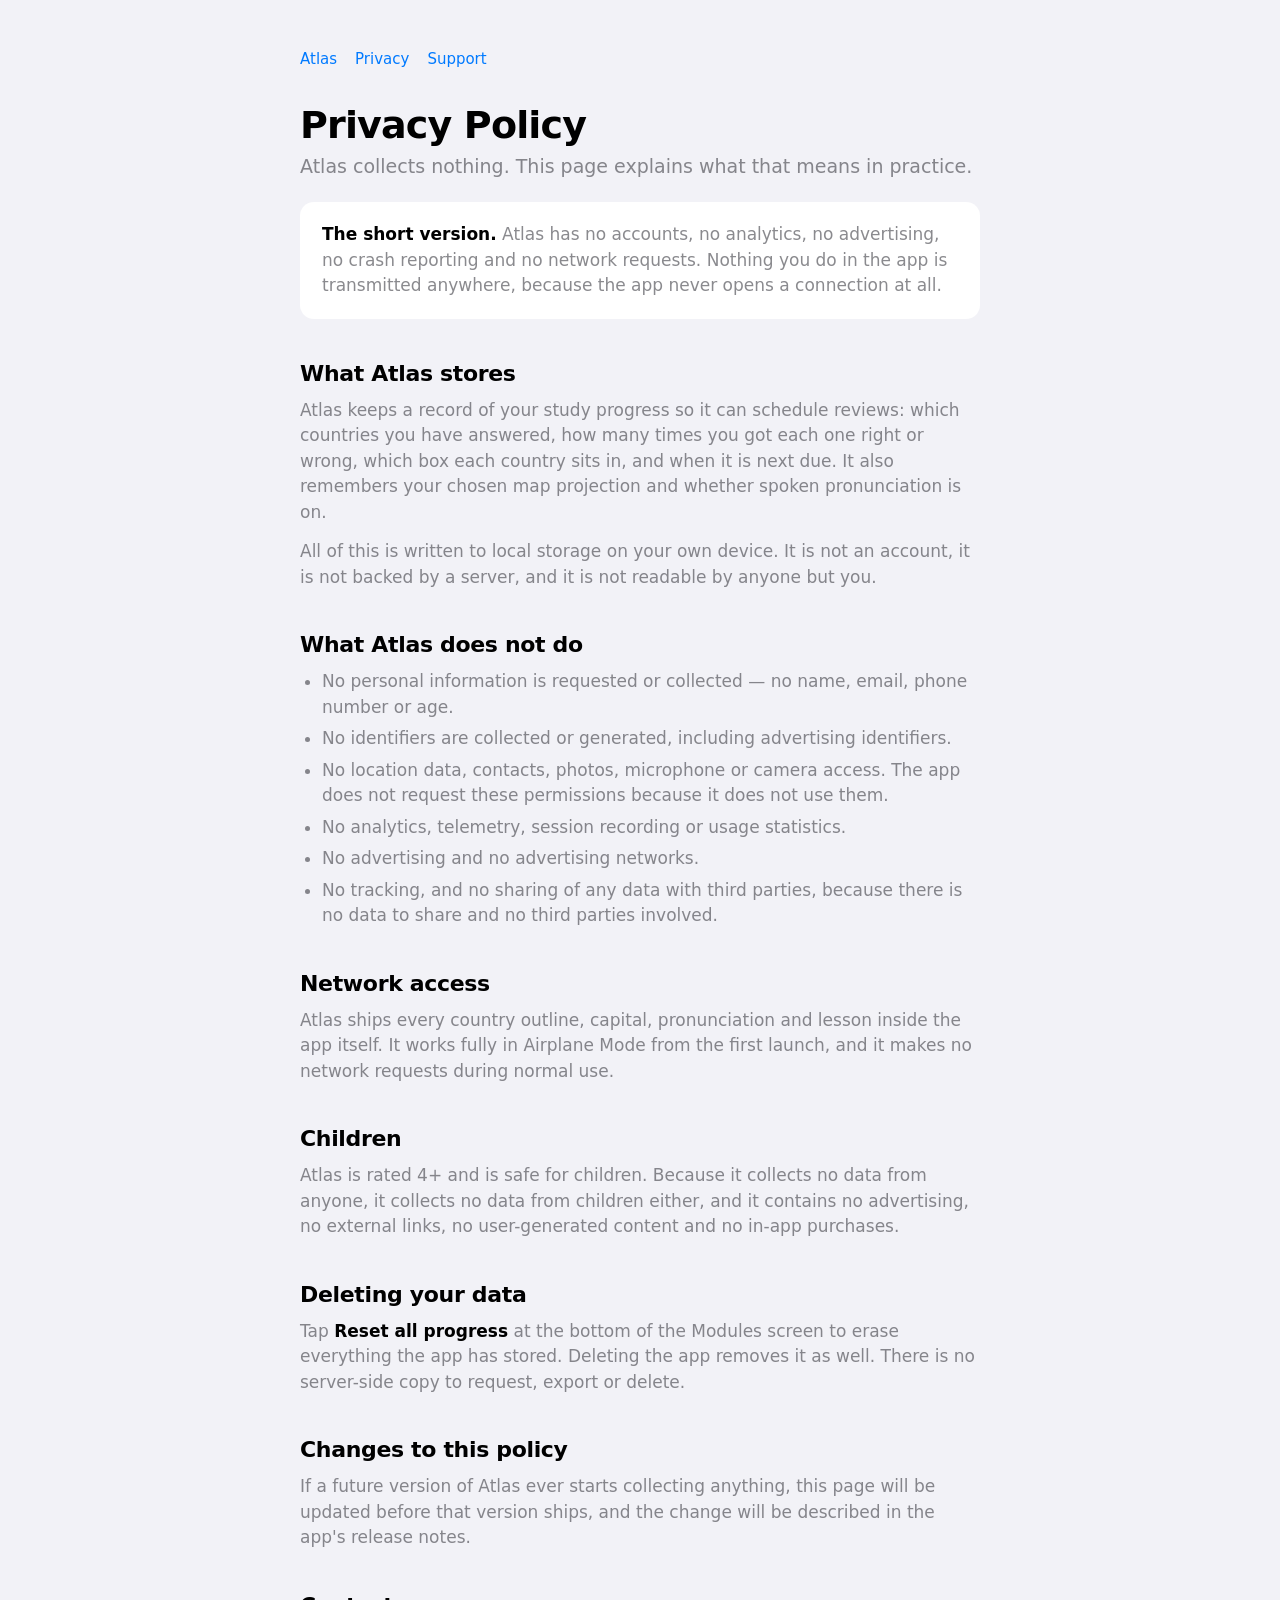
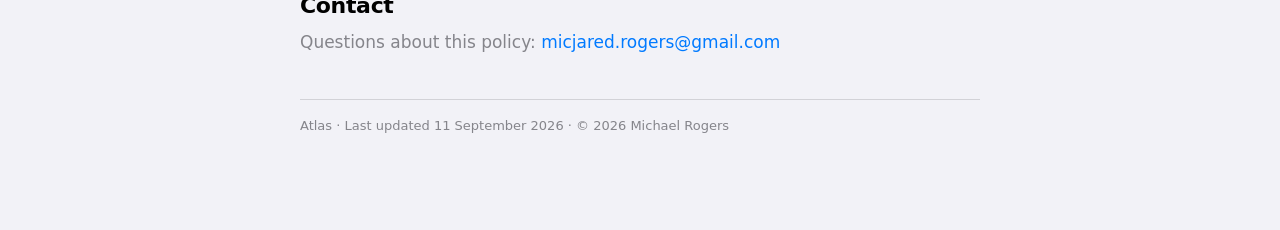
<file: privacy.html>
<!doctype html>
<html lang="en">
<head>
<meta charset="utf-8">
<meta name="viewport" content="width=device-width,initial-scale=1">
<link rel="icon" href="favicon-32.png" sizes="32x32">
<title>Atlas — Privacy Policy</title>
<meta name="color-scheme" content="light dark">
<link rel="stylesheet" href="shared.css">
</head>
<body>
<div class="wrap">
<div class="nav"><a href="./">Atlas</a><a href="privacy.html">Privacy</a><a href="support.html">Support</a></div>

<h1>Privacy Policy</h1>
<p class="lede">Atlas collects nothing. This page explains what that means in practice.</p>

<div class="card">
<p><strong>The short version.</strong> Atlas has no accounts, no analytics, no advertising, no
crash reporting and no network requests. Nothing you do in the app is transmitted anywhere,
because the app never opens a connection at all.</p>
</div>

<h2>What Atlas stores</h2>
<p>Atlas keeps a record of your study progress so it can schedule reviews: which countries you
have answered, how many times you got each one right or wrong, which box each country sits in,
and when it is next due. It also remembers your chosen map projection and whether spoken
pronunciation is on.</p>
<p>All of this is written to local storage on your own device. It is not an account, it is not
backed by a server, and it is not readable by anyone but you.</p>

<h2>What Atlas does not do</h2>
<ul>
<li>No personal information is requested or collected — no name, email, phone number or age.</li>
<li>No identifiers are collected or generated, including advertising identifiers.</li>
<li>No location data, contacts, photos, microphone or camera access. The app does not request
these permissions because it does not use them.</li>
<li>No analytics, telemetry, session recording or usage statistics.</li>
<li>No advertising and no advertising networks.</li>
<li>No tracking, and no sharing of any data with third parties, because there is no data to
share and no third parties involved.</li>
</ul>

<h2>Network access</h2>
<p>Atlas ships every country outline, capital, pronunciation and lesson inside the app itself.
It works fully in Airplane Mode from the first launch, and it makes no network requests during
normal use.</p>

<h2>Children</h2>
<p>Atlas is rated 4+ and is safe for children. Because it collects no data from anyone, it
collects no data from children either, and it contains no advertising, no external links, no
user-generated content and no in-app purchases.</p>

<h2>Deleting your data</h2>
<p>Tap <strong>Reset all progress</strong> at the bottom of the Modules screen to erase
everything the app has stored. Deleting the app removes it as well. There is no server-side
copy to request, export or delete.</p>

<h2>Changes to this policy</h2>
<p>If a future version of Atlas ever starts collecting anything, this page will be updated
before that version ships, and the change will be described in the app's release notes.</p>

<h2>Contact</h2>
<p>Questions about this policy: <a href="mailto:micjared.rogers@gmail.com">micjared.rogers@gmail.com</a></p>

<p class="meta">Atlas · Last updated 11 September 2026 · © 2026 Michael Rogers</p>
</div>
</body>
</html>
</file>
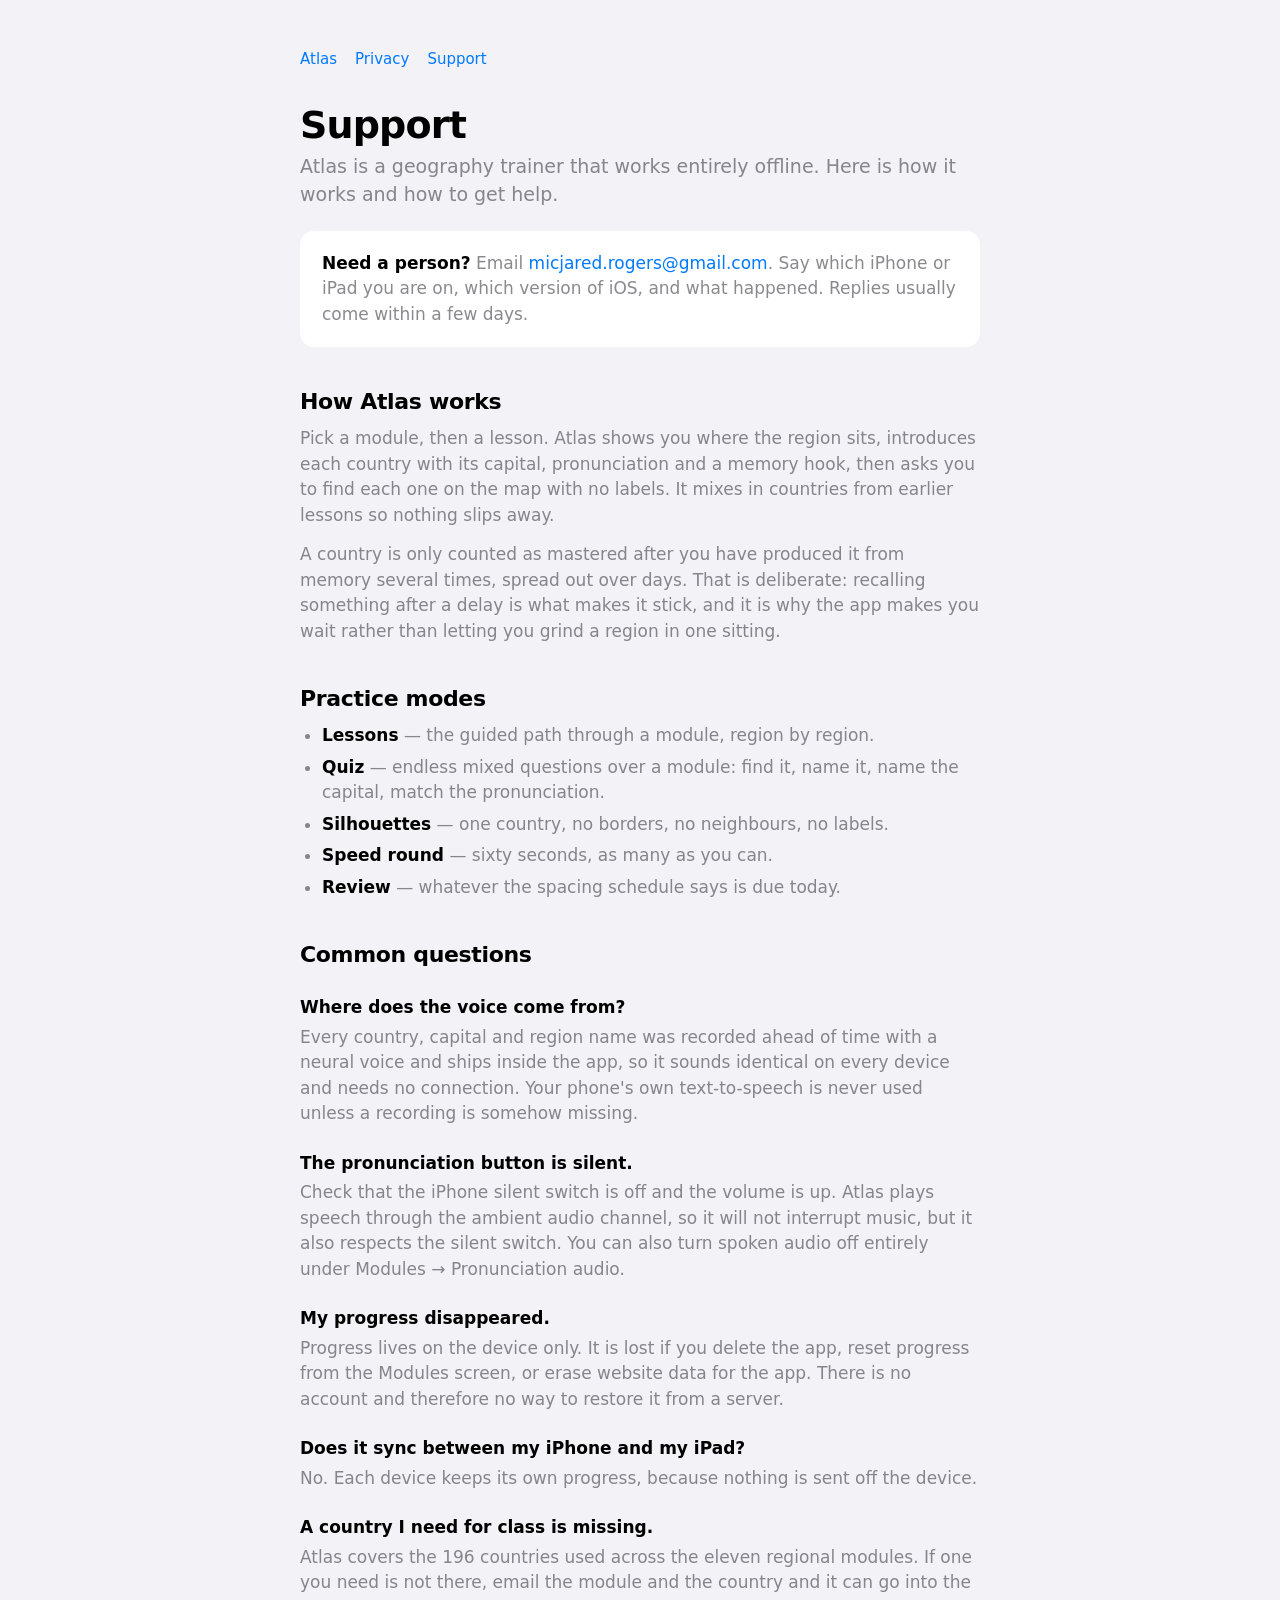
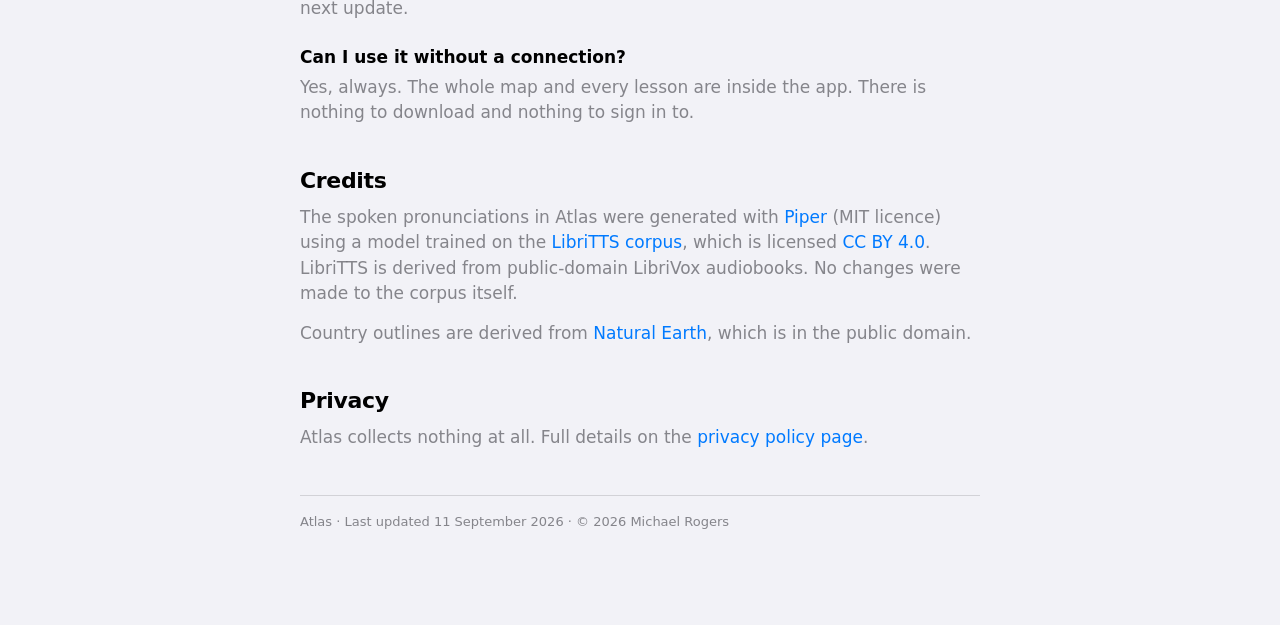
<file: support.html>
<!doctype html>
<html lang="en">
<head>
<meta charset="utf-8">
<meta name="viewport" content="width=device-width,initial-scale=1">
<link rel="icon" href="favicon-32.png" sizes="32x32">
<title>Atlas — Support</title>
<meta name="color-scheme" content="light dark">
<link rel="stylesheet" href="shared.css">
</head>
<body>
<div class="wrap">
<div class="nav"><a href="./">Atlas</a><a href="privacy.html">Privacy</a><a href="support.html">Support</a></div>

<h1>Support</h1>
<p class="lede">Atlas is a geography trainer that works entirely offline. Here is how it works
and how to get help.</p>

<div class="card">
<p><strong>Need a person?</strong> Email
<a href="mailto:micjared.rogers@gmail.com">micjared.rogers@gmail.com</a>. Say which iPhone or
iPad you are on, which version of iOS, and what happened. Replies usually come within a few days.</p>
</div>

<h2>How Atlas works</h2>
<p>Pick a module, then a lesson. Atlas shows you where the region sits, introduces each country
with its capital, pronunciation and a memory hook, then asks you to find each one on the map
with no labels. It mixes in countries from earlier lessons so nothing slips away.</p>
<p>A country is only counted as mastered after you have produced it from memory several times,
spread out over days. That is deliberate: recalling something after a delay is what makes it
stick, and it is why the app makes you wait rather than letting you grind a region in one
sitting.</p>

<h2>Practice modes</h2>
<ul>
<li><strong>Lessons</strong> — the guided path through a module, region by region.</li>
<li><strong>Quiz</strong> — endless mixed questions over a module: find it, name it, name the
capital, match the pronunciation.</li>
<li><strong>Silhouettes</strong> — one country, no borders, no neighbours, no labels.</li>
<li><strong>Speed round</strong> — sixty seconds, as many as you can.</li>
<li><strong>Review</strong> — whatever the spacing schedule says is due today.</li>
</ul>

<h2>Common questions</h2>

<h3>Where does the voice come from?</h3>
<p>Every country, capital and region name was recorded ahead of time with a neural
voice and ships inside the app, so it sounds identical on every device and needs no
connection. Your phone's own text-to-speech is never used unless a recording is
somehow missing.</p>

<h3>The pronunciation button is silent.</h3>
<p>Check that the iPhone silent switch is off and the volume is up. Atlas plays speech through
the ambient audio channel, so it will not interrupt music, but it also respects the silent
switch. You can also turn spoken audio off entirely under Modules → Pronunciation audio.</p>

<h3>My progress disappeared.</h3>
<p>Progress lives on the device only. It is lost if you delete the app, reset progress from the
Modules screen, or erase website data for the app. There is no account and therefore no way to
restore it from a server.</p>

<h3>Does it sync between my iPhone and my iPad?</h3>
<p>No. Each device keeps its own progress, because nothing is sent off the device.</p>

<h3>A country I need for class is missing.</h3>
<p>Atlas covers the 196 countries used across the eleven regional modules. If one you need is
not there, email the module and the country and it can go into the next update.</p>

<h3>Can I use it without a connection?</h3>
<p>Yes, always. The whole map and every lesson are inside the app. There is nothing to download
and nothing to sign in to.</p>

<h2>Credits</h2>
<p>The spoken pronunciations in Atlas were generated with
<a href="https://github.com/rhasspy/piper">Piper</a> (MIT licence) using a model trained on the
<a href="https://www.openslr.org/60/">LibriTTS corpus</a>, which is licensed
<a href="https://creativecommons.org/licenses/by/4.0/">CC BY 4.0</a>. LibriTTS is derived from
public-domain LibriVox audiobooks. No changes were made to the corpus itself.</p>
<p>Country outlines are derived from
<a href="https://www.naturalearthdata.com/">Natural Earth</a>, which is in the public domain.</p>

<h2>Privacy</h2>
<p>Atlas collects nothing at all. Full details on the
<a href="privacy.html">privacy policy page</a>.</p>

<p class="meta">Atlas · Last updated 11 September 2026 · © 2026 Michael Rogers</p>
</div>
</body>
</html>
</file>
<file: shared.css>
:root{--bg:#F2F2F7;--bg2:#fff;--label:#000;--label2:rgba(60,60,67,.6);--sep:rgba(60,60,67,.18);
--blue:#007AFF;--font:-apple-system,BlinkMacSystemFont,"SF Pro Text","Segoe UI",system-ui,sans-serif}
@media (prefers-color-scheme:dark){:root:not([data-theme="light"]){--bg:#000;--bg2:#1C1C1E;
--label:#fff;--label2:rgba(235,235,245,.6);--sep:rgba(84,84,88,.65);--blue:#0A84FF}}
:root[data-theme="dark"]{--bg:#000;--bg2:#1C1C1E;--label:#fff;--label2:rgba(235,235,245,.6);
--sep:rgba(84,84,88,.65);--blue:#0A84FF}
*{box-sizing:border-box}
body{margin:0;background:var(--bg);color:var(--label);font-family:var(--font);
font-size:17px;line-height:1.5;-webkit-font-smoothing:antialiased}
.wrap{max-width:720px;margin:0 auto;padding:48px 20px 80px}
h1{font-size:38px;line-height:1.08;letter-spacing:-.022em;margin:0 0 6px;text-wrap:balance}
h2{font-size:22px;letter-spacing:-.015em;margin:38px 0 8px}
h3{font-size:17px;margin:24px 0 4px}
p,li{color:var(--label2)}
p{margin:0 0 14px}
ul{margin:0 0 14px;padding-left:22px}
li{margin-bottom:6px}
strong{color:var(--label)}
a{color:var(--blue);text-decoration:none}
a:hover{text-decoration:underline}
.lede{font-size:19px;color:var(--label2);margin-bottom:10px}
.card{background:var(--bg2);border-radius:14px;padding:20px 22px;margin:22px 0}
.card p:last-child{margin-bottom:0}
.meta{font-size:13px;color:var(--label2);border-top:.5px solid var(--sep);
margin-top:44px;padding-top:16px}
.nav{display:flex;gap:18px;font-size:15px;margin-bottom:34px}
</file>
